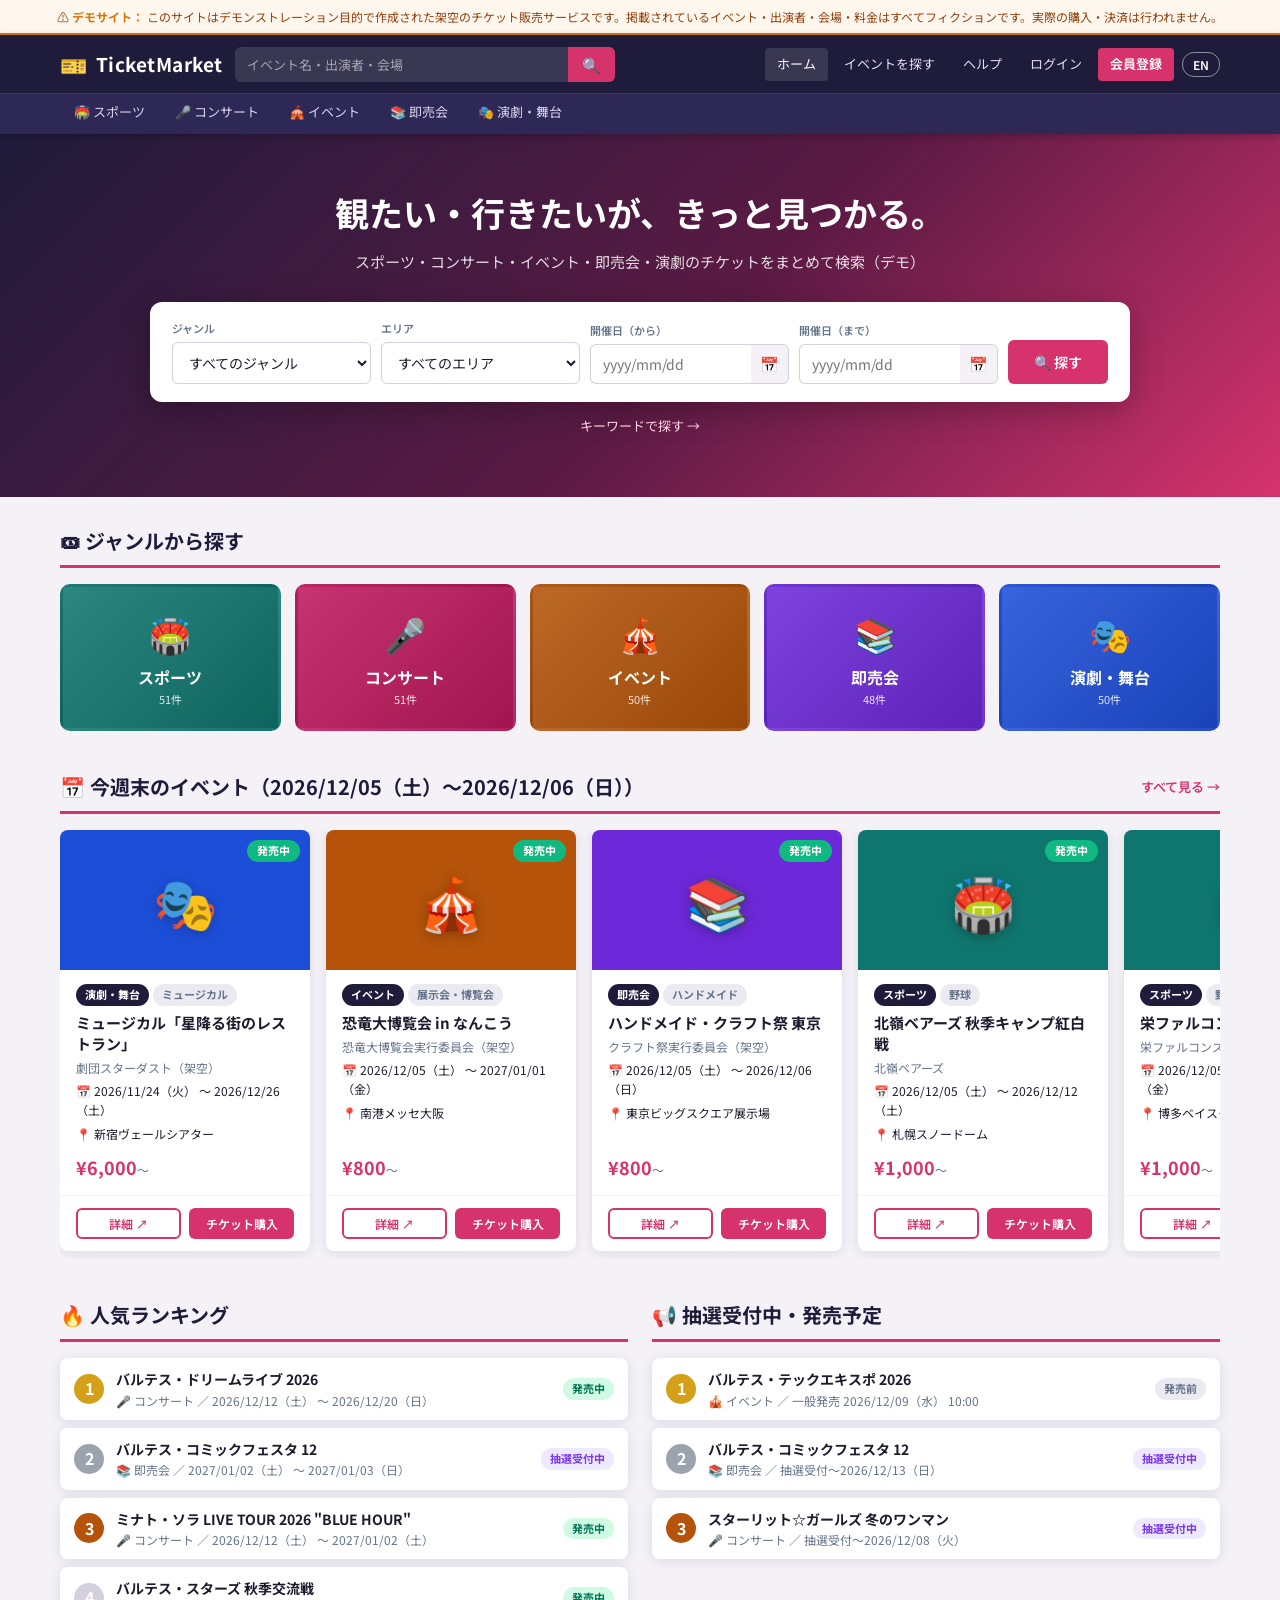
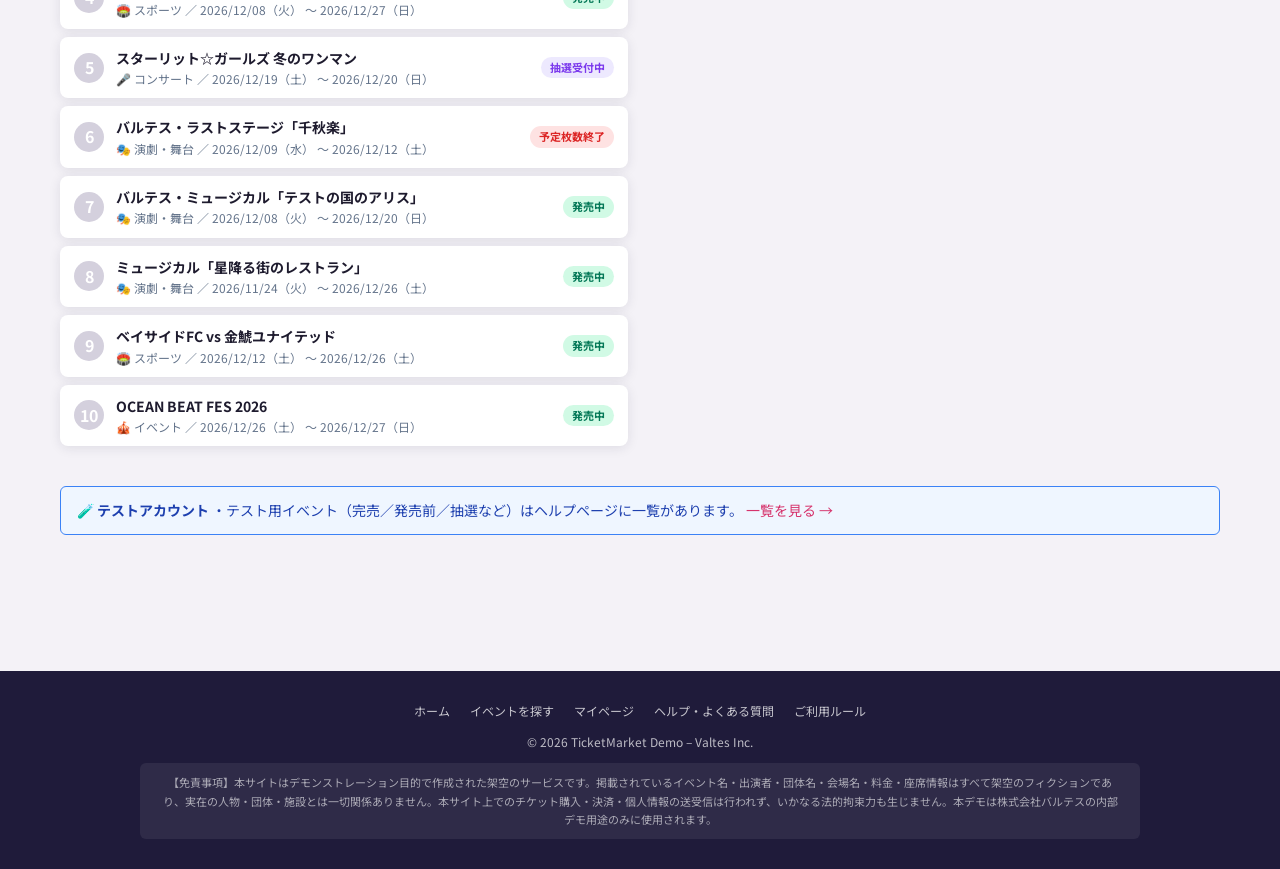
<file: index.html>
<!DOCTYPE html>
<html lang="ja">
<head>
  <meta charset="UTF-8">
  <meta name="viewport" content="width=device-width,initial-scale=1">
  <title>TicketMarket Demo</title>
  <link rel="stylesheet" href="css/style.css">
  <link href="https://fonts.googleapis.com/css2?family=Noto+Sans+JP:wght@400;600;700&display=swap" rel="stylesheet">
</head>
<body>
  <script src="data/master.js"></script>
  <script src="js/app.js"></script>
  <script src="js/i18n.js"></script>
  <script src="js/layout.js"></script>

  <!-- ヒーロー検索 -->
  <section class="hero" id="hero">
    <h1 data-i18n-en="Find tickets for your next experience">観たい・行きたいが、きっと見つかる。</h1>
    <p data-i18n-en="Sports, concerts, events, markets and theater — all in one place (demo)">スポーツ・コンサート・イベント・即売会・演劇のチケットをまとめて検索（デモ）</p>
    <div class="search-box" id="hero-search-box">
      <div class="field">
        <label for="hero-genre" data-i18n-en="Genre">ジャンル</label>
        <select id="hero-genre"><option value="all" data-i18n-en="All Genres">すべてのジャンル</option></select>
      </div>
      <div class="field">
        <label for="hero-area" data-i18n-en="Area">エリア</label>
        <select id="hero-area"><option value="all" data-i18n-en="All Areas">すべてのエリア</option></select>
      </div>
      <div class="field" style="min-width:170px">
        <label for="hero-from" data-i18n-en="Date (from)">開催日（から）</label>
        <div class="date-input-wrap">
          <input type="text" id="hero-from" placeholder="yyyy/mm/dd" maxlength="10" oninput="autoFormatDate(this)">
          <div class="dp-btn" id="hero-from-cal-btn" onclick="openDatePicker('hero-from')">📅</div>
        </div>
      </div>
      <div class="field" style="min-width:170px">
        <label for="hero-to" data-i18n-en="Date (to)">開催日（まで）</label>
        <div class="date-input-wrap">
          <input type="text" id="hero-to" placeholder="yyyy/mm/dd" maxlength="10" oninput="autoFormatDate(this)">
          <div class="dp-btn" id="hero-to-cal-btn" onclick="openDatePicker('hero-to')">📅</div>
        </div>
      </div>
      <button id="btn-hero-search" class="btn btn-primary" style="padding:10px 24px" onclick="heroSearch()" data-i18n-en="🔍 Search">🔍 探す</button>
    </div>
    <div style="margin-top:14px;font-size:13px">
      <a id="link-keyword-search" href="search.html?mode=keyword" style="color:#FFD6E5" data-i18n-en="Search by keyword →">キーワードで探す →</a>
    </div>
  </section>

  <div class="page-wrap">

    <!-- ジャンルから探す -->
    <div class="section" id="section-genres">
      <div class="section-title" data-i18n-en="🎟 Browse by Genre">🎟 ジャンルから探す</div>
      <div class="genre-tiles" id="genre-tiles"></div>
    </div>

    <!-- 今週末のイベント -->
    <div class="section" id="section-weekend">
      <div class="section-title">
        <span id="weekend-title"></span>
        <a class="more" id="link-weekend-more" href="#" data-i18n-en="See all →">すべて見る →</a>
      </div>
      <div class="h-scroll" id="weekend-list"></div>
    </div>

    <div class="two-col" style="margin-bottom:40px">
      <!-- ランキング -->
      <div id="section-ranking">
        <div class="section-title" data-i18n-en="🔥 Popular Ranking">🔥 人気ランキング</div>
        <div class="rank-list" id="rank-list"></div>
      </div>
      <!-- 抽選受付中・発売予定 -->
      <div id="section-notice">
        <div class="section-title" data-i18n-en="📢 Lottery Open / Coming Soon">📢 抽選受付中・発売予定</div>
        <div class="rank-list" id="notice-list"></div>
      </div>
    </div>

    <!-- 最近チェックしたイベント -->
    <div class="section hidden" id="section-history">
      <div class="section-title">
        <span data-i18n-en="👀 Recently Viewed">👀 最近チェックしたイベント</span>
        <a class="more" id="btn-clear-history" href="javascript:void(0)" onclick="clearHistory()" data-i18n-en="Clear history">履歴を消去</a>
      </div>
      <div class="h-scroll" id="history-list"></div>
    </div>

    <div class="alert alert-info" id="demo-info">
      🧪 <strong data-i18n-en="Test accounts">テストアカウント</strong>
      <span data-i18n-en=" and test events (sold-out / coming soon / lottery etc.) are listed on the Help page.">・テスト用イベント（完売／発売前／抽選など）はヘルプページに一覧があります。</span>
      <a id="link-help-accounts" href="help.html#accounts" data-i18n-en="View →">一覧を見る →</a>
    </div>
  </div>

  <script>
    document.addEventListener("DOMContentLoaded", () => {
      buildPage({ title: "", activePage: "home" });
      document.title = I18n.t("TicketMarket Demo｜チケット販売デモサイト", "TicketMarket Demo | Ticketing Demo Site");
      initHeroForm();
      renderGenreTiles();
      renderWeekend();
      renderRanking();
      renderNotice();
      renderHistory();
    });

    function initHeroForm() {
      GENRES.forEach(g => document.getElementById("hero-genre").insertAdjacentHTML("beforeend",
        `<option value="${g.id}">${g.emoji} ${App.genreName(g.id)}</option>`));
      AREAS.forEach(a => document.getElementById("hero-area").insertAdjacentHTML("beforeend",
        `<option value="${a.id}">${App.areaName(a.id)}</option>`));
    }

    function heroSearch() {
      const genre = document.getElementById("hero-genre").value;
      const area  = document.getElementById("hero-area").value;
      const fromRaw = document.getElementById("hero-from").value.trim();
      const toRaw   = document.getElementById("hero-to").value.trim();
      const from = App.parseDateStr(fromRaw), to = App.parseDateStr(toRaw);
      if ((fromRaw && !from) || (toRaw && !to)) { App.showToast(I18n.t("日付は yyyy/mm/dd 形式で入力してください", "Please enter dates as yyyy/mm/dd."), "error"); return; }
      if (from && to && from > to) { App.showToast(I18n.t("開催日（まで）は開催日（から）以降を指定してください", "The end date must be on or after the start date."), "error"); return; }
      const q = new URLSearchParams({ mode: "genredate", genre, area, from, to, run: "1" });
      I18n.go("search.html?" + q.toString());
    }

    function renderGenreTiles() {
      document.getElementById("genre-tiles").innerHTML = GENRES.map(g => {
        const count = EVENTS.filter(e => e.genre === g.id).length;
        return `<div class="genre-tile" id="genre-tile-${g.id}" data-genre="${g.id}" style="background-color:${g.color}"
                  onclick="I18n.go('search.html?mode=genre&genre=${g.id}')">
                  <span class="gt-emoji">${g.emoji}</span>${App.genreName(g.id)}
                  <span class="gt-count">${I18n.t(`${count}件`, `${count} events`)}</span>
                </div>`;
      }).join("");
    }

    // 今週末（直近の土日）。今日が日曜なら今日のみ
    function weekendRange() {
      const t = App.today(), dow = t.getDay();
      const sat = new Date(t); sat.setDate(t.getDate() + (dow === 0 ? -1 : 6 - dow));
      const sun = new Date(sat); sun.setDate(sat.getDate() + 1);
      return { from: App.fmtDate(sat < t ? t : sat), to: App.fmtDate(sun) };
    }

    function renderWeekend() {
      const { from, to } = weekendRange();
      document.getElementById("weekend-title").textContent =
        I18n.t(`📅 今週末のイベント（${App.fmtDateDow(from)}〜${App.fmtDateDow(to)}）`, `📅 This Weekend (${App.fmtDateSlash(from)} - ${App.fmtDateSlash(to)})`);
      document.getElementById("link-weekend-more").href = I18n.urlWith(`search.html?mode=genredate&from=${from}&to=${to}`);
      const list = App.searchEvents({ from, to }).sort((a, b) => b.popularity - a.popularity).slice(0, 10);
      document.getElementById("weekend-list").innerHTML = list.length
        ? list.map(e => eventCardHtml(e, { idPrefix: "weekend-" })).join("")
        : `<div class="alert alert-info">${I18n.t("今週末のイベントはありません。", "No events this weekend.")}</div>`;
    }

    function rankItem(e, i, prefix, meta) {
      const st = App.salesStatus(e);
      return `<div class="rank-item" id="${prefix}-${i + 1}" data-event-id="${e.id}" onclick="I18n.open('event.html?id=${e.id}','_blank')">
                <div class="rank-no">${i + 1}</div>
                <div style="flex:1;min-width:0">
                  <div class="rank-title">${e.title}</div>
                  <div class="rank-meta">${App.genreEmoji(e.genre)} ${App.genreName(e.genre)} ／ ${meta}</div>
                </div>
                <span class="badge ${st.cls}">${st.label}</span>
              </div>`;
    }

    function renderRanking() {
      const list = [...EVENTS].sort((a, b) => b.popularity - a.popularity).slice(0, 10);
      document.getElementById("rank-list").innerHTML = list.map((e, i) => rankItem(e, i, "rank", App.fmtPeriod(e))).join("");
    }

    function renderNotice() {
      const list = EVENTS.filter(e => ["lottery", "before"].includes(App.salesStatus(e).key));
      document.getElementById("notice-list").innerHTML = list.map((e, i) => {
        const st = App.salesStatus(e).key;
        const meta = st === "lottery"
          ? I18n.t(`抽選受付〜${App.fmtDateDow(App.lotteryEndDate(e))}`, `Lottery until ${App.fmtDateSlash(App.lotteryEndDate(e))}`)
          : I18n.t(`一般発売 ${App.fmtDateDow(App.salesStartDate(e))} 10:00`, `On sale ${App.fmtDateSlash(App.salesStartDate(e))} 10:00`);
        return rankItem(e, i, "notice", meta);
      }).join("");
    }

    function renderHistory() {
      const list = App.getHistory();
      if (!list.length) { document.getElementById("section-history").classList.add("hidden"); return; }
      document.getElementById("section-history").classList.remove("hidden");
      document.getElementById("history-list").innerHTML = list.map(e => eventCardHtml(e, { idPrefix: "history-" })).join("");
    }

    function clearHistory() {
      App.clearHistory();
      renderHistory();
      App.showToast(I18n.t("閲覧履歴を消去しました", "Viewing history cleared."), "info");
    }
  </script>
</body>
</html>
</file>
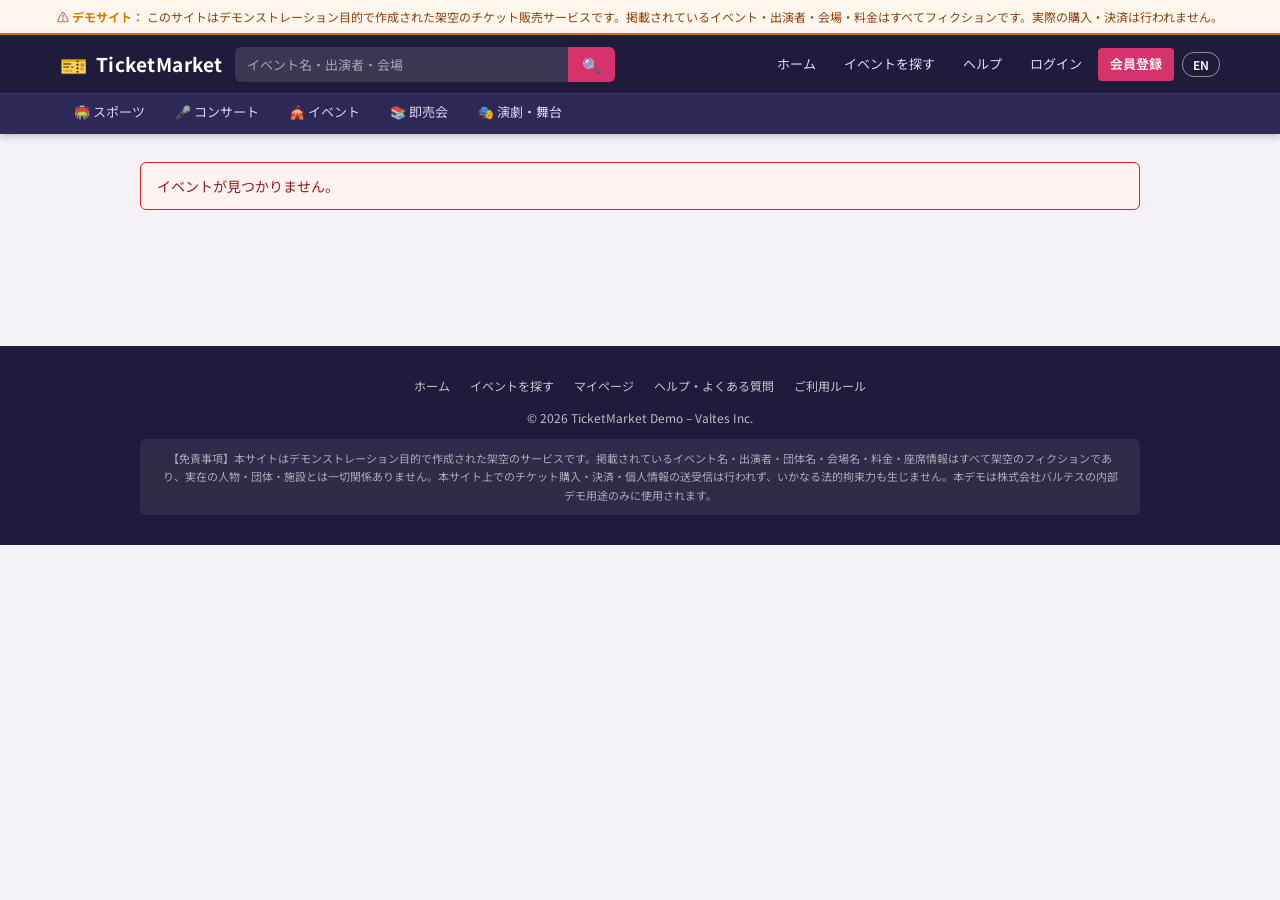
<file: event.html>
<!DOCTYPE html>
<html lang="ja">
<head>
  <meta charset="UTF-8">
  <meta name="viewport" content="width=device-width,initial-scale=1">
  <title>イベント詳細 | TicketMarket Demo</title>
  <link rel="stylesheet" href="css/style.css">
  <link href="https://fonts.googleapis.com/css2?family=Noto+Sans+JP:wght@400;600;700&display=swap" rel="stylesheet">
</head>
<body>
  <script src="data/master.js"></script>
  <script src="js/app.js"></script>
  <script src="js/i18n.js"></script>
  <script src="js/layout.js"></script>

  <div id="event-detail-wrap" class="page-wrap" style="max-width:1040px"></div>

  <script>
    let ev = null;

    document.addEventListener("DOMContentLoaded", () => {
      buildPage({ title: I18n.t("イベント詳細", "Event Details") });
      const id = new URLSearchParams(window.location.search).get("id");
      ev = id && App.getEvent(id);
      if (!ev) {
        document.getElementById("event-detail-wrap").innerHTML =
          `<div class="alert alert-danger" id="event-not-found">${I18n.t("イベントが見つかりません。", "Event not found.")}</div>`;
        return;
      }
      App.addHistory(ev.id);
      window.addEventListener("message", e => {
        if (e.data?.type === "scheduleFrameHeight") {
          const f = document.getElementById("schedule-iframe");
          if (f) f.style.height = (e.data.height + 4) + "px";
        }
      });
      render();
    });

    function render() {
      const e = ev, _t = I18n.t.bind(I18n);
      const st = App.salesStatus(e);
      const isFav = App.isFavorite(e.id);
      const types = App.getTypes(e), seats = App.getSeats(e);
      const venues = [...new Set(e.perfs.map(pf => pf.venue))];
      document.title = `${e.title} | TicketMarket Demo`;

      const buyLabel = { before: _t("発売前", "Coming Soon"), soldout: _t("予定枚数終了", "Sold Out"), closed: _t("受付終了", "Closed"),
                         lottery: _t("抽選に申し込む", "Enter Lottery") }[st.key] || _t("チケットを購入する", "Buy Tickets");
      const buyDisabled = ["before", "soldout", "closed"].includes(st.key);

      const saleInfo = [];
      if (e.saleType === "lottery") {
        saleInfo.push([ "info-lottery-period", _t("抽選受付期間", "Lottery period"), `〜 ${App.fmtDateDow(App.lotteryEndDate(e))} 23:59` ]);
        saleInfo.push([ "info-lottery-result", _t("当落発表", "Results"), `${App.fmtDateDow(App.lotteryResultDate(e))} 15:00` ]);
      }
      if (e.salesStartOffset !== null) saleInfo.push([ "info-sales-start", _t("一般発売日", "On-sale date"), `${App.fmtDateDow(App.salesStartDate(e))} 10:00` ]);

      const notes = [
        _t(`お一人様1申込あたり${e.maxPerOrder}枚まで（同一公演の累計も同様）`, `Up to ${e.maxPerOrder} tickets per order (and per performance in total)`),
        e.cancellable ? _t("キャンセルは公演日の3日前 23:59 まで可能です", "Cancellation is possible until 23:59, 3 days before the performance")
                      : _t("購入後のキャンセル・変更はできません", "No cancellations or changes after purchase"),
        _t("チケットの購入は公演日の前日までです", "Tickets are sold until the day before the performance"),
        e.requireAdult ? _t("子供券のみの購入はできません（大人券が1枚以上必要）", "Child tickets cannot be purchased alone") : null,
        ...e.notes,
      ].filter(Boolean);

      document.getElementById("event-detail-wrap").innerHTML = `
        <div class="breadcrumb" id="breadcrumb">
          <a href="${I18n.urlWith("index.html")}">${_t("ホーム", "Home")}</a><span class="sep">›</span>
          <a href="${I18n.urlWith("search.html?mode=genre&genre=" + e.genre)}" id="bc-genre">${App.genreName(e.genre)}</a><span class="sep">›</span>
          <span>${e.title}</span>
        </div>

        <div class="detail-hero" style="background-color:${App.genreColor(e.genre)}">
          <span class="event-emoji">${App.genreEmoji(e.genre)}</span>
          <span class="tag-ribbon ${st.cls}" id="detail-status-ribbon" data-sales-status="${st.key}" style="font-size:13px;top:16px;right:16px">${st.label}</span>
          <button id="${isFav ? "btn-fav-on" : "btn-fav-off"}" class="btn-fav${isFav ? " on" : ""}" onclick="toggleFav()">${isFav ? _t("♥ お気に入り登録済み", "♥ Saved") : _t("♡ お気に入り", "♡ Favorite")}</button>
        </div>

        <div class="detail-grid">
          <div>
            <div class="event-badges" style="margin-bottom:6px">
              <span class="badge badge-genre" id="detail-genre">${App.genreEmoji(e.genre)} ${App.genreName(e.genre)}</span>
              <span class="badge badge-gray" id="detail-sub">${App.subName(e.sub)}</span>
              ${e.saleType === "lottery" ? `<span class="badge badge-purple" id="detail-lottery-badge">${_t("抽選販売", "Lottery")}</span>` : ""}
              ${e.tags.includes("バルテス") ? `<span class="badge badge-primary">${_t("バルテス（テスト用）", "Valtes (test data)")}</span>` : ""}
            </div>
            <h1 id="event-title" style="font-size:26px;color:var(--accent);line-height:1.4;margin-bottom:4px">${e.title}</h1>
            <div id="event-performer" style="color:var(--gray);margin-bottom:12px">${e.performer}</div>
            <p id="event-desc" style="font-size:15px;line-height:1.8;margin-bottom:18px">${e.desc}</p>
            <dl class="info-list card" style="padding:16px 18px" id="event-info">
              <dt>${_t("開催期間", "Period")}</dt><dd id="info-period">${App.fmtPeriod(e)}（${_t(`全${e.perfs.length}公演`, `${e.perfs.length} performances`)}）</dd>
              <dt>${_t("会場", "Venue")}</dt><dd id="info-venue">${venues.map(v => `${App.venueName(v)} <span class="muted">（${App.getVenue(v).city}）</span>`).join("<br>")}</dd>
              <dt>${_t("エリア", "Area")}</dt><dd id="info-area">${App.eventAreas(e).map(App.areaName).join("・")}</dd>
              <dt>${_t("販売方式", "Sales type")}</dt><dd id="info-sale-type">${e.saleType === "lottery" ? _t("抽選販売", "Lottery") : _t("先着販売", "First come, first served")}</dd>
              ${saleInfo.map(([id, k, v]) => `<dt>${k}</dt><dd id="${id}">${v}</dd>`).join("")}
              <dt>${_t("購入枚数", "Limit")}</dt><dd id="info-max">${_t(`1申込${e.maxPerOrder}枚まで`, `Up to ${e.maxPerOrder} per order`)}</dd>
              <dt>${_t("キャンセル", "Cancellation")}</dt><dd id="info-cancel">${e.cancellable ? _t("公演3日前まで可", "Until 3 days before") : _t("不可", "Not allowed")}</dd>
            </dl>
          </div>

          <div class="buy-box" id="buy-box">
            <div class="muted">${_t("販売状況", "Status")}</div>
            <div style="margin-bottom:10px"><span class="badge ${st.cls}" id="detail-status" data-sales-status="${st.key}" style="font-size:13px">${st.label}</span></div>
            <div class="muted">${_t("料金（税込）", "Price (tax incl.)")}</div>
            <div id="detail-price" style="font-size:24px;font-weight:700;color:var(--primary);margin-bottom:14px">${App.fmtPrice(App.minPrice(e))} 〜 ${App.fmtPrice(App.maxPrice(e))}</div>
            <button id="btn-buy-main" class="btn btn-primary btn-block btn-lg" ${buyDisabled ? "disabled" : ""} onclick="handleBuy('${e.id}')">${buyLabel}</button>
            ${st.key === "before" ? `<div class="alert alert-warn" id="detail-before-msg" style="margin:10px 0 0;font-size:12px">${_t(`一般発売は ${App.fmtDateDow(App.salesStartDate(e))} 10:00 からです`, `On sale from ${App.fmtDateSlash(App.salesStartDate(e))} 10:00`)}</div>` : ""}
            <div class="muted" style="margin-top:8px;text-align:center">${_t("※ 購入にはログインが必要です", "* Login required to purchase")}</div>
          </div>
        </div>

        <!-- 公演カレンダー（iframe） -->
        <div class="card mb-24">
          <div class="card-head">${_t("📅 公演カレンダー", "📅 Performance Calendar")}</div>
          <div style="padding:14px 14px 6px">
            <iframe id="schedule-iframe" src="${I18n.urlWith("schedule-frame.html?id=" + e.id)}" style="width:100%;height:330px;border:none;display:block" scrolling="no" title="${_t("公演カレンダー", "Performance Calendar")}"></iframe>
          </div>
        </div>

        <!-- 公演一覧 -->
        <div class="card mb-24">
          <div class="card-head primary">${_t("🎫 公演一覧・空席状況", "🎫 Performances & Availability")}</div>
          <div class="table-wrap">
            <table class="data-table" id="perf-table">
              <thead><tr>
                <th>${_t("公演日", "Date")}</th><th>${_t("開場／開演", "Doors / Start")}</th><th>${_t("会場", "Venue")}</th>
                <th class="center">${_t("空席", "Avail.")}</th><th></th>
              </tr></thead>
              <tbody id="perf-list">
                ${e.perfs.map(pf => {
                  const av = App.perfAvailability(e, pf);
                  const can = !buyDisabled && av.key !== "soldout" && av.key !== "closed";
                  const txt = { ok: _t("◎ 余裕あり", "◎ Available"), few: _t("△ 残りわずか", "△ Few left"), soldout: _t("× 予定枚数終了", "× Sold out"), closed: _t("- 受付終了", "- Closed") }[av.key];
                  return `<tr data-perf-id="${pf.id}" data-date="${pf.date}" data-start="${pf.start}" data-availability="${av.key}">
                    <td class="perf-date nowrap">${App.fmtDateDow(pf.date)}</td>
                    <td class="perf-time nowrap">${pf.open} ／ <strong>${pf.start}</strong></td>
                    <td class="perf-venue">${App.venueName(pf.venue)}</td>
                    <td class="center perf-avail"><span class="mark mark-${av.key}" style="font-size:13px">${e.saleType === "lottery" && av.key !== "closed" ? _t("抽選受付", "Lottery") : txt}</span></td>
                    <td class="center">${can
                      ? `<button class="btn btn-primary btn-sm" id="btn-perf-${pf.id}" onclick="handleBuy('${e.id}','${pf.id}')">${e.saleType === "lottery" ? _t("申込", "Apply") : _t("選択", "Select")}</button>`
                      : `<span class="muted">-</span>`}</td>
                  </tr>`;
                }).join("")}
              </tbody>
            </table>
          </div>
        </div>

        <!-- 席種・料金 -->
        <div class="card mb-24">
          <div class="card-head">${_t("💴 席種・料金（税込）", "💴 Seats & Prices (tax incl.)")}</div>
          <div class="table-wrap">
            <table class="data-table" id="price-table">
              <thead><tr><th>${_t("席種", "Seat")}</th>${types.map(t => `<th class="num">${App.typeName(t)}</th>`).join("")}</tr></thead>
              <tbody>
                ${seats.map(s => `<tr data-seat="${s.name}">
                  <td class="seat-name" style="font-weight:600">${s.name}</td>
                  ${types.map(t => `<td class="num price-cell" data-seat="${s.name}" data-type="${t}">${s.prices[t] === undefined ? `<span class="muted">${_t("販売なし", "N/A")}</span>` : s.prices[t] === 0 ? _t("無料", "Free") : App.fmtPrice(s.prices[t])}</td>`).join("")}
                </tr>`).join("")}
              </tbody>
            </table>
          </div>
          <div class="muted" style="padding:8px 14px 12px">${_t(`※ 別途システム利用料 ${App.fmtPrice(SYSTEM_FEE)}／枚（有料券のみ）、受取・決済手数料がかかります`, `* A system fee of ${App.fmtPrice(SYSTEM_FEE)} per paid ticket plus pickup/payment fees apply`)}</div>
        </div>

        <!-- 注意事項 -->
        <div class="card mb-24">
          <div class="card-head" style="background:var(--warn)">${_t("⚠️ 注意事項", "⚠️ Notes")}</div>
          <div class="card-body"><ul class="notes-list" id="notes-list">${notes.map(n => `<li>${n}</li>`).join("")}</ul></div>
        </div>
      `;
    }

    function toggleFav() {
      const isFav = App.toggleFavorite(ev.id);
      if (!App.isLoggedIn()) return;
      const btn = document.getElementById(isFav ? "btn-fav-off" : "btn-fav-on");
      btn.id = isFav ? "btn-fav-on" : "btn-fav-off";
      btn.classList.toggle("on", isFav);
      btn.textContent = isFav ? I18n.t("♥ お気に入り登録済み", "♥ Saved") : I18n.t("♡ お気に入り", "♡ Favorite");
      App.showToast(isFav ? I18n.t("お気に入りに追加しました", "Added to favourites") : I18n.t("お気に入りを解除しました", "Removed from favourites"), isFav ? "success" : "info");
    }
  </script>
</body>
</html>
</file>
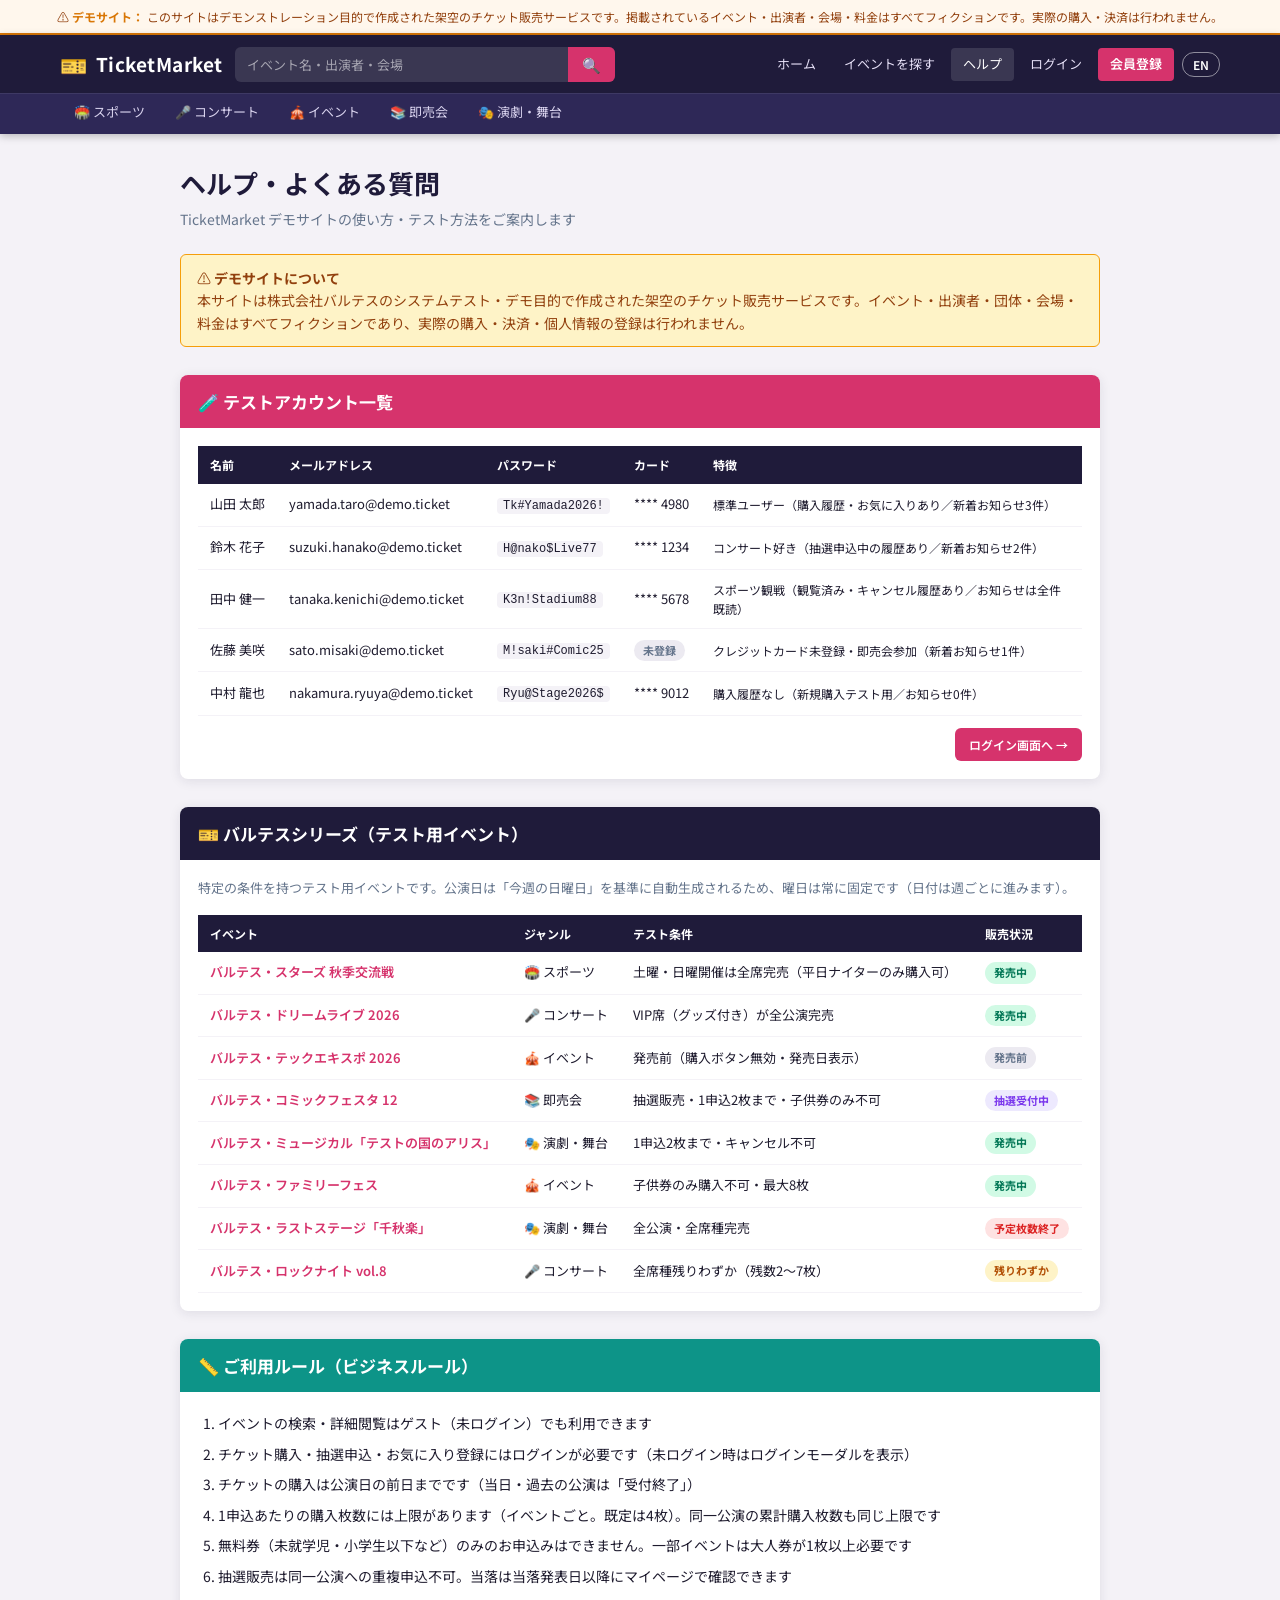
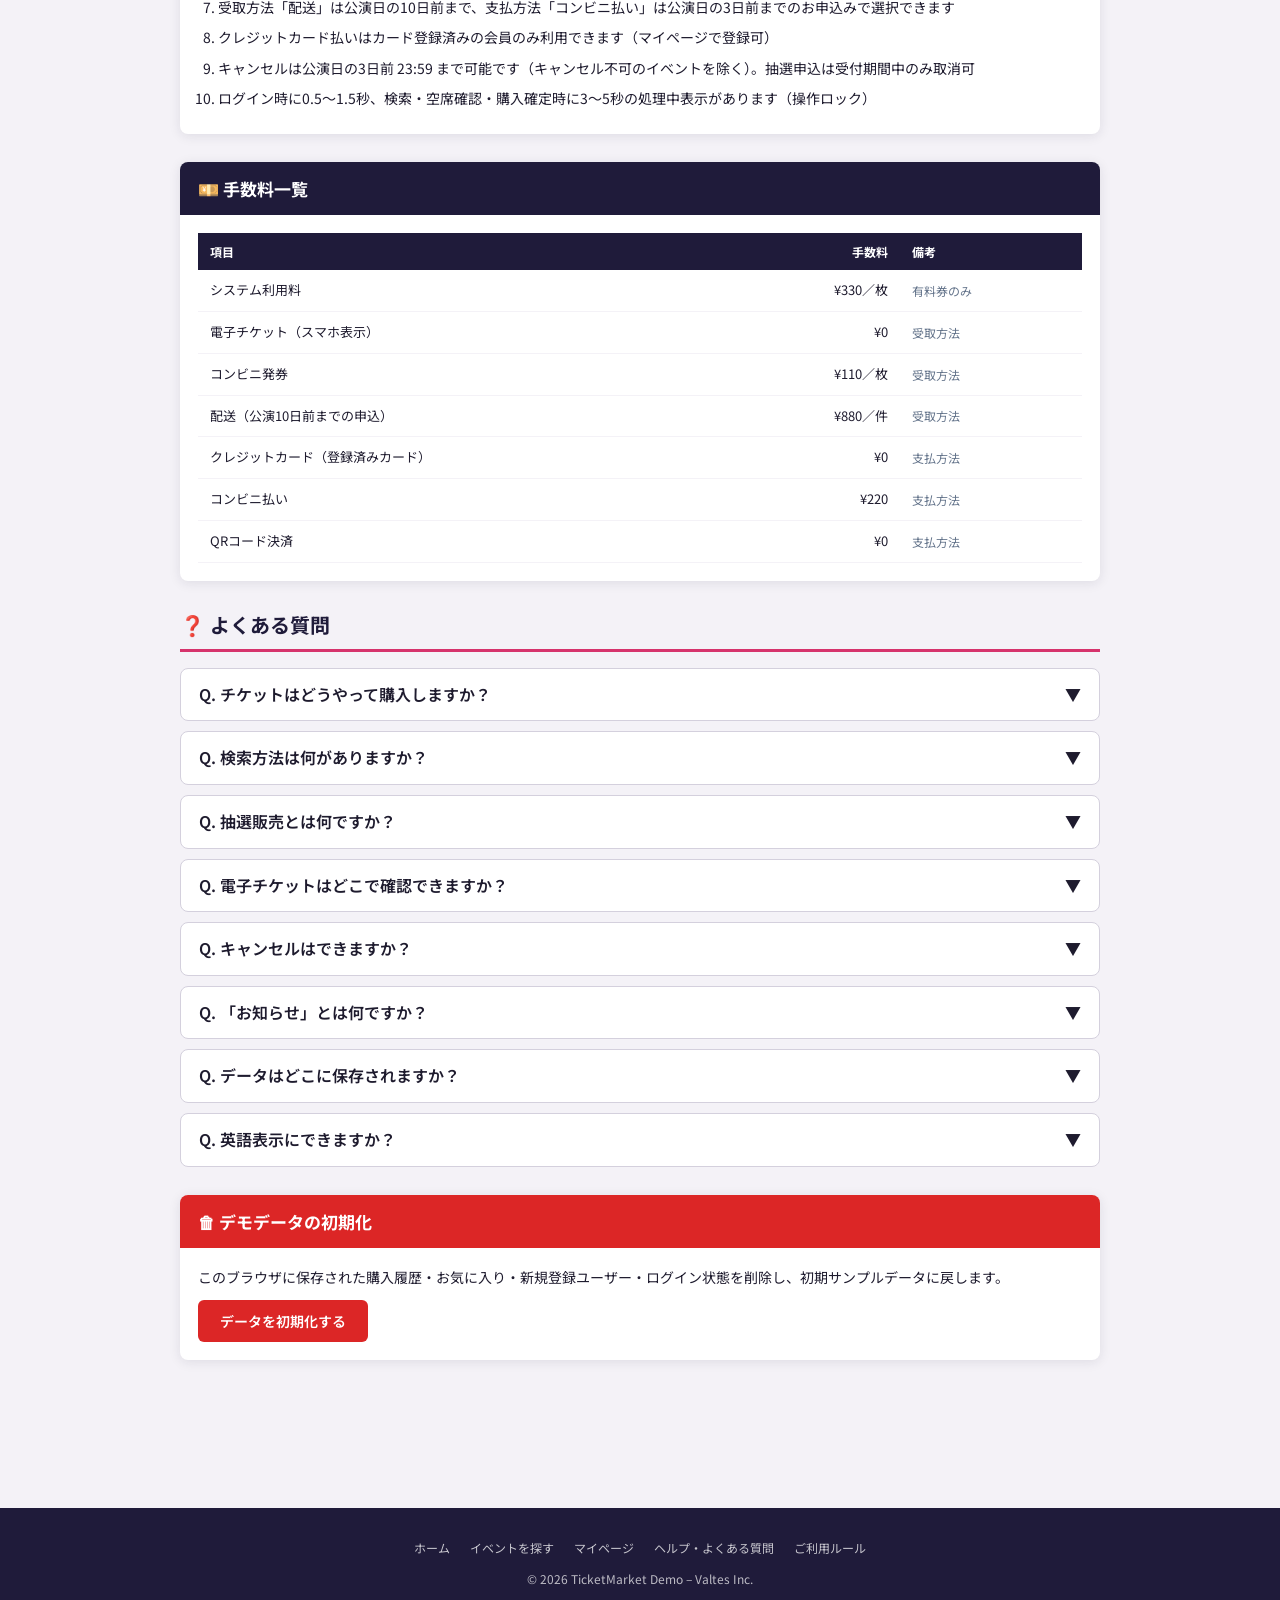
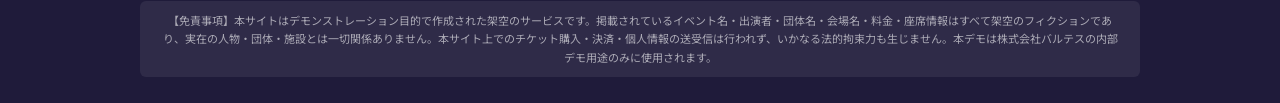
<file: help.html>
<!DOCTYPE html>
<html lang="ja">
<head>
  <meta charset="UTF-8">
  <meta name="viewport" content="width=device-width,initial-scale=1">
  <title>ヘルプ | TicketMarket Demo</title>
  <link rel="stylesheet" href="css/style.css">
  <link href="https://fonts.googleapis.com/css2?family=Noto+Sans+JP:wght@400;600;700&display=swap" rel="stylesheet">
  <style>
    .faq-item { border: 1px solid var(--gray-bd); border-radius: 8px; margin-bottom: 10px; overflow: hidden; background: white; }
    .faq-q { padding: 13px 18px; cursor: pointer; font-weight: 600; display: flex; justify-content: space-between; align-items: center; }
    .faq-q:hover { background: var(--light-bg); }
    .faq-a { padding: 13px 18px; background: var(--gray-lt); font-size: 14px; color: var(--text); line-height: 1.7; display: none; }
    .faq-item.open .faq-a { display: block; }
    .faq-item.open .faq-q { background: var(--light-bg); color: var(--primary); }
    .help-section { margin-bottom: 28px; }
    code { background: var(--gray-lt); padding: 1px 6px; border-radius: 4px; font-size: 12px; }
  </style>
</head>
<body>
  <script src="data/master.js"></script>
  <script src="js/app.js"></script>
  <script src="js/i18n.js"></script>
  <script src="js/layout.js"></script>

  <div class="page-wrap" style="max-width:960px">
    <div class="page-title" data-i18n-en="Help &amp; FAQ">ヘルプ・よくある質問</div>
    <div class="page-subtitle" data-i18n-en="How to use and test the TicketMarket demo site">TicketMarket デモサイトの使い方・テスト方法をご案内します</div>

    <div class="alert alert-warn help-section">
      ⚠️ <strong data-i18n-en="About This Demo Site">デモサイトについて</strong><br>
      <span data-i18n-en="This is a fictitious ticketing service created by Valtes Inc. for system testing and demonstrations. All events, performers, organizations, venues and prices are fictional. No actual purchases, payments or personal data registrations are made.">本サイトは株式会社バルテスのシステムテスト・デモ目的で作成された架空のチケット販売サービスです。イベント・出演者・団体・会場・料金はすべてフィクションであり、実際の購入・決済・個人情報の登録は行われません。</span>
    </div>

    <!-- テストアカウント -->
    <div class="card help-section">
      <div class="card-head primary"><h2 style="font-size:17px" id="accounts" data-i18n-en="🧪 Test Accounts">🧪 テストアカウント一覧</h2></div>
      <div class="card-body table-wrap">
        <table class="data-table" id="account-table" style="min-width:720px">
          <thead><tr>
            <th data-i18n-en="Name">名前</th><th data-i18n-en="Email">メールアドレス</th><th data-i18n-en="Password">パスワード</th>
            <th data-i18n-en="Card">カード</th><th data-i18n-en="Notes">特徴</th>
          </tr></thead>
          <tbody id="account-list"></tbody>
        </table>
        <div style="text-align:right;margin-top:12px"><a href="login.html" id="link-login" class="btn btn-primary btn-sm" data-i18n-en="Go to Log In →">ログイン画面へ →</a></div>
      </div>
    </div>

    <!-- テスト用イベント -->
    <div class="card help-section">
      <div class="card-head"><h2 style="font-size:17px" id="test-events" data-i18n-en="🎫 Valtes Series Events (Test Data)">🎫 バルテスシリーズ（テスト用イベント）</h2></div>
      <div class="card-body table-wrap">
        <p class="muted mb-16" style="font-size:13px" data-i18n-en="Events with specific conditions for testing. Performance dates are generated relative to Sunday of the current week, so weekdays stay fixed.">
          特定の条件を持つテスト用イベントです。公演日は「今週の日曜日」を基準に自動生成されるため、曜日は常に固定です（日付は週ごとに進みます）。
        </p>
        <table class="data-table" id="test-event-table" style="min-width:640px">
          <thead><tr><th data-i18n-en="Event">イベント</th><th data-i18n-en="Genre">ジャンル</th><th data-i18n-en="Test condition">テスト条件</th><th data-i18n-en="Status">販売状況</th></tr></thead>
          <tbody id="test-event-list"></tbody>
        </table>
      </div>
    </div>

    <!-- ご利用ルール -->
    <div class="card help-section">
      <div class="card-head" style="background:var(--success)"><h2 style="font-size:17px" id="rules" data-i18n-en="📏 Business Rules">📏 ご利用ルール（ビジネスルール）</h2></div>
      <div class="card-body">
        <ol class="notes-list" id="rules-list" style="font-size:14px;line-height:1.9"></ol>
      </div>
    </div>

    <!-- 手数料 -->
    <div class="card help-section">
      <div class="card-head"><h2 style="font-size:17px" id="fees" data-i18n-en="💴 Fees">💴 手数料一覧</h2></div>
      <div class="card-body table-wrap">
        <table class="data-table" id="fee-table">
          <thead><tr><th data-i18n-en="Item">項目</th><th class="num" data-i18n-en="Fee">手数料</th><th data-i18n-en="Notes">備考</th></tr></thead>
          <tbody id="fee-list"></tbody>
        </table>
      </div>
    </div>

    <!-- FAQ -->
    <div class="help-section">
      <div class="section-title" id="faq" data-i18n-en="❓ FAQ">❓ よくある質問</div>
      <div id="faq-list"></div>
    </div>

    <!-- データリセット -->
    <div class="card help-section">
      <div class="card-head" style="background:var(--danger)"><h2 style="font-size:17px" id="reset" data-i18n-en="🗑 Reset Demo Data">🗑 デモデータの初期化</h2></div>
      <div class="card-body">
        <p style="font-size:14px;margin-bottom:12px" data-i18n-en="Clears purchases, favourites, registered users and the login session stored in this browser, and restores the initial sample data.">
          このブラウザに保存された購入履歴・お気に入り・新規登録ユーザー・ログイン状態を削除し、初期サンプルデータに戻します。
        </p>
        <button id="btn-reset-data" class="btn btn-danger" onclick="resetData()" data-i18n-en="Reset Data">データを初期化する</button>
      </div>
    </div>
  </div>

  <script>
    document.addEventListener("DOMContentLoaded", () => {
      buildPage({ title: I18n.t("ヘルプ", "Help"), activePage: "help" });
      renderAccounts();
      renderTestEvents();
      renderRules();
      renderFees();
      renderFaq();
      if (location.hash) document.querySelector(location.hash)?.scrollIntoView();
    });

    function renderAccounts() {
      document.getElementById("account-list").innerHTML = USERS.map(u => `
        <tr data-user-id="${u.id}">
          <td class="account-name nowrap">${u.name}</td>
          <td class="account-email">${u.email}</td>
          <td class="account-password"><code>${u.password}</code></td>
          <td class="account-card nowrap">${u.card ? "**** " + u.card : `<span class="badge badge-gray">${I18n.t("未登録", "None")}</span>`}</td>
          <td class="account-note" style="font-size:12px">${u.note}</td>
        </tr>`).join("");
    }

    function renderTestEvents() {
      const cond = {
        e001: I18n.t("土曜・日曜開催は全席完売（平日ナイターのみ購入可）", "Weekend games sold out (weekday only)"),
        e002: I18n.t("VIP席（グッズ付き）が全公演完売", "VIP seats sold out for all shows"),
        e003: I18n.t("発売前（購入ボタン無効・発売日表示）", "Coming soon (buy disabled)"),
        e004: I18n.t("抽選販売・1申込2枚まで・子供券のみ不可", "Lottery, max 2, adult required"),
        e005: I18n.t("1申込2枚まで・キャンセル不可", "Max 2 per order, non-cancellable"),
        e006: I18n.t("子供券のみ購入不可・最大8枚", "Adult ticket required, max 8"),
        e007: I18n.t("全公演・全席種完売", "All performances sold out"),
        e008: I18n.t("全席種残りわずか（残数2〜7枚）", "Few seats left (2-7)"),
      };
      document.getElementById("test-event-list").innerHTML = EVENTS.filter(e => e.tags.includes("バルテス")).map(e => {
        const st = App.salesStatus(e);
        return `<tr data-event-id="${e.id}">
          <td><a href="${I18n.urlWith("event.html?id=" + e.id)}" target="_blank" id="help-event-${e.id}" style="font-weight:600">${e.title}</a></td>
          <td class="nowrap">${App.genreEmoji(e.genre)} ${App.genreName(e.genre)}</td>
          <td style="font-size:13px">${cond[e.id] || ""}</td>
          <td><span class="badge ${st.cls}">${st.label}</span></td></tr>`;
      }).join("");
    }

    function renderRules() {
      const rules = [
        I18n.t("イベントの検索・詳細閲覧はゲスト（未ログイン）でも利用できます", "Searching and viewing events is available to guests"),
        I18n.t("チケット購入・抽選申込・お気に入り登録にはログインが必要です（未ログイン時はログインモーダルを表示）", "Purchases, lottery entries and favourites require login"),
        I18n.t("チケットの購入は公演日の前日までです（当日・過去の公演は「受付終了」）", "Tickets are sold until the day before the performance"),
        I18n.t("1申込あたりの購入枚数には上限があります（イベントごと。既定は4枚）。同一公演の累計購入枚数も同じ上限です", "Each event has a per-order limit (default 4), which also applies cumulatively per performance"),
        I18n.t("無料券（未就学児・小学生以下など）のみのお申込みはできません。一部イベントは大人券が1枚以上必要です", "Free tickets cannot be ordered alone; some events require an adult ticket"),
        I18n.t("抽選販売は同一公演への重複申込不可。当落は当落発表日以降にマイページで確認できます", "Only one lottery entry per performance. Results appear on My Page after the results date"),
        I18n.t("受取方法「配送」は公演日の10日前まで、支払方法「コンビニ払い」は公演日の3日前までのお申込みで選択できます", "Delivery requires 10+ days, convenience store payment requires 3+ days before the performance"),
        I18n.t("クレジットカード払いはカード登録済みの会員のみ利用できます（マイページで登録可）", "Credit card payment requires a registered card (register on My Page)"),
        I18n.t("キャンセルは公演日の3日前 23:59 まで可能です（キャンセル不可のイベントを除く）。抽選申込は受付期間中のみ取消可", "Cancellation is possible until 23:59, 3 days before the performance (except non-cancellable events)"),
        I18n.t("ログイン時に0.5〜1.5秒、検索・空席確認・購入確定時に3〜5秒の処理中表示があります（操作ロック）", "Login shows a 0.5-1.5 second loading overlay; search, availability checks and purchase show 3-5 seconds"),
      ];
      document.getElementById("rules-list").innerHTML = rules.map((r, i) => `<li id="rule-${i + 1}">${r}</li>`).join("");
    }

    function renderFees() {
      const rows = [
        [I18n.t("システム利用料", "System fee"), `${App.fmtPrice(SYSTEM_FEE)}${I18n.t("／枚", "/ticket")}`, I18n.t("有料券のみ", "Paid tickets only")],
        ...RECEIVE_METHODS.map(r => [I18n.t(r.name, r.en), r.feePerTicket ? `${App.fmtPrice(r.feePerTicket)}${I18n.t("／枚", "/ticket")}` : r.feePerOrder ? `${App.fmtPrice(r.feePerOrder)}${I18n.t("／件", "/order")}` : App.fmtPrice(0), I18n.t("受取方法", "Pickup")]),
        ...PAYMENT_METHODS.map(m => [I18n.t(m.name, m.en), App.fmtPrice(m.fee), I18n.t("支払方法", "Payment")]),
      ];
      document.getElementById("fee-list").innerHTML = rows.map(r => `<tr><td>${r[0]}</td><td class="num">${r[1]}</td><td class="muted">${r[2]}</td></tr>`).join("");
    }

    function renderFaq() {
      const faqs = [
        [I18n.t("チケットはどうやって購入しますか？", "How do I buy tickets?"),
         I18n.t("イベント一覧または詳細画面の「チケット購入」→ 公演を選択して「空席状況を確認」→ 席種・券種ごとの枚数を選択 → 購入者情報・受取方法・支払方法を入力 → 内容確認 → 購入確定、の流れです。", "Buy Tickets → choose a performance → Check Availability → select seat and quantities → enter buyer info, pickup and payment → confirm.")],
        [I18n.t("検索方法は何がありますか？", "What search options are there?"),
         I18n.t("「ジャンル・日付で探す」「ジャンルで探す」「キーワードで探す」の3種類です。結果は販売状況で絞り込み、開催日・料金・人気で並び替えできます。", "Genre & Date, Genre only, and Keyword. Results can be filtered by status and sorted by date, price or popularity.")],
        [I18n.t("抽選販売とは何ですか？", "What is a lottery sale?"),
         I18n.t("受付期間内に申し込み、当落発表日に結果が決まる販売方式です。当選した場合のみ決済されます（デモでは当落は自動判定）。", "You apply during the entry period and the results are decided on the results date. Payment occurs only if you win (auto-decided in this demo).")],
        [I18n.t("電子チケットはどこで確認できますか？", "Where can I see my e-tickets?"),
         I18n.t("マイページの「購入チケット」タブで「チケット表示」を押すと、QRコード（デモ）と座席・整理番号を表示します。", 'My Page → My Tickets → "Show Ticket" displays a demo QR code and seat/entry number.')],
        [I18n.t("キャンセルはできますか？", "Can I cancel?"),
         I18n.t("公演日の3日前 23:59 までマイページからキャンセルできます。「キャンセル不可」と記載のイベントはキャンセルできません。", "Yes, until 23:59 three days before the performance, except for non-cancellable events.")],
        [I18n.t("「お知らせ」とは何ですか？", "What are Notices?"),
         I18n.t("キャンペーンや購入・抽選・キャンセルなどのお知らせが届きます。ヘッダーの「🔔 お知らせ」またはマイページの「お知らせ」タブで確認できます。未読のお知らせがあるとお知らせ画面を開いたときに新着モーダルが表示され、「見る」で開封（既読）になります。", 'Campaign, purchase, lottery and cancellation messages are delivered here. Open them from "🔔 Notices" in the header or the Notices tab on My Page. If you have unread notices, a popup appears when you open Notices; "View" opens (marks as read) the notice.')],
        [I18n.t("データはどこに保存されますか？", "Where is data stored?"),
         I18n.t("ブラウザの localStorage（tm_ で始まるキー）に保存されます。ヘルプ下部の「データを初期化する」で初期状態に戻せます。", "In the browser's localStorage (keys starting with tm_). Use \"Reset Data\" below to restore the initial state.")],
        [I18n.t("英語表示にできますか？", "Is English available?"),
         I18n.t("ヘッダーの「EN」ボタン、またはURLに ?lang=en を付けると英語表示になります。", 'Use the "EN" button in the header or add ?lang=en to the URL.')],
      ];
      document.getElementById("faq-list").innerHTML = faqs.map(([q, a], i) => `
        <div class="faq-item" id="faq-${i + 1}">
          <div class="faq-q" onclick="this.parentElement.classList.toggle('open')">Q. ${q}<span>▼</span></div>
          <div class="faq-a">A. ${a}</div>
        </div>`).join("");
    }

    function resetData() {
      if (!confirm(I18n.t("デモデータを初期化しますか？\nこのブラウザの購入履歴・お気に入り・ログイン状態がリセットされます。", "Reset demo data?\nPurchases, favourites and login state in this browser will be cleared."))) return;
      Object.keys(localStorage).filter(k => k.startsWith("tm_")).forEach(k => localStorage.removeItem(k));
      sessionStorage.removeItem("tm_redirect_after_login");
      App.showToast(I18n.t("デモデータを初期化しました", "Demo data has been reset."), "success");
      setTimeout(() => location.reload(), 600);
    }
  </script>
</body>
</html>
</file>
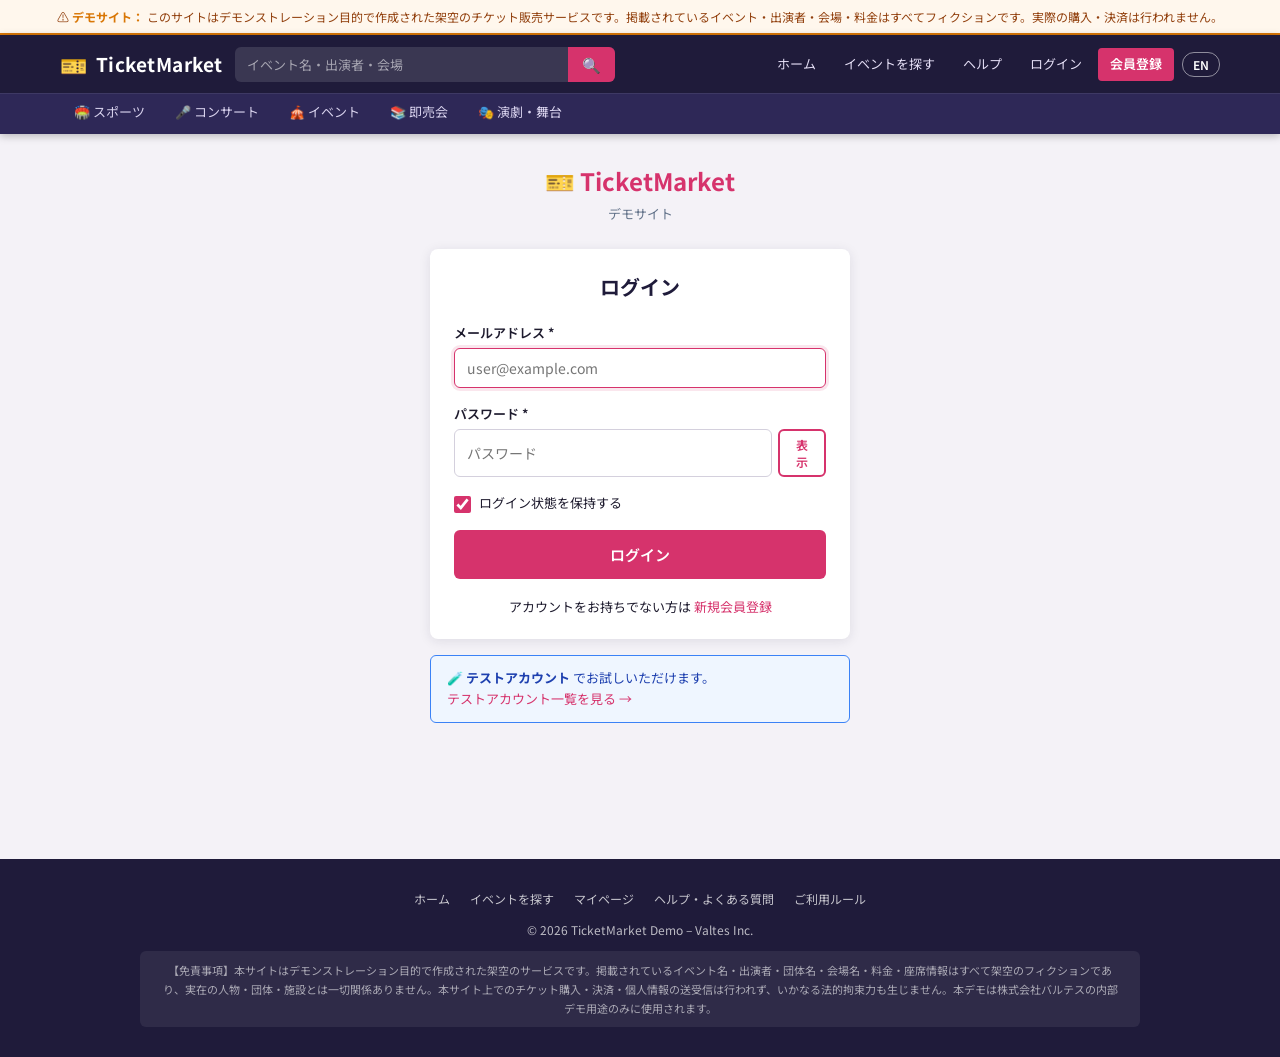
<file: login.html>
<!DOCTYPE html>
<html lang="ja">
<head>
  <meta charset="UTF-8">
  <meta name="viewport" content="width=device-width,initial-scale=1">
  <title>ログイン | TicketMarket Demo</title>
  <link rel="stylesheet" href="css/style.css">
  <link href="https://fonts.googleapis.com/css2?family=Noto+Sans+JP:wght@400;600;700&display=swap" rel="stylesheet">
</head>
<body>
  <script src="data/master.js"></script>
  <script src="js/app.js"></script>
  <script src="js/i18n.js"></script>
  <script src="js/layout.js"></script>

  <div class="page-wrap" style="max-width:460px">
    <div style="text-align:center;margin-bottom:24px">
      <a href="index.html" style="font-size:24px;font-weight:700;color:var(--primary);text-decoration:none">🎫 TicketMarket</a>
      <div class="muted" style="font-size:13px;margin-top:4px" data-i18n-en="Demo Site">デモサイト</div>
    </div>

    <div class="form-section">
      <h2 style="font-size:20px;color:var(--accent);margin-bottom:20px;text-align:center" data-i18n-en="Log In">ログイン</h2>

      <div id="login-err" class="alert alert-danger hidden"></div>

      <div class="form-group mb-16" id="g-email">
        <label for="email" data-i18n-en="Email Address *">メールアドレス *</label>
        <input type="email" id="email" placeholder="user@example.com" autocomplete="email" onkeydown="if(event.key==='Enter')doLogin()">
        <span class="error-msg" data-i18n-en="Please enter your email address">メールアドレスを入力してください</span>
      </div>
      <div class="form-group mb-16" id="g-pw">
        <label for="password" data-i18n-en="Password *">パスワード *</label>
        <div style="display:flex;gap:6px">
          <input type="password" id="password" placeholder="パスワード" data-i18n-ph-en="Password" onkeydown="if(event.key==='Enter')doLogin()">
          <button type="button" id="btn-toggle-pw" class="btn btn-secondary btn-sm" onclick="togglePw()" data-i18n-en="Show">表示</button>
        </div>
        <span class="error-msg" data-i18n-en="Please enter your password">パスワードを入力してください</span>
      </div>
      <label class="check-line mb-16" style="font-size:13px"><input type="checkbox" id="remember-me" checked>
        <span data-i18n-en="Keep me logged in">ログイン状態を保持する</span></label>

      <button id="btn-login" class="btn btn-primary btn-block btn-lg" onclick="doLogin()" data-i18n-en="Log In">ログイン</button>

      <p style="text-align:center;font-size:13px;margin-top:18px">
        <span data-i18n-en="New here?">アカウントをお持ちでない方は</span>
        <a href="register.html" id="link-register" data-i18n-en="Sign Up">新規会員登録</a>
      </p>
    </div>

    <div class="alert alert-info mt-16" style="font-size:13px">
      🧪 <strong data-i18n-en="Test Accounts">テストアカウント</strong><span data-i18n-en=" are available for testing."> でお試しいただけます。</span><br>
      <a href="help.html#accounts" id="link-test-accounts" data-i18n-en="View Test Accounts →">テストアカウント一覧を見る →</a>
    </div>
  </div>

  <script>
    document.addEventListener("DOMContentLoaded", () => {
      buildPage({ title: I18n.t("ログイン", "Log In") });
      if (App.isLoggedIn()) { I18n.go("mypage.html"); return; }
      document.getElementById("email").focus();
    });

    function togglePw() {
      const pw = document.getElementById("password");
      const show = pw.type === "password";
      pw.type = show ? "text" : "password";
      document.getElementById("btn-toggle-pw").textContent = show ? I18n.t("隠す", "Hide") : I18n.t("表示", "Show");
    }

    function doLogin() {
      const email = document.getElementById("email").value.trim();
      const pw = document.getElementById("password").value;
      const errEl = document.getElementById("login-err");
      document.getElementById("g-email").classList.toggle("has-error", !email);
      document.getElementById("g-pw").classList.toggle("has-error", !pw);
      errEl.classList.add("hidden");
      if (!email || !pw) return;

      App.showLoading(I18n.t("ログイン中...", "Logging in..."));
      setTimeout(() => {
        App.hideLoading();
        const res = App.login(email, pw);
        if (!res.ok) { errEl.textContent = res.msg; errEl.classList.remove("hidden"); return; }
        App.showToast(I18n.t(`ようこそ、${res.user.name}さん！`, `Welcome, ${res.user.name}!`), "success");
        const redir = sessionStorage.getItem("tm_redirect_after_login");
        sessionStorage.removeItem("tm_redirect_after_login");
        setTimeout(() => { if (redir) window.location.href = redir; else I18n.go("mypage.html"); }, 500);
      }, App.loadingDelay(500, 1500));  // ログインは0.5〜1.5秒
    }
  </script>
</body>
</html>
</file>
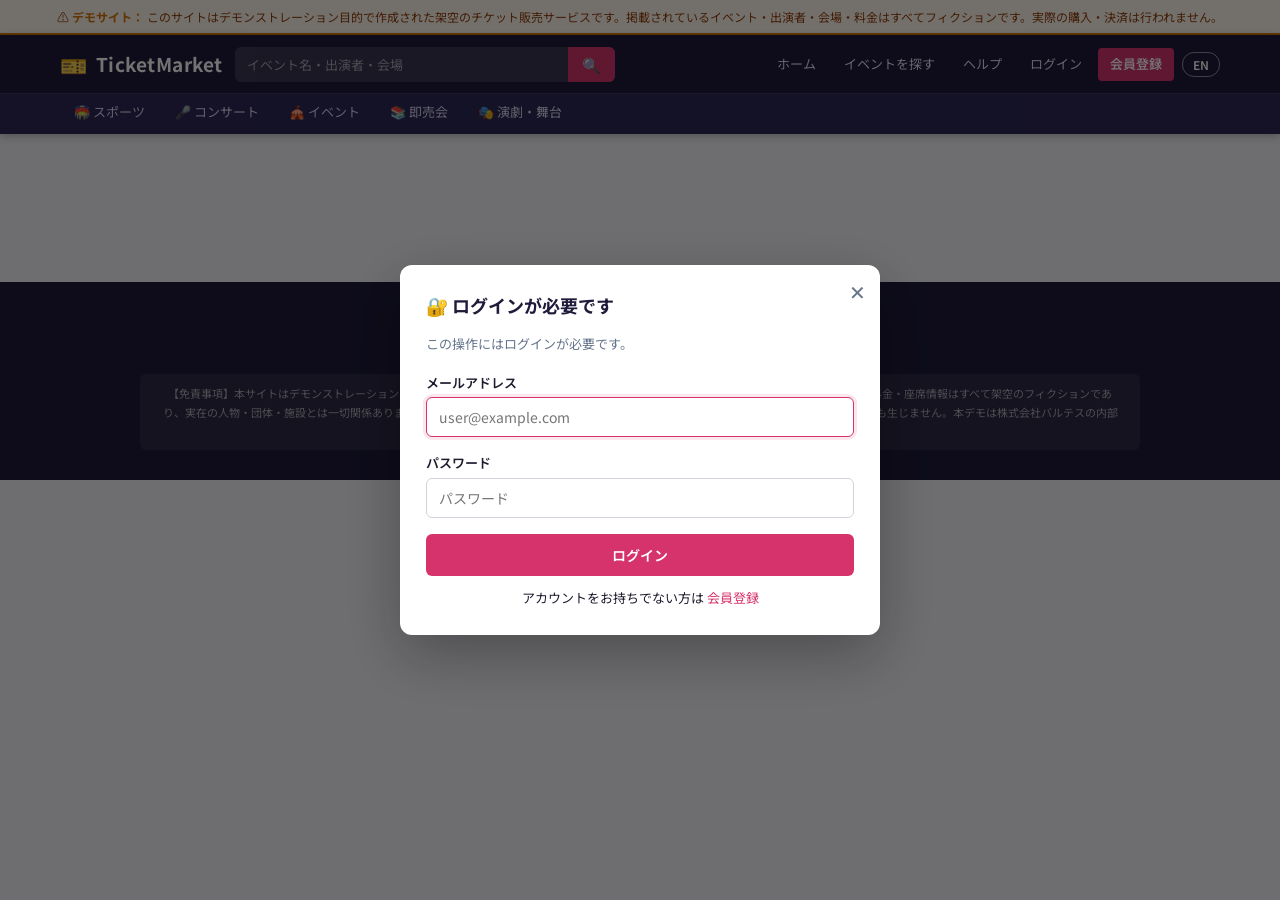
<file: mypage.html>
<!DOCTYPE html>
<html lang="ja">
<head>
  <meta charset="UTF-8">
  <meta name="viewport" content="width=device-width,initial-scale=1">
  <title>マイページ | TicketMarket Demo</title>
  <link rel="stylesheet" href="css/style.css">
  <link href="https://fonts.googleapis.com/css2?family=Noto+Sans+JP:wght@400;600;700&display=swap" rel="stylesheet">
</head>
<body>
  <script src="data/master.js"></script>
  <script src="js/app.js"></script>
  <script src="js/i18n.js"></script>
  <script src="js/layout.js"></script>

  <div class="page-wrap">
    <div id="mypage-content"></div>
  </div>

  <script>
    let currentTab = "profile", orderFilter = "all", noticeFilter = "all", editing = false;
    const TABS = ["profile", "orders", "favorites", "notices"];

    document.addEventListener("DOMContentLoaded", () => {
      buildPage({ title: I18n.t("マイページ", "My Page") });
      if (!App.requireLogin()) return;
      const t = new URLSearchParams(window.location.search).get("tab");
      if (TABS.includes(t)) currentTab = t;
      renderMyPage();
    });

    // 新着モーダル・詳細モーダルで既読になったら件数と一覧を更新
    document.addEventListener("tm:notices-changed", () => {
      if (!App.isLoggedIn() || !document.getElementById("mypage-tabs")) return;
      updateNoticeCounts();
      if (currentTab === "notices") renderNotices();
    });

    function renderMyPage() {
      const u = App.currentUser();
      const orders = App.getOrders(u.id);
      const upcoming = orders.filter(o => ["purchased", "won"].includes(App.orderStatus(o))).length;
      const lottery = orders.filter(o => App.orderStatus(o) === "lottery").length;

      document.getElementById("mypage-content").innerHTML = `
        <div id="user-summary" class="card" style="padding:22px;margin-bottom:24px;display:flex;align-items:center;gap:20px;flex-wrap:wrap">
          <div id="user-avatar" style="width:64px;height:64px;border-radius:50%;background:var(--primary);color:white;font-size:26px;font-weight:700;display:flex;align-items:center;justify-content:center">${u.name.charAt(0)}</div>
          <div>
            <div id="user-name" style="font-size:22px;font-weight:700;color:var(--accent)">${u.name} ${I18n.t("様", "")}</div>
            <div id="user-email" class="muted" style="font-size:13px">${u.email}</div>
          </div>
          <div style="display:flex;gap:20px;margin-left:auto;text-align:center;flex-wrap:wrap">
            <div><div style="font-size:22px;font-weight:700;color:var(--primary)" id="count-upcoming">${upcoming}</div><div class="muted">${I18n.t("予定のチケット", "Upcoming")}</div></div>
            <div><div style="font-size:22px;font-weight:700;color:var(--purple)" id="count-lottery">${lottery}</div><div class="muted">${I18n.t("抽選申込中", "Lottery")}</div></div>
            <div><div style="font-size:22px;font-weight:700;color:#E11D48" id="count-favorites">${App.getFavoriteEvents().length}</div><div class="muted">${I18n.t("お気に入り", "Favourites")}</div></div>
            <div><div style="font-size:22px;font-weight:700;color:var(--warn)" id="count-notices">${App.unreadNoticeCount()}</div><div class="muted">${I18n.t("未読のお知らせ", "Unread")}</div></div>
            <button id="btn-logout" class="btn btn-secondary btn-sm" style="align-self:center" onclick="App.logout()">${I18n.t("ログアウト", "Log Out")}</button>
          </div>
        </div>

        <div class="tabs" id="mypage-tabs">
          <button class="tab-btn" id="tab-profile" onclick="switchTab('profile')">${I18n.t("👤 ユーザー情報", "👤 Profile")}</button>
          <button class="tab-btn" id="tab-orders" onclick="switchTab('orders')">${I18n.t("🎫 購入チケット", "🎫 My Tickets")}</button>
          <button class="tab-btn" id="tab-favorites" onclick="switchTab('favorites')">${I18n.t("❤️ お気に入り", "❤️ Favourites")}</button>
          <button class="tab-btn" id="tab-notices" onclick="switchTab('notices')">${I18n.t("🔔 お知らせ", "🔔 Notices")}<span id="tab-notice-badge" class="notice-badge hidden"></span></button>
        </div>
        <div id="pane-profile"></div>
        <div id="pane-orders" class="hidden"></div>
        <div id="pane-favorites" class="hidden"></div>
        <div id="pane-notices" class="hidden"></div>`;
      updateNoticeCounts();
      switchTab(currentTab);
    }

    function switchTab(tab) {
      currentTab = tab;
      TABS.forEach(t => {
        document.getElementById("tab-" + t).classList.toggle("active", t === tab);
        document.getElementById("pane-" + t).classList.toggle("hidden", t !== tab);
      });
      const url = new URL(window.location.href); url.searchParams.set("tab", tab); history.replaceState(null, "", url);
      if (tab === "profile") renderProfile();
      if (tab === "orders") renderOrders();
      if (tab === "favorites") renderFavorites();
      if (tab === "notices") { renderNotices(); NoticeUI.showNew(); }
    }

    // ══════════ ユーザー情報 ══════════
    function renderProfile() {
      const u = App.currentUser();
      const pane = document.getElementById("pane-profile");
      const fields = [
        ["name",         I18n.t("氏名", "Name"),           u.name],
        ["kana",         I18n.t("氏名（フリガナ）", "Name (Katakana)"), u.kana],
        ["email",        I18n.t("メールアドレス", "Email"), u.email],
        ["phone",        I18n.t("電話番号", "Phone"),       u.phone],
        ["birthdate",    I18n.t("生年月日", "Date of birth"), App.fmtDateSlash(u.birthdate)],
        ["postal",       I18n.t("郵便番号", "Postal code"), u.postal ? "〒" + u.postal : "-"],
        ["address",      I18n.t("住所", "Address"),         u.address || "-"],
        ["card",         I18n.t("登録クレジットカード", "Registered card"), u.card ? `**** **** **** ${u.card}` : I18n.t("未登録", "Not registered")],
        ["member-since", I18n.t("会員登録日", "Member since"), App.fmtDateSlash(u.memberSince)],
      ];
      if (!editing) {
        pane.innerHTML = `
          <div class="form-section" style="max-width:760px">
            <h3>${I18n.t("👤 登録情報", "👤 Account Information")}</h3>
            <table class="confirm-table" id="profile-table">
              ${fields.map(([k, label, v]) => `<tr data-field="${k}"><td>${label}</td><td id="profile-${k}">${v}</td></tr>`).join("")}
            </table>
            <div style="margin-top:18px;text-align:right">
              <button id="btn-edit-profile" class="btn btn-primary" onclick="editing=true;renderProfile()">${I18n.t("✏️ 登録情報を変更する", "✏️ Edit Information")}</button>
            </div>
          </div>`;
        return;
      }
      pane.innerHTML = `
        <div class="form-section" style="max-width:760px">
          <h3>${I18n.t("✏️ 登録情報の変更", "✏️ Edit Account Information")}</h3>
          <div class="form-grid-2">
            ${input("name", I18n.t("氏名", "Name"), u.name, I18n.t("必須項目です", "Required"))}
            ${input("kana", I18n.t("氏名（フリガナ）", "Name (Katakana)"), u.kana, I18n.t("全角カタカナで入力してください", "Full-width katakana only"))}
            ${input("email", I18n.t("メールアドレス", "Email"), u.email, I18n.t("正しいメールアドレスを入力してください", "Invalid email"))}
            ${input("phone", I18n.t("電話番号", "Phone"), u.phone, I18n.t("090-1234-5678 の形式で入力してください", "Format: 090-1234-5678"))}
            ${input("postal", I18n.t("郵便番号", "Postal code"), u.postal, I18n.t("123-4567 の形式で入力してください", "Format: 123-4567"))}
            ${input("address", I18n.t("住所", "Address"), u.address, "")}
            ${input("card", I18n.t("クレジットカード番号（デモ・下4桁のみ保存／空欄で変更なし）", "Card number (demo; only last 4 digits stored / blank = unchanged)"), "", I18n.t("16桁の数字で入力してください", "Enter 16 digits"))}
          </div>
          <div id="profile-err" class="alert alert-danger hidden mt-16"></div>
          <div style="display:flex;gap:12px;justify-content:flex-end;margin-top:18px">
            <button id="btn-cancel-edit" class="btn btn-secondary" onclick="editing=false;renderProfile()">${I18n.t("キャンセル", "Cancel")}</button>
            <button id="btn-save-profile" class="btn btn-primary" onclick="saveProfile()">${I18n.t("保存する", "Save")}</button>
          </div>
        </div>`;
    }

    function input(key, label, val, err) {
      return `<div class="form-group" id="g-pf-${key}" ${key === "address" || key === "card" ? 'style="grid-column:1/-1"' : ""}>
        <label for="pf-${key}">${label}</label>
        <input type="text" id="pf-${key}" value="${(val || "").replace(/"/g, "&quot;")}">
        <span class="error-msg">${err}</span></div>`;
    }

    function saveProfile() {
      const v = k => document.getElementById("pf-" + k).value.trim();
      const d = { name: v("name"), kana: v("kana"), email: v("email"), phone: v("phone"), postal: v("postal"), address: v("address") };
      const card = v("card").replace(/[\s-]/g, "");
      const checks = [
        ["name", !!d.name], ["kana", /^[ァ-ヶー　 ]+$/.test(d.kana)],
        ["email", /^[^\s@]+@[^\s@]+\.[^\s@]+$/.test(d.email)], ["phone", /^0\d{1,4}-\d{1,4}-\d{3,4}$/.test(d.phone)],
        ["postal", !d.postal || /^\d{3}-\d{4}$/.test(d.postal)], ["card", !card || /^\d{16}$/.test(card)],
      ];
      let ok = true;
      checks.forEach(([k, valid]) => { document.getElementById("g-pf-" + k).classList.toggle("has-error", !valid); if (!valid) ok = false; });
      if (!ok) return;
      if (card) d.card = card.slice(-4);
      const res = App.updateProfile(d);
      if (!res.ok) { const el = document.getElementById("profile-err"); el.textContent = res.msg; el.classList.remove("hidden"); return; }
      editing = false;
      App.showToast(I18n.t("登録情報を更新しました", "Your information has been updated."), "success");
      renderMyPage();
    }

    // ══════════ 購入チケット ══════════
    const FILTERS = {
      all:       () => true,
      upcoming:  s => ["purchased", "won"].includes(s),
      lottery:   s => s === "lottery",
      attended:  s => s === "attended",
      cancelled: s => ["cancelled", "lost"].includes(s),
    };

    function renderOrders() {
      const orders = App.getOrders(App.currentUser().id);
      const count = k => orders.filter(o => FILTERS[k](App.orderStatus(o))).length;
      const labels = {
        all: I18n.t("すべて", "All"), upcoming: I18n.t("購入済み・当選", "Upcoming"), lottery: I18n.t("抽選申込中", "Lottery"),
        attended: I18n.t("観覧済み", "Attended"), cancelled: I18n.t("キャンセル・落選", "Cancelled / Lost"),
      };
      document.getElementById("pane-orders").innerHTML = `
        <div class="filter-bar">
          <div class="chips" id="order-filters">
            ${Object.keys(FILTERS).map(k => `<button class="chip${orderFilter === k ? " active" : ""}" id="order-filter-${k}" onclick="orderFilter='${k}';renderOrders()">${labels[k]} (${count(k)})</button>`).join("")}
          </div>
          <select id="order-sort" style="margin-left:auto" onchange="renderOrderList()">
            <option value="date">${I18n.t("公演日が近い順", "Performance date")}</option>
            <option value="created">${I18n.t("購入日が新しい順", "Newest purchase")}</option>
          </select>
        </div>
        <div id="order-list"></div>`;
      renderOrderList();
    }

    function renderOrderList() {
      const sort = document.getElementById("order-sort").value;
      let orders = App.getOrders(App.currentUser().id).filter(o => FILTERS[orderFilter](App.orderStatus(o)));
      orders.sort(sort === "created" ? (a, b) => b.createdAt.localeCompare(a.createdAt)
        : (a, b) => {
          // 今後の公演を近い順 → 過去の公演を新しい順
          const fa = App.daysUntil(a.date) >= 0, fb = App.daysUntil(b.date) >= 0;
          if (fa !== fb) return fa ? -1 : 1;
          return fa ? a.date.localeCompare(b.date) : b.date.localeCompare(a.date);
        });

      const list = document.getElementById("order-list");
      if (!orders.length) {
        list.innerHTML = `<div class="alert alert-info" id="no-orders">${I18n.t("該当するチケットがありません。", "No tickets found.")}
          <a href="${I18n.urlWith("search.html")}" class="btn btn-primary btn-sm" style="margin-left:10px">${I18n.t("イベントを探す", "Find Events")}</a></div>`;
        return;
      }
      const cls = { purchased: "badge-success", won: "badge-success", attended: "badge-gray", lottery: "badge-purple", lost: "badge-gray", cancelled: "badge-danger" };
      list.innerHTML = `
        <div class="table-wrap card">
          <table class="data-table" id="orders-table">
            <thead><tr>
              <th>${I18n.t("注文番号", "Order No.")}</th><th>${I18n.t("イベント", "Event")}</th><th>${I18n.t("公演日時", "Date")}</th>
              <th>${I18n.t("席種・枚数", "Seat / Qty")}</th><th class="num">${I18n.t("合計", "Total")}</th><th>${I18n.t("ステータス", "Status")}</th><th></th>
            </tr></thead>
            <tbody>
              ${orders.map(o => {
                const s = App.orderStatus(o);
                const showTicket = ["purchased", "won", "attended"].includes(s);
                const e = App.getEvent(o.eventId);
                return `<tr data-order-id="${o.id}" data-order-no="${o.orderNo}" data-order-status="${s}">
                  <td class="order-no nowrap" style="font-size:12px;color:var(--primary);font-weight:700">${o.orderNo}</td>
                  <td class="order-event"><span style="cursor:pointer;font-weight:600" onclick="I18n.open('event.html?id=${o.eventId}','_blank')">${o.eventTitle}</span>
                      <div class="muted order-venue">📍 ${o.venueName}</div></td>
                  <td class="order-date nowrap">${App.fmtDateDow(o.date)}<br><span class="muted">${o.start}${I18n.t("開演", "")}</span></td>
                  <td class="order-seat">${o.seatName}<br><span class="muted order-qty">${I18n.t(`${o.qty}枚`, `${o.qty} ticket(s)`)}</span></td>
                  <td class="order-total num" style="font-weight:700">${App.fmtPrice(o.total)}</td>
                  <td><span class="badge ${cls[s]} order-status">${App.orderStatusLabel(s)}</span></td>
                  <td class="nowrap">
                    <button class="btn btn-secondary btn-sm" id="btn-order-detail-${o.orderNo}" onclick="showOrder('${o.id}', false)">${I18n.t("詳細", "Details")}</button>
                    ${showTicket ? `<button class="btn btn-accent btn-sm" id="btn-ticket-${o.orderNo}" onclick="showOrder('${o.id}', true)">${I18n.t("チケット表示", "Show Ticket")}</button>` : ""}
                    ${App.canCancel(o) ? `<button class="btn btn-danger btn-sm" id="btn-cancel-${o.orderNo}" onclick="cancelOrder('${o.id}')">${s === "lottery" ? I18n.t("申込取消", "Withdraw") : I18n.t("キャンセル", "Cancel")}</button>`
                      : (s === "purchased" ? `<div class="muted" id="no-cancel-${o.orderNo}" style="margin-top:2px">${e && !e.cancellable ? I18n.t("キャンセル不可", "Non-cancellable") : I18n.t("キャンセル期限切れ", "Past deadline")}</div>` : "")}
                  </td>
                </tr>`;
              }).join("")}
            </tbody>
          </table>
        </div>
        <div class="muted mt-8">${I18n.t("※ キャンセルは公演日の3日前 23:59 まで（キャンセル不可のイベントを除く）。抽選申込は受付期間中のみ取消できます。", "* Cancellation is available until 23:59, 3 days before the performance (except non-cancellable events). Lottery entries can be withdrawn during the entry period.")}</div>`;
    }

    // QRコード風の模様（デモ用・決定論的）。3隅に位置検出パターン
    function qrHtml(seed) {
      let h = 2166136261, cells = "";
      for (let i = 0; i < 169; i++) {
        h ^= seed.charCodeAt(i % seed.length) + i; h = Math.imul(h, 16777619) >>> 0;
        const r = Math.floor(i / 13), c = i % 13;
        const br = r < 5 ? r : r > 7 ? r - 8 : -1, bc = c < 5 ? c : c > 7 ? c - 8 : -1;
        const finder = br >= 0 && bc >= 0 && !(r > 7 && c > 7);
        const on = finder ? (br === 0 || br === 4 || bc === 0 || bc === 4 || (br === 2 && bc === 2)) : (h >>> 7) & 1;
        cells += `<i class="${on ? "on" : ""}"></i>`;
      }
      return `<div class="qr">${cells}</div>`;
    }

    function showOrder(orderId, ticketFirst) {
      const o = App.getOrder(orderId);
      const s = App.orderStatus(o);
      const rc = RECEIVE_METHODS.find(r => r.key === o.receive), pm = PAYMENT_METHODS.find(m => m.key === o.payment);
      const rows = [
        ["order-no", I18n.t("注文番号", "Order No."), o.orderNo],
        ["status",   I18n.t("ステータス", "Status"), App.orderStatusLabel(s)],
        ["event",    I18n.t("イベント", "Event"), o.eventTitle],
        ["date",     I18n.t("公演日時", "Date & time"), `${App.fmtDateJP(o.date)} ${I18n.t("開場", "Doors")} ${o.open} ／ ${I18n.t("開演", "Start")} ${o.start}`],
        ["venue",    I18n.t("会場", "Venue"), o.venueName],
        ["seat",     I18n.t("席種", "Seat"), o.seatName],
        ["tickets",  I18n.t("券種・枚数", "Tickets"), o.items.map(i => `${App.typeName(i.typeKey)} ${App.fmtPrice(i.price)} × ${i.qty}`).join("<br>")],
        ["receive",  I18n.t("受取方法", "Pickup"), I18n.t(rc.name, rc.en)],
        ["payment",  I18n.t("支払方法", "Payment"), I18n.t(pm.name, pm.en)],
        ["purchased-at", I18n.t("申込日時", "Ordered at"), new Date(o.createdAt).toLocaleString(I18n.isEN() ? "en-US" : "ja-JP")],
        ...(o.lotteryResultDate && o.saleType === "lottery" ? [["lottery-result", I18n.t("当落発表", "Results"), App.fmtDateJP(o.lotteryResultDate)]] : []),
        ["total",    I18n.t("合計金額", "Total"), App.fmtPrice(o.total)],
      ];

      let ticketHtml = "";
      if (["purchased", "won", "attended"].includes(s)) {
        if (o.receive === "eticket") {
          ticketHtml = App.ticketSeats(o).map(t => `
            <div class="eticket" id="eticket-${t.no}" data-ticket-no="${t.no}">
              <div class="eticket-head"><span>🎫 ${I18n.t("電子チケット", "E-Ticket")} ${t.no}/${o.qty}</span><span>${s === "attended" ? I18n.t("使用済み", "Used") : I18n.t("入場時に提示", "Show at entry")}</span></div>
              <div class="eticket-body" style="${s === "attended" ? "opacity:.5" : ""}">
                ${qrHtml(o.orderNo + "-" + t.no)}
                <div style="font-size:13px">
                  <div style="font-weight:700;font-size:14px">${o.eventTitle}</div>
                  <div>${App.fmtDateDow(o.date)} ${o.start}${I18n.t("開演", "")}／${o.venueName}</div>
                  <div>${o.seatName}／${App.typeName(t.typeKey)}</div>
                  <div class="eticket-seat" id="eticket-seat-${t.no}" style="font-size:16px;font-weight:700;color:var(--primary)">${t.label}</div>
                </div>
              </div>
            </div>`).join("");
        } else if (o.receive === "konbini") {
          ticketHtml = `<div class="alert alert-info" id="konbini-info">🏪 ${I18n.t("コンビニ発券", "Convenience store pickup")}<br>
            ${I18n.t("引換票番号", "Pickup No.")}：<strong id="konbini-no">${String(Math.floor(parseInt(o.id.replace(/\D/g, "").slice(-12) || "1") % 9e12 + 1e12))}</strong><br>
            ${I18n.t(`発券開始：${App.fmtDateJP(App.fmtDate(new Date(new Date(o.date + "T00:00:00").getTime() - 7 * 86400000)))} 10:00〜`, `Pickup from ${App.fmtDateSlash(App.fmtDate(new Date(new Date(o.date + "T00:00:00").getTime() - 7 * 86400000)))} 10:00`)}</div>`;
        } else {
          ticketHtml = `<div class="alert alert-info" id="delivery-info">📦 ${I18n.t("配送", "Delivery")}：〒${o.buyer.postal} ${o.buyer.address}<br>
            ${I18n.t(`発送予定：公演日の約7日前（${App.fmtDateJP(App.fmtDate(new Date(new Date(o.date + "T00:00:00").getTime() - 7 * 86400000)))}頃）`, `Ships about 7 days before the performance`)}</div>`;
        }
      }

      const overlay = document.createElement("div");
      overlay.className = "modal-overlay";
      overlay.id = "order-modal";
      overlay.innerHTML = `
        <div class="modal-box wide">
          <button class="modal-close" id="order-modal-close" onclick="document.getElementById('order-modal').remove()">✕</button>
          <div class="modal-title">${ticketFirst ? I18n.t("🎫 チケット表示", "🎫 Your Tickets") : I18n.t("📄 購入内容の詳細", "📄 Order Details")}</div>
          ${ticketFirst ? ticketHtml : ""}
          <table class="confirm-table" id="order-detail-table">
            ${rows.map(([k, label, v]) => `<tr data-field="${k}" class="${k === "total" ? "total-row" : ""}"><td>${label}</td><td id="order-detail-${k}">${v}</td></tr>`).join("")}
          </table>
          ${ticketFirst ? "" : ticketHtml ? `<div class="mt-16">${ticketHtml}</div>` : ""}
          <div style="text-align:right;margin-top:16px"><button class="btn btn-secondary" id="btn-close-order-modal" onclick="document.getElementById('order-modal').remove()">${I18n.t("閉じる", "Close")}</button></div>
        </div>`;
      overlay.addEventListener("click", e => { if (e.target === overlay) overlay.remove(); });
      document.body.appendChild(overlay);
    }

    function cancelOrder(orderId) {
      const o = App.getOrder(orderId);
      const lottery = App.orderStatus(o) === "lottery";
      const msg = lottery
        ? I18n.t(`申込番号 ${o.orderNo} の抽選申込を取り消しますか？`, `Withdraw lottery entry ${o.orderNo}?`)
        : I18n.t(`注文番号 ${o.orderNo} をキャンセルしますか？\nこの操作は取り消せません。`, `Cancel order ${o.orderNo}?\nThis action cannot be undone.`);
      if (!confirm(msg)) return;
      const res = App.cancelOrder(orderId);
      if (res.ok) { App.showToast(lottery ? I18n.t("抽選申込を取り消しました", "Lottery entry withdrawn.") : I18n.t("キャンセルしました", "Order cancelled."), "success"); renderMyPage(); switchTab("orders"); }
      else App.showToast(res.msg, "error");
    }

    // ══════════ お気に入り ══════════
    function renderFavorites() {
      const list = App.getFavoriteEvents();
      const pane = document.getElementById("pane-favorites");
      if (!list.length) {
        pane.innerHTML = `<div class="alert alert-info" id="no-favorites">
          ${I18n.t("まだお気に入りがありません。イベント詳細画面の「♡ お気に入り」ボタンで追加できます。", 'No favourites yet. Use the "♡ Favorite" button on an event page.')}
          <a href="${I18n.urlWith("search.html")}" class="btn btn-primary btn-sm" style="margin-left:10px">${I18n.t("イベントを探す", "Find Events")}</a></div>`;
        return;
      }
      pane.innerHTML = `<div class="event-grid" id="fav-grid">${list.map(e => eventCardHtml(e, { idPrefix: "fav-", favRemove: true })).join("")}</div>`;
    }

    function removeFav(eventId) {
      App.toggleFavorite(eventId);
      App.showToast(I18n.t("お気に入りを解除しました", "Removed from favourites."), "info");
      document.getElementById("count-favorites").textContent = App.getFavoriteEvents().length;
      renderFavorites();
    }

    // ══════════ お知らせ ══════════
    const NOTICE_FILTERS = {
      all:    () => true,
      unread: n => !n.read,
      ...Object.fromEntries(NOTICE_CATEGORIES.map(c => [c.key, n => n.category === c.key])),
    };

    function updateNoticeCounts() {
      const unread = App.unreadNoticeCount();
      document.getElementById("count-notices").textContent = unread;
      const badge = document.getElementById("tab-notice-badge");
      badge.textContent = unread;
      badge.classList.toggle("hidden", !unread);
    }

    function renderNotices() {
      const all = App.getNotices();
      const unread = all.filter(n => !n.read).length;
      const count = k => all.filter(NOTICE_FILTERS[k]).length;
      const labels = {
        all: I18n.t("すべて", "All"), unread: I18n.t("未読", "Unread"),
        ...Object.fromEntries(NOTICE_CATEGORIES.map(c => [c.key, `${c.emoji} ${I18n.t(c.name, c.en)}`])),
      };
      const list = all.filter(NOTICE_FILTERS[noticeFilter]);
      document.getElementById("pane-notices").innerHTML = `
        <div class="filter-bar">
          <div class="chips" id="notice-filters">
            ${Object.keys(NOTICE_FILTERS).map(k => `<button class="chip${noticeFilter === k ? " active" : ""}" id="notice-filter-${k}" onclick="noticeFilter='${k}';renderNotices()">${labels[k]} (${count(k)})</button>`).join("")}
          </div>
          <button id="btn-notice-read-all" class="btn btn-secondary btn-sm" style="margin-left:auto" ${unread ? "" : "disabled"} onclick="readAllNotices()">${I18n.t("すべて既読にする", "Mark all as read")}</button>
        </div>
        ${!list.length
          ? `<div class="alert alert-info" id="no-notices">${all.length ? I18n.t("該当するお知らせはありません。", "No matching notices.") : I18n.t("お知らせはまだありません。", "You have no notices yet.")}</div>`
          : `<div class="card notice-list" id="notice-list">
              ${list.map(n => `
                <div class="notice-item${n.read ? "" : " unread"}" id="notice-${n.id}" data-notice-id="${n.id}" data-category="${n.category}" data-read="${n.read}" onclick="NoticeUI.open('${n.id}')">
                  <span class="notice-dot" title="${n.read ? I18n.t("既読", "Read") : I18n.t("未読", "Unread")}"></span>
                  <div class="notice-item-main">
                    <div class="notice-item-meta">${NoticeUI.categoryBadge(n)}${n.read ? "" : `<span class="badge badge-danger notice-new">NEW</span>`}<span class="muted notice-date">${NoticeUI.fmtDateTime(n.createdAt)}</span></div>
                    <div class="notice-title">${NoticeUI.esc(App.noticeTitle(n))}</div>
                    <div class="notice-snippet muted">${NoticeUI.esc(App.noticeBody(n).replace(/\s+/g, " "))}</div>
                  </div>
                  <span class="notice-arrow">›</span>
                </div>`).join("")}
            </div>`}`;
    }

    function readAllNotices() {
      App.markAllNoticesRead();
      App.showToast(I18n.t("すべてのお知らせを既読にしました", "All notices marked as read."), "success");
      updateNoticeCounts();
      renderNotices();
    }
  </script>
</body>
</html>
</file>
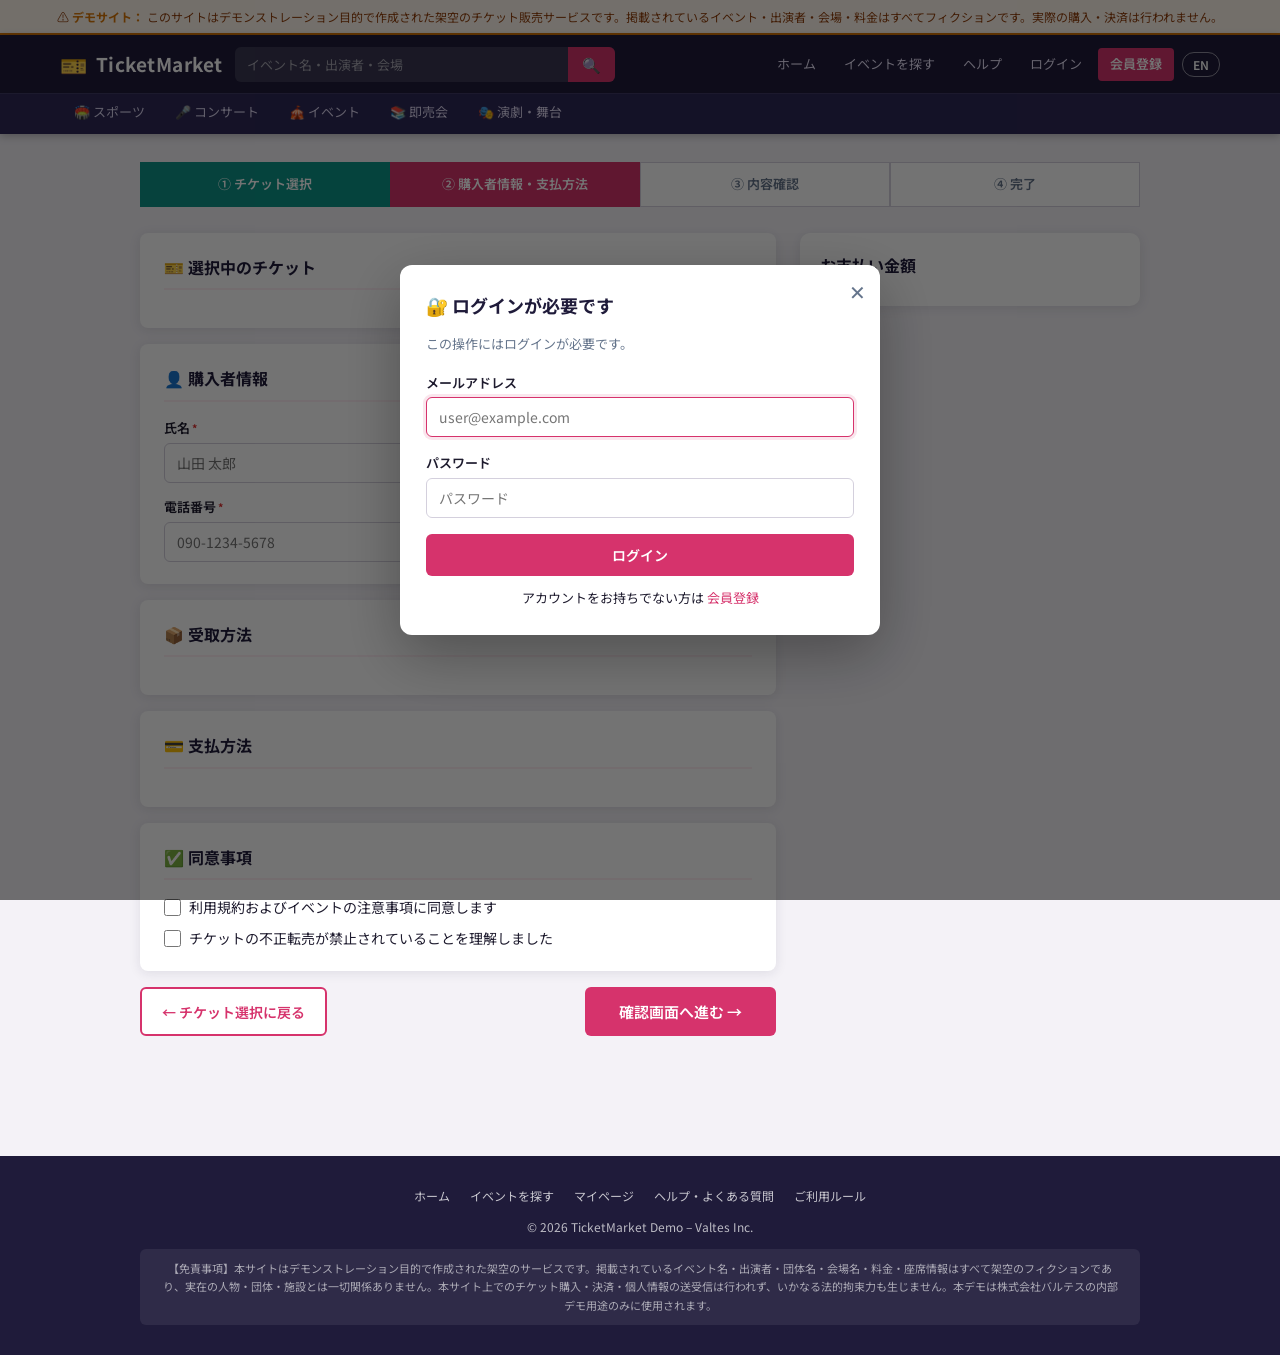
<file: purchase.html>
<!DOCTYPE html>
<html lang="ja">
<head>
  <meta charset="UTF-8">
  <meta name="viewport" content="width=device-width,initial-scale=1">
  <title>購入手続き | TicketMarket Demo</title>
  <link rel="stylesheet" href="css/style.css">
  <link href="https://fonts.googleapis.com/css2?family=Noto+Sans+JP:wght@400;600;700&display=swap" rel="stylesheet">
</head>
<body>
  <script src="data/master.js"></script>
  <script src="js/app.js"></script>
  <script src="js/i18n.js"></script>
  <script src="js/layout.js"></script>

  <div class="page-wrap" style="max-width:1040px">
    <div class="step-bar">
      <div class="step-item done" id="step0-tab" data-i18n-en="① Select Tickets">① チケット選択</div>
      <div class="step-item active" id="step1-tab" data-i18n-en="② Buyer & Payment">② 購入者情報・支払方法</div>
      <div class="step-item" id="step2-tab" data-i18n-en="③ Confirm">③ 内容確認</div>
      <div class="step-item" id="step3-tab" data-i18n-en="④ Complete">④ 完了</div>
    </div>

    <!-- STEP 1 : 購入者情報・受取・支払 -->
    <div id="step1">
      <div class="two-col-main">
        <div>
          <div class="form-section mb-16">
            <h3 data-i18n-en="🎫 Selected Tickets">🎫 選択中のチケット</h3>
            <div id="cart-summary"></div>
          </div>

          <div class="form-section mb-16">
            <h3 data-i18n-en="👤 Buyer Information">👤 購入者情報</h3>
            <div class="form-grid-2">
              <div class="form-group" id="g-name">
                <label for="p-name"><span data-i18n-en="Full Name">氏名</span><span class="req">*</span></label>
                <input type="text" id="p-name" placeholder="山田 太郎" data-i18n-ph-en="Full name">
                <span class="error-msg" data-i18n-en="Required">必須項目です</span>
              </div>
              <div class="form-group" id="g-kana">
                <label for="p-kana"><span data-i18n-en="Name (Katakana)">氏名（フリガナ）</span><span class="req">*</span></label>
                <input type="text" id="p-kana" placeholder="ヤマダ タロウ">
                <span class="error-msg" data-i18n-en="Please enter in full-width katakana">全角カタカナで入力してください</span>
              </div>
              <div class="form-group" id="g-phone">
                <label for="p-phone"><span data-i18n-en="Phone">電話番号</span><span class="req">*</span></label>
                <input type="tel" id="p-phone" placeholder="090-1234-5678">
                <span class="error-msg" data-i18n-en="Format: 090-1234-5678">090-1234-5678 の形式で入力してください</span>
              </div>
              <div class="form-group" id="g-email">
                <label for="p-email"><span data-i18n-en="Email">メールアドレス</span><span class="req">*</span></label>
                <input type="email" id="p-email" placeholder="user@example.com">
                <span class="error-msg" data-i18n-en="Please enter a valid email address">正しいメールアドレスを入力してください</span>
              </div>
            </div>
          </div>

          <div class="form-section mb-16">
            <h3 data-i18n-en="📦 Ticket Pickup Method">📦 受取方法</h3>
            <div class="radio-cards" id="receive-list"></div>
            <div id="delivery-fields" class="form-grid-2 mt-16 hidden">
              <div class="form-group" id="g-postal">
                <label for="p-postal"><span data-i18n-en="Postal Code">郵便番号</span><span class="req">*</span></label>
                <input type="text" id="p-postal" placeholder="123-4567" maxlength="8">
                <span class="error-msg" data-i18n-en="Format: 123-4567">123-4567 の形式で入力してください</span>
              </div>
              <div class="form-group" id="g-address" style="grid-column:1/-1">
                <label for="p-address"><span data-i18n-en="Address">住所</span><span class="req">*</span></label>
                <input type="text" id="p-address" placeholder="東京都千代田区…">
                <span class="error-msg" data-i18n-en="Required">必須項目です</span>
              </div>
            </div>
          </div>

          <div class="form-section mb-16">
            <h3 data-i18n-en="💳 Payment Method">💳 支払方法</h3>
            <div id="lottery-pay-note" class="alert alert-info hidden" data-i18n-en="For lottery entries, payment is made only if you win.">抽選申込の場合、当選時のみ決済されます。</div>
            <div class="radio-cards" id="payment-list"></div>
          </div>

          <div class="form-section mb-16" id="agree-section">
            <h3 data-i18n-en="✅ Agreement">✅ 同意事項</h3>
            <label class="check-line mb-8" id="g-agree-terms"><input type="checkbox" id="agree-terms" onchange="updateFees()">
              <span data-i18n-en="I agree to the Terms of Use and the event notes.">利用規約およびイベントの注意事項に同意します</span></label>
            <label class="check-line" id="g-agree-resale"><input type="checkbox" id="agree-resale" onchange="updateFees()">
              <span data-i18n-en="I understand that unauthorized resale of tickets is prohibited.">チケットの不正転売が禁止されていることを理解しました</span></label>
          </div>

          <div id="err-step1" class="alert alert-danger hidden"></div>
          <div style="display:flex;gap:12px;justify-content:space-between;flex-wrap:wrap">
            <button id="btn-back-select" class="btn btn-secondary" onclick="backToSelect()" data-i18n-en="← Back to Ticket Selection">← チケット選択に戻る</button>
            <button id="btn-confirm" class="btn btn-primary btn-lg" onclick="goToStep2()" data-i18n-en="Review Order →">確認画面へ進む →</button>
          </div>
        </div>

        <!-- 料金サマリー -->
        <div class="buy-box" id="fee-box">
          <div style="font-weight:700;color:var(--accent);margin-bottom:8px" data-i18n-en="Price Summary">お支払い金額</div>
          <div class="price-summary" id="fee-summary"></div>
        </div>
      </div>
    </div>

    <!-- STEP 2 : 内容確認 -->
    <div id="step2" class="hidden">
      <div class="form-section mb-16">
        <h3 id="confirm-heading" data-i18n-en="✅ Please Confirm Your Order">✅ ご購入内容の確認</h3>
        <table class="confirm-table" id="confirm-table"></table>
      </div>
      <div id="err-step2" class="alert alert-danger hidden"></div>
      <div style="display:flex;gap:12px;justify-content:space-between;flex-wrap:wrap">
        <button id="btn-back" class="btn btn-secondary" onclick="backToStep1()" data-i18n-en="← Edit">← 入力内容を修正する</button>
        <button id="btn-complete" class="btn btn-success btn-lg" onclick="completeOrder()"></button>
      </div>
    </div>

    <!-- STEP 3 : 完了 -->
    <div id="step3" class="hidden">
      <div class="form-section" style="text-align:center;padding:36px 28px">
        <div style="font-size:60px;margin-bottom:10px" id="complete-icon">🎉</div>
        <h2 style="font-size:24px;color:var(--success);margin-bottom:8px" id="complete-title"></h2>
        <p class="muted" style="font-size:14px" id="complete-message"></p>
        <div class="order-no-box">
          <div class="label" id="complete-no-label"></div>
          <div class="number" id="complete-no"></div>
        </div>
        <div id="complete-summary" style="text-align:left;margin:18px 0"></div>
        <div style="display:flex;gap:12px;justify-content:center;flex-wrap:wrap">
          <a href="mypage.html?tab=orders" id="link-mypage-orders" class="btn btn-primary" data-i18n-en="View Purchased Tickets">購入チケットを確認する</a>
          <a href="index.html" id="link-home" class="btn btn-secondary" data-i18n-en="Back to Home">トップに戻る</a>
        </div>
      </div>
    </div>
  </div>

  <script>
    let cart = null, ev = null, perf = null, seat = null, form = {};

    document.addEventListener("DOMContentLoaded", () => {
      buildPage({ title: I18n.t("購入手続き", "Checkout") });
      if (!App.requireLogin()) return;

      cart = App.loadCart();
      ev = cart && App.getEvent(cart.eventId);
      perf = ev && App.getPerf(ev, cart.perfId);
      seat = ev && App.getSeat(ev, cart.seatKey);
      if (!ev || !perf || !seat) { I18n.go("search.html"); return; }

      const lottery = ev.saleType === "lottery";
      if (lottery) {
        document.getElementById("lottery-pay-note").classList.remove("hidden");
        document.title = I18n.t("抽選申込 | TicketMarket Demo", "Lottery Entry | TicketMarket Demo");
      }
      document.getElementById("btn-complete").textContent = lottery ? I18n.t("抽選に申し込む ✔", "Submit Lottery Entry ✔") : I18n.t("購入を確定する ✔", "Confirm Purchase ✔");

      renderCartSummary();
      renderRadios();
      prefill();
      updateFees();
    });

    function renderCartSummary() {
      document.getElementById("cart-summary").innerHTML = `
        <div style="display:flex;gap:14px;align-items:flex-start;flex-wrap:wrap">
          <div style="font-size:38px;background:${App.genreColor(ev.genre)};border-radius:10px;width:64px;height:64px;display:flex;align-items:center;justify-content:center">${App.genreEmoji(ev.genre)}</div>
          <div style="flex:1;min-width:200px">
            <div style="font-size:16px;font-weight:700" id="cart-event">${ev.title}</div>
            <div class="muted" id="cart-date">📅 ${App.fmtDateJP(perf.date)} ${I18n.t("開場", "Doors")} ${perf.open} ／ ${I18n.t("開演", "Start")} ${perf.start}</div>
            <div class="muted" id="cart-venue">📍 ${App.venueName(perf.venue)}</div>
            <div style="margin-top:6px"><span class="badge badge-primary" id="cart-seat">${seat.name}</span></div>
            <table class="data-table mt-8" id="cart-items">
              ${cart.items.map(i => `<tr data-type="${i.typeKey}"><td>${App.typeName(i.typeKey)}</td><td class="num">${i.price === 0 ? I18n.t("無料", "Free") : App.fmtPrice(i.price)}</td><td class="num">× ${i.qty}</td><td class="num"><strong>${App.fmtPrice(i.price * i.qty)}</strong></td></tr>`).join("")}
            </table>
          </div>
        </div>`;
    }

    function renderRadios() {
      const u = App.currentUser();
      const days = App.daysUntil(perf.date);
      document.getElementById("receive-list").innerHTML = RECEIVE_METHODS.map((r, i) => {
        const disabled = r.minDays && days < r.minDays;
        const fee = r.feePerTicket ? I18n.t(`手数料 ${App.fmtPrice(r.feePerTicket)}/枚`, `${App.fmtPrice(r.feePerTicket)}/ticket`)
                  : r.feePerOrder ? I18n.t(`送料 ${App.fmtPrice(r.feePerOrder)}`, `Shipping ${App.fmtPrice(r.feePerOrder)}`) : I18n.t("手数料無料", "No fee");
        return `<label class="radio-card${disabled ? " disabled" : ""}${i === 0 ? " selected" : ""}" id="rc-receive-${r.key}">
          <input type="radio" name="receive" id="receive-${r.key}" value="${r.key}" ${disabled ? "disabled" : ""} ${i === 0 ? "checked" : ""} onchange="onRadio()">
          <span>${I18n.t(r.name, r.en)}${disabled ? `<span class="rc-note">${I18n.t(`公演日まで${r.minDays}日未満のため選択できません`, `Unavailable within ${r.minDays} days of the performance`)}</span>` : ""}</span>
          <span class="rc-fee">${fee}</span></label>`;
      }).join("");

      document.getElementById("payment-list").innerHTML = PAYMENT_METHODS.map(m => {
        let note = "", disabled = false;
        if (m.key === "credit" && !u.card) { disabled = true; note = I18n.t("登録済みのカードがありません", "No registered card"); }
        if (m.key === "konbini" && days < 3) { disabled = true; note = I18n.t("公演3日前を過ぎているため選択できません", "Unavailable within 3 days of the performance"); }
        const detail = m.key === "credit" && u.card ? `<span class="muted" id="registered-card"> （**** **** **** ${u.card}）</span>` : "";
        return `<label class="radio-card${disabled ? " disabled" : ""}" id="rc-payment-${m.key}">
          <input type="radio" name="payment" id="payment-${m.key}" value="${m.key}" ${disabled ? "disabled" : ""} onchange="onRadio()">
          <span>${I18n.t(m.name, m.en)}${detail}${note ? `<span class="rc-note">${note}</span>` : ""}</span>
          <span class="rc-fee">${m.fee ? I18n.t(`手数料 ${App.fmtPrice(m.fee)}`, `Fee ${App.fmtPrice(m.fee)}`) : I18n.t("手数料無料", "No fee")}</span></label>`;
      }).join("");
      // 選択可能な最初の支払方法を初期選択
      const firstPay = document.querySelector('input[name="payment"]:not(:disabled)');
      if (firstPay) firstPay.checked = true;
      onRadio();
    }

    function onRadio() {
      document.querySelectorAll(".radio-card").forEach(c => c.classList.toggle("selected", !!c.querySelector("input:checked")));
      const receive = document.querySelector('input[name="receive"]:checked')?.value;
      document.getElementById("delivery-fields").classList.toggle("hidden", receive !== "delivery");
      updateFees();
    }

    function prefill() {
      const u = App.currentUser();
      document.getElementById("p-name").value = u.name || "";
      document.getElementById("p-kana").value = u.kana || "";
      document.getElementById("p-phone").value = u.phone || "";
      document.getElementById("p-email").value = u.email || "";
      document.getElementById("p-postal").value = u.postal || "";
      document.getElementById("p-address").value = u.address || "";
    }

    function selected() {
      return {
        receive: document.querySelector('input[name="receive"]:checked')?.value || "",
        payment: document.querySelector('input[name="payment"]:checked')?.value || "",
      };
    }

    function feeRows(f) {
      return [
        ["subtotal", I18n.t("チケット代金", "Tickets"), f.subtotal],
        ["system",   I18n.t(`システム利用料（${f.paidQty}枚）`, `System fee (${f.paidQty})`), f.system],
        ["issue",    I18n.t("発券手数料", "Issuing fee"), f.issue],
        ["delivery", I18n.t("配送料", "Shipping"), f.delivery],
        ["payment",  I18n.t("決済手数料", "Payment fee"), f.payment],
      ];
    }

    function updateFees() {
      const { receive, payment } = selected();
      const f = App.calcFees(cart.items, receive, payment);
      document.getElementById("fee-summary").innerHTML =
        feeRows(f).map(([k, label, v]) => `<div class="ps-row" id="fee-row-${k}"><span>${label}</span><span id="fee-${k}">${App.fmtPrice(v)}</span></div>`).join("") +
        `<div class="ps-total"><span>${I18n.t("合計", "Total")}</span><span id="fee-total">${App.fmtPrice(f.total)}</span></div>`;
      return f;
    }

    function goToStep2() {
      const v = id => document.getElementById(id).value.trim();
      const { receive, payment } = selected();
      form = { name: v("p-name"), kana: v("p-kana"), phone: v("p-phone"), email: v("p-email"), postal: v("p-postal"), address: v("p-address"), receive, payment };

      const checks = [
        ["g-name",  !!form.name],
        ["g-kana",  /^[ァ-ヶー　 ]+$/.test(form.kana)],
        ["g-phone", /^0\d{1,4}-\d{1,4}-\d{3,4}$/.test(form.phone)],
        ["g-email", /^[^\s@]+@[^\s@]+\.[^\s@]+$/.test(form.email)],
      ];
      if (receive === "delivery") checks.push(["g-postal", /^\d{3}-\d{4}$/.test(form.postal)], ["g-address", !!form.address]);
      let ok = true;
      ["g-name", "g-kana", "g-phone", "g-email", "g-postal", "g-address"].forEach(id => document.getElementById(id).classList.remove("has-error"));
      checks.forEach(([id, valid]) => { if (!valid) { document.getElementById(id).classList.add("has-error"); ok = false; } });

      const errs = [];
      if (!ok) errs.push(I18n.t("入力内容に誤りがあります。赤枠の項目をご確認ください。", "Please correct the highlighted fields."));
      if (!receive) errs.push(I18n.t("受取方法を選択してください。", "Please select a pickup method."));
      if (!payment) errs.push(I18n.t("支払方法を選択してください。", "Please select a payment method."));
      if (!document.getElementById("agree-terms").checked) errs.push(I18n.t("利用規約・注意事項への同意が必要です。", "You must agree to the Terms of Use."));
      if (!document.getElementById("agree-resale").checked) errs.push(I18n.t("不正転売禁止への同意が必要です。", "You must acknowledge the resale prohibition."));
      const errEl = document.getElementById("err-step1");
      if (errs.length) { errEl.innerHTML = errs.join("<br>"); errEl.classList.remove("hidden"); window.scrollTo(0, document.body.scrollHeight); return; }
      errEl.classList.add("hidden");

      renderConfirm();
      showStep(2);
    }

    function renderConfirm() {
      const f = App.calcFees(cart.items, form.receive, form.payment);
      const rc = RECEIVE_METHODS.find(r => r.key === form.receive), pm = PAYMENT_METHODS.find(m => m.key === form.payment);
      const lottery = ev.saleType === "lottery";
      const rows = [
        ["event",    I18n.t("イベント", "Event"), ev.title],
        ["date",     I18n.t("公演日時", "Date & time"), `${App.fmtDateJP(perf.date)} ${I18n.t("開場", "Doors")} ${perf.open} ／ ${I18n.t("開演", "Start")} ${perf.start}`],
        ["venue",    I18n.t("会場", "Venue"), App.venueName(perf.venue)],
        ["seat",     I18n.t("席種", "Seat"), seat.name],
        ["tickets",  I18n.t("券種・枚数", "Tickets"), cart.items.map(i => `${App.typeName(i.typeKey)} ${App.fmtPrice(i.price)} × ${i.qty}`).join("<br>")],
        ["qty",      I18n.t("合計枚数", "Quantity"), I18n.t(`${f.qty}枚`, `${f.qty}`)],
        ["buyer-name", I18n.t("購入者氏名", "Buyer"), `${form.name}（${form.kana}）`],
        ["phone",    I18n.t("電話番号", "Phone"), form.phone],
        ["email",    I18n.t("メールアドレス", "Email"), form.email],
        ["receive",  I18n.t("受取方法", "Pickup"), I18n.t(rc.name, rc.en)],
        ...(form.receive === "delivery" ? [["address", I18n.t("配送先", "Delivery address"), `〒${form.postal} ${form.address}`]] : []),
        ["payment",  I18n.t("支払方法", "Payment"), I18n.t(pm.name, pm.en)],
        ...(lottery ? [["lottery-result", I18n.t("当落発表", "Lottery results"), App.fmtDateJP(App.lotteryResultDate(ev))]] : []),
        ...feeRows(f).map(([k, label, v]) => [k + "-fee", label, App.fmtPrice(v)]),
      ];
      document.getElementById("confirm-table").innerHTML =
        rows.map(([key, k, val]) => `<tr data-field="${key}"><td>${k}</td><td id="confirm-${key}" class="confirm-value">${val}</td></tr>`).join("") +
        `<tr class="total-row" data-field="total"><td>${lottery ? I18n.t("合計金額（当選時）", "Total (if won)") : I18n.t("合計金額", "Total")}</td><td id="confirm-total" class="confirm-value">${App.fmtPrice(f.total)}</td></tr>`;
    }

    function completeOrder() {
      const btn = document.getElementById("btn-complete");
      btn.disabled = true;
      App.showLoading(ev.saleType === "lottery" ? I18n.t("抽選申込を処理中...", "Submitting your entry...") : I18n.t("購入処理中...", "Processing your purchase..."));
      setTimeout(() => {
        App.hideLoading();
        const res = App.createOrder({
          eventId: ev.id, perfId: perf.id, seatKey: seat.key, items: cart.items, receive: form.receive, payment: form.payment,
          buyer: { name: form.name, kana: form.kana, phone: form.phone, email: form.email, postal: form.postal, address: form.address },
        });
        if (!res.ok) {
          const el = document.getElementById("err-step2"); el.textContent = res.msg; el.classList.remove("hidden");
          btn.disabled = false;
          return;
        }
        App.clearCart();
        renderComplete(res.order);
        showStep(3);
      }, App.loadingDelay());
    }

    function renderComplete(o) {
      const lottery = o.status === ORDER_STATUS.LOTTERY;
      const rc = RECEIVE_METHODS.find(r => r.key === o.receive), pm = PAYMENT_METHODS.find(m => m.key === o.payment);
      document.getElementById("complete-icon").textContent = lottery ? "🎲" : "🎉";
      document.getElementById("complete-title").textContent = lottery ? I18n.t("抽選申込が完了しました！", "Your lottery entry is complete!") : I18n.t("ご購入ありがとうございます！", "Thank you for your purchase!");
      document.getElementById("complete-message").textContent = I18n.t("確認メールをお送りしました（デモのため実際には送信されません）", "A confirmation email has been sent (no actual email in this demo).");
      document.getElementById("complete-no-label").textContent = lottery ? I18n.t("申込番号", "Entry No.") : I18n.t("注文番号", "Order No.");
      document.getElementById("complete-no").textContent = o.orderNo;

      const payDeadline = new Date(); payDeadline.setDate(payDeadline.getDate() + 2);
      const rows = [
        ["event",   I18n.t("イベント", "Event"), o.eventTitle],
        ["date",    I18n.t("公演日時", "Date & time"), `${App.fmtDateJP(o.date)} ${o.start}`],
        ["venue",   I18n.t("会場", "Venue"), o.venueName],
        ["seat",    I18n.t("席種", "Seat"), o.seatName],
        ["qty",     I18n.t("枚数", "Quantity"), I18n.t(`${o.qty}枚`, `${o.qty}`)],
        ["receive", I18n.t("受取方法", "Pickup"), I18n.t(rc.name, rc.en)],
        ["payment", I18n.t("支払方法", "Payment"), I18n.t(pm.name, pm.en)],
        ["status",  I18n.t("ステータス", "Status"), App.orderStatusLabel(App.orderStatus(o))],
        ...(lottery ? [["lottery-result", I18n.t("当落発表", "Results"), App.fmtDateJP(o.lotteryResultDate)]] : []),
        ...(!lottery && o.payment === "konbini" ? [
          ["pay-no", I18n.t("払込票番号", "Payment No."), String(Math.floor(1e12 + Math.random() * 9e12))],
          ["pay-deadline", I18n.t("お支払期限", "Payment deadline"), `${App.fmtDateJP(App.fmtDate(payDeadline))} 23:59`],
        ] : []),
        ["total",   lottery ? I18n.t("合計金額（当選時）", "Total (if won)") : I18n.t("合計金額", "Total"), App.fmtPrice(o.total)],
      ];
      document.getElementById("complete-summary").innerHTML = `<table class="confirm-table">` +
        rows.map(([k, label, v]) => `<tr data-field="${k}" class="${k === "total" ? "total-row" : ""}"><td>${label}</td><td id="complete-${k}">${v}</td></tr>`).join("") + `</table>`;
    }

    function showStep(n) {
      [1, 2, 3].forEach(i => {
        document.getElementById("step" + i).classList.toggle("hidden", i !== n);
        document.getElementById(`step${i}-tab`).className = "step-item" + (i < n ? " done" : i === n ? " active" : "");
      });
      window.scrollTo(0, 0);
    }

    function backToStep1() { document.getElementById("err-step2").classList.add("hidden"); showStep(1); }
    function backToSelect() { I18n.go(`ticket-select.html?eventId=${ev.id}&perfId=${perf.id}`); }
  </script>
</body>
</html>
</file>
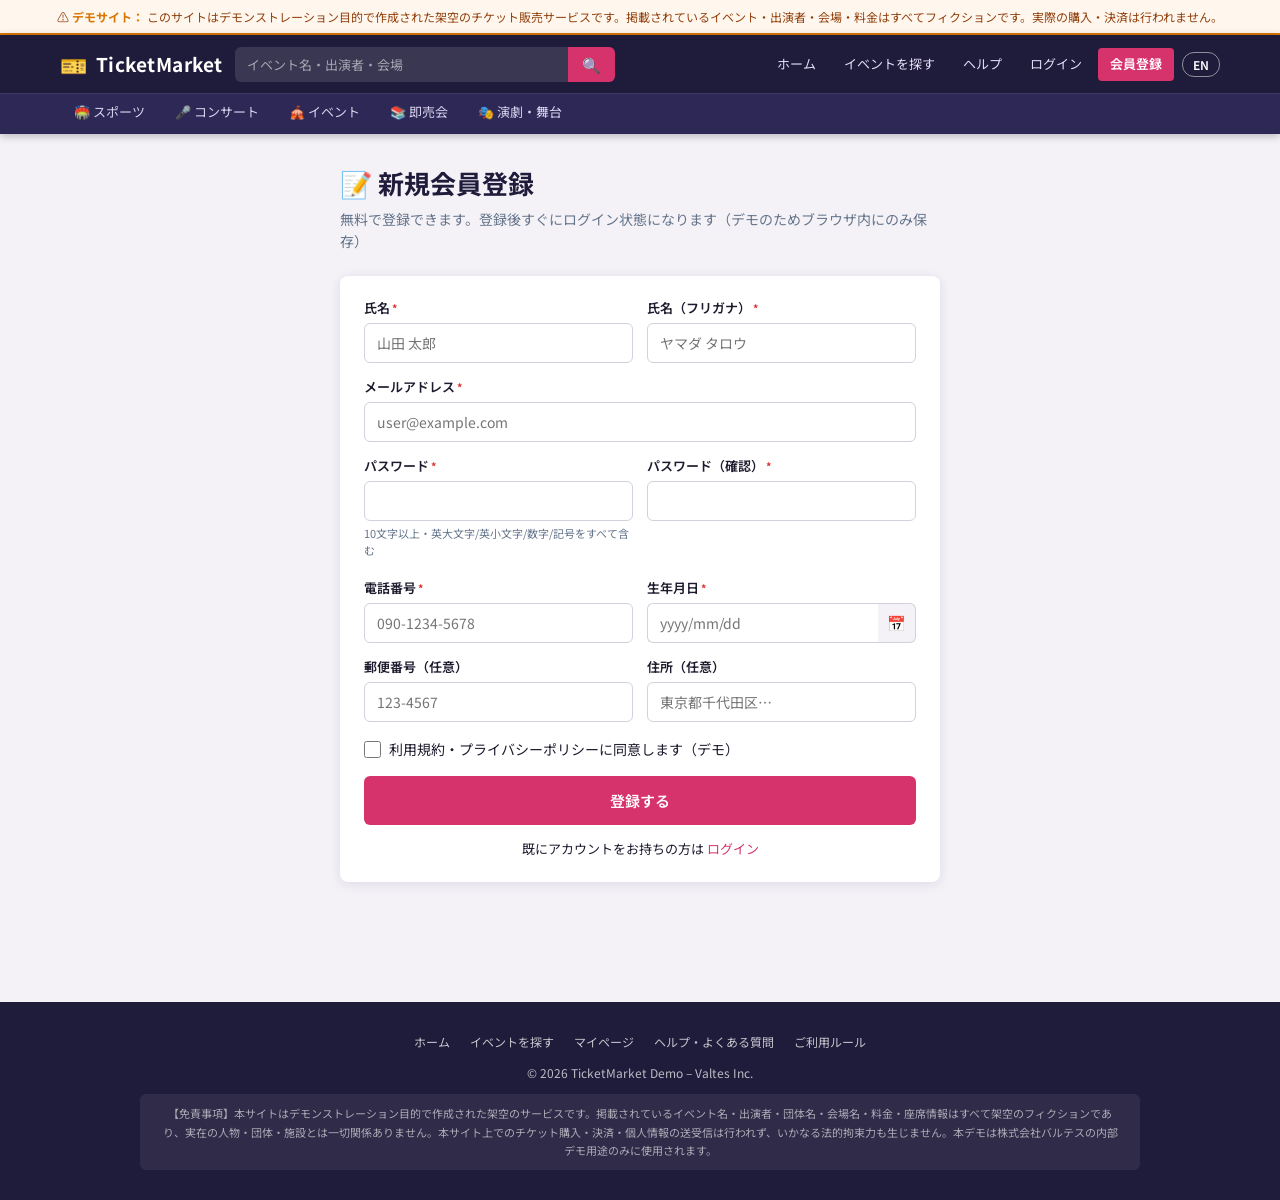
<file: register.html>
<!DOCTYPE html>
<html lang="ja">
<head>
  <meta charset="UTF-8">
  <meta name="viewport" content="width=device-width,initial-scale=1">
  <title>会員登録 | TicketMarket Demo</title>
  <link rel="stylesheet" href="css/style.css">
  <link href="https://fonts.googleapis.com/css2?family=Noto+Sans+JP:wght@400;600;700&display=swap" rel="stylesheet">
</head>
<body>
  <script src="data/master.js"></script>
  <script src="js/app.js"></script>
  <script src="js/i18n.js"></script>
  <script src="js/layout.js"></script>

  <div class="page-wrap" style="max-width:640px">
    <div class="page-title" data-i18n-en="📝 Sign Up">📝 新規会員登録</div>
    <div class="page-subtitle" data-i18n-en="Free registration. You will be logged in immediately (demo — data is stored only in this browser).">無料で登録できます。登録後すぐにログイン状態になります（デモのためブラウザ内にのみ保存）</div>

    <div class="form-section">
      <div class="form-grid-2">
        <div class="form-group" id="g-name">
          <label for="r-name"><span data-i18n-en="Full Name">氏名</span><span class="req">*</span></label>
          <input type="text" id="r-name" placeholder="山田 太郎" data-i18n-ph-en="Full name">
          <span class="error-msg" data-i18n-en="Required">必須項目です</span>
        </div>
        <div class="form-group" id="g-kana">
          <label for="r-kana"><span data-i18n-en="Name (Katakana)">氏名（フリガナ）</span><span class="req">*</span></label>
          <input type="text" id="r-kana" placeholder="ヤマダ タロウ">
          <span class="error-msg" data-i18n-en="Please enter in full-width katakana">全角カタカナで入力してください</span>
        </div>
        <div class="form-group" id="g-email" style="grid-column:1/-1">
          <label for="r-email"><span data-i18n-en="Email Address">メールアドレス</span><span class="req">*</span></label>
          <input type="email" id="r-email" placeholder="user@example.com">
          <span class="error-msg" id="r-email-error" data-i18n-en="Please enter a valid email address">正しいメールアドレスを入力してください</span>
        </div>
        <div class="form-group" id="g-pw">
          <label for="r-pw"><span data-i18n-en="Password">パスワード</span><span class="req">*</span></label>
          <input type="password" id="r-pw" oninput="pwStrength()">
          <span class="hint" data-i18n-en="10+ chars incl. uppercase, lowercase, number and symbol">10文字以上・英大文字/英小文字/数字/記号をすべて含む</span>
          <span class="hint" id="pw-strength"></span>
          <span class="error-msg" data-i18n-en="Does not meet the password policy">パスワードの条件を満たしていません</span>
        </div>
        <div class="form-group" id="g-pw2">
          <label for="r-pw2"><span data-i18n-en="Confirm Password">パスワード（確認）</span><span class="req">*</span></label>
          <input type="password" id="r-pw2">
          <span class="error-msg" data-i18n-en="Passwords do not match">パスワードが一致しません</span>
        </div>
        <div class="form-group" id="g-phone">
          <label for="r-phone"><span data-i18n-en="Phone">電話番号</span><span class="req">*</span></label>
          <input type="tel" id="r-phone" placeholder="090-1234-5678">
          <span class="error-msg" data-i18n-en="Format: 090-1234-5678">090-1234-5678 の形式で入力してください</span>
        </div>
        <div class="form-group" id="g-birth">
          <label for="r-birth"><span data-i18n-en="Date of Birth">生年月日</span><span class="req">*</span></label>
          <div class="date-input-wrap">
            <input type="text" id="r-birth" placeholder="yyyy/mm/dd" maxlength="10" oninput="autoFormatDate(this)">
            <div class="dp-btn" id="r-birth-cal-btn" onclick="openDatePicker('r-birth')">📅</div>
          </div>
          <span class="error-msg" data-i18n-en="Please enter a valid date (age 13+)">正しい日付を入力してください（13歳以上）</span>
        </div>
        <div class="form-group" id="g-postal">
          <label for="r-postal" data-i18n-en="Postal Code (optional)">郵便番号（任意）</label>
          <input type="text" id="r-postal" placeholder="123-4567" maxlength="8">
          <span class="error-msg" data-i18n-en="Format: 123-4567">123-4567 の形式で入力してください</span>
        </div>
        <div class="form-group" id="g-address">
          <label for="r-address" data-i18n-en="Address (optional)">住所（任意）</label>
          <input type="text" id="r-address" placeholder="東京都千代田区…">
        </div>
      </div>

      <label class="check-line mt-16" id="g-agree"><input type="checkbox" id="r-agree">
        <span data-i18n-en="I agree to the Terms of Use and Privacy Policy (demo).">利用規約・プライバシーポリシーに同意します（デモ）</span></label>

      <div id="reg-err" class="alert alert-danger hidden mt-16"></div>
      <button id="btn-register" class="btn btn-primary btn-block btn-lg mt-16" onclick="doRegister()" data-i18n-en="Create Account">登録する</button>
      <p style="text-align:center;font-size:13px;margin-top:14px">
        <span data-i18n-en="Already have an account?">既にアカウントをお持ちの方は</span> <a href="login.html" id="link-login" data-i18n-en="Log In">ログイン</a>
      </p>
    </div>
  </div>

  <script>
    document.addEventListener("DOMContentLoaded", () => {
      buildPage({ title: I18n.t("会員登録", "Sign Up") });
      if (App.isLoggedIn()) I18n.go("mypage.html");
    });

    function pwRules(pw) {
      return [pw.length >= 10, /[A-Z]/.test(pw), /[a-z]/.test(pw), /\d/.test(pw), /[^A-Za-z0-9]/.test(pw)];
    }
    function pwStrength() {
      const n = pwRules(document.getElementById("r-pw").value).filter(Boolean).length;
      const el = document.getElementById("pw-strength");
      el.textContent = I18n.t(`強度：${["", "とても弱い", "弱い", "普通", "やや強い", "強い"][n]}`, `Strength: ${["", "Very weak", "Weak", "Fair", "Good", "Strong"][n]}`);
      el.style.color = n >= 5 ? "var(--success)" : n >= 3 ? "var(--warn)" : "var(--danger)";
      if (!n) el.textContent = "";
    }

    function doRegister() {
      const v = id => document.getElementById(id).value.trim();
      const d = { name: v("r-name"), kana: v("r-kana"), email: v("r-email"), password: document.getElementById("r-pw").value,
                  pw2: document.getElementById("r-pw2").value, phone: v("r-phone"), birthdate: App.parseDateStr(v("r-birth")),
                  postal: v("r-postal"), address: v("r-address") };
      const age = d.birthdate ? (App.today() - new Date(d.birthdate + "T00:00:00")) / (365.25 * 86400000) : 0;
      const checks = [
        ["g-name", !!d.name],
        ["g-kana", /^[ァ-ヶー　 ]+$/.test(d.kana)],
        ["g-email", /^[^\s@]+@[^\s@]+\.[^\s@]+$/.test(d.email)],
        ["g-pw", pwRules(d.password).every(Boolean)],
        ["g-pw2", !!d.pw2 && d.password === d.pw2],
        ["g-phone", /^0\d{1,4}-\d{1,4}-\d{3,4}$/.test(d.phone)],
        ["g-birth", !!d.birthdate && age >= 13 && age < 120],
        ["g-postal", !d.postal || /^\d{3}-\d{4}$/.test(d.postal)],
      ];
      let ok = true;
      checks.forEach(([id, valid]) => { document.getElementById(id).classList.toggle("has-error", !valid); if (!valid) ok = false; });
      const errEl = document.getElementById("reg-err");
      if (!ok) { errEl.textContent = I18n.t("入力内容に誤りがあります。", "Please correct the highlighted fields."); errEl.classList.remove("hidden"); return; }
      if (!document.getElementById("r-agree").checked) { errEl.textContent = I18n.t("利用規約への同意が必要です。", "You must agree to the Terms of Use."); errEl.classList.remove("hidden"); return; }

      App.showLoading(I18n.t("登録中...", "Creating account..."));
      setTimeout(() => {
        App.hideLoading();
        const res = App.register(d);
        if (!res.ok) { errEl.textContent = res.msg; errEl.classList.remove("hidden"); return; }
        App.showToast(I18n.t("会員登録が完了しました！", "Your account has been created!"), "success");
        setTimeout(() => I18n.go("mypage.html"), 600);
      }, App.loadingDelay());
    }
  </script>
</body>
</html>
</file>
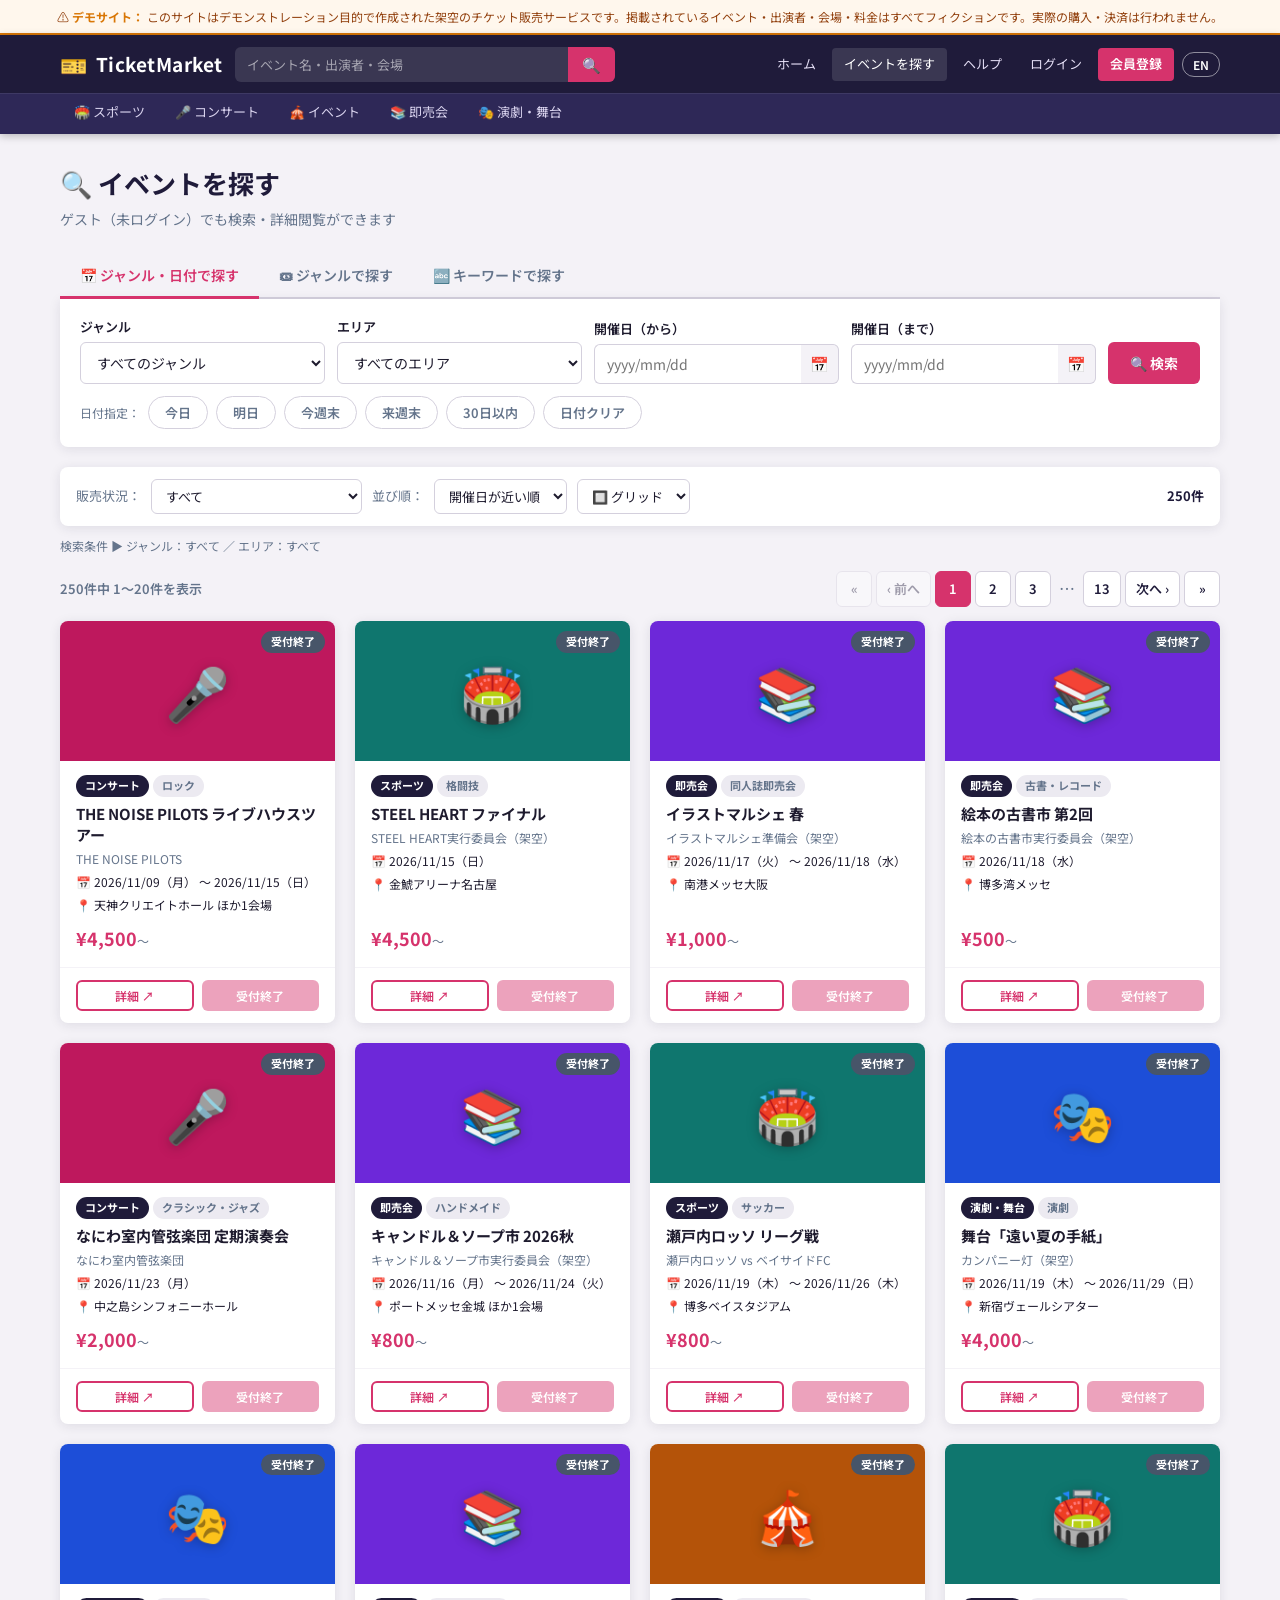
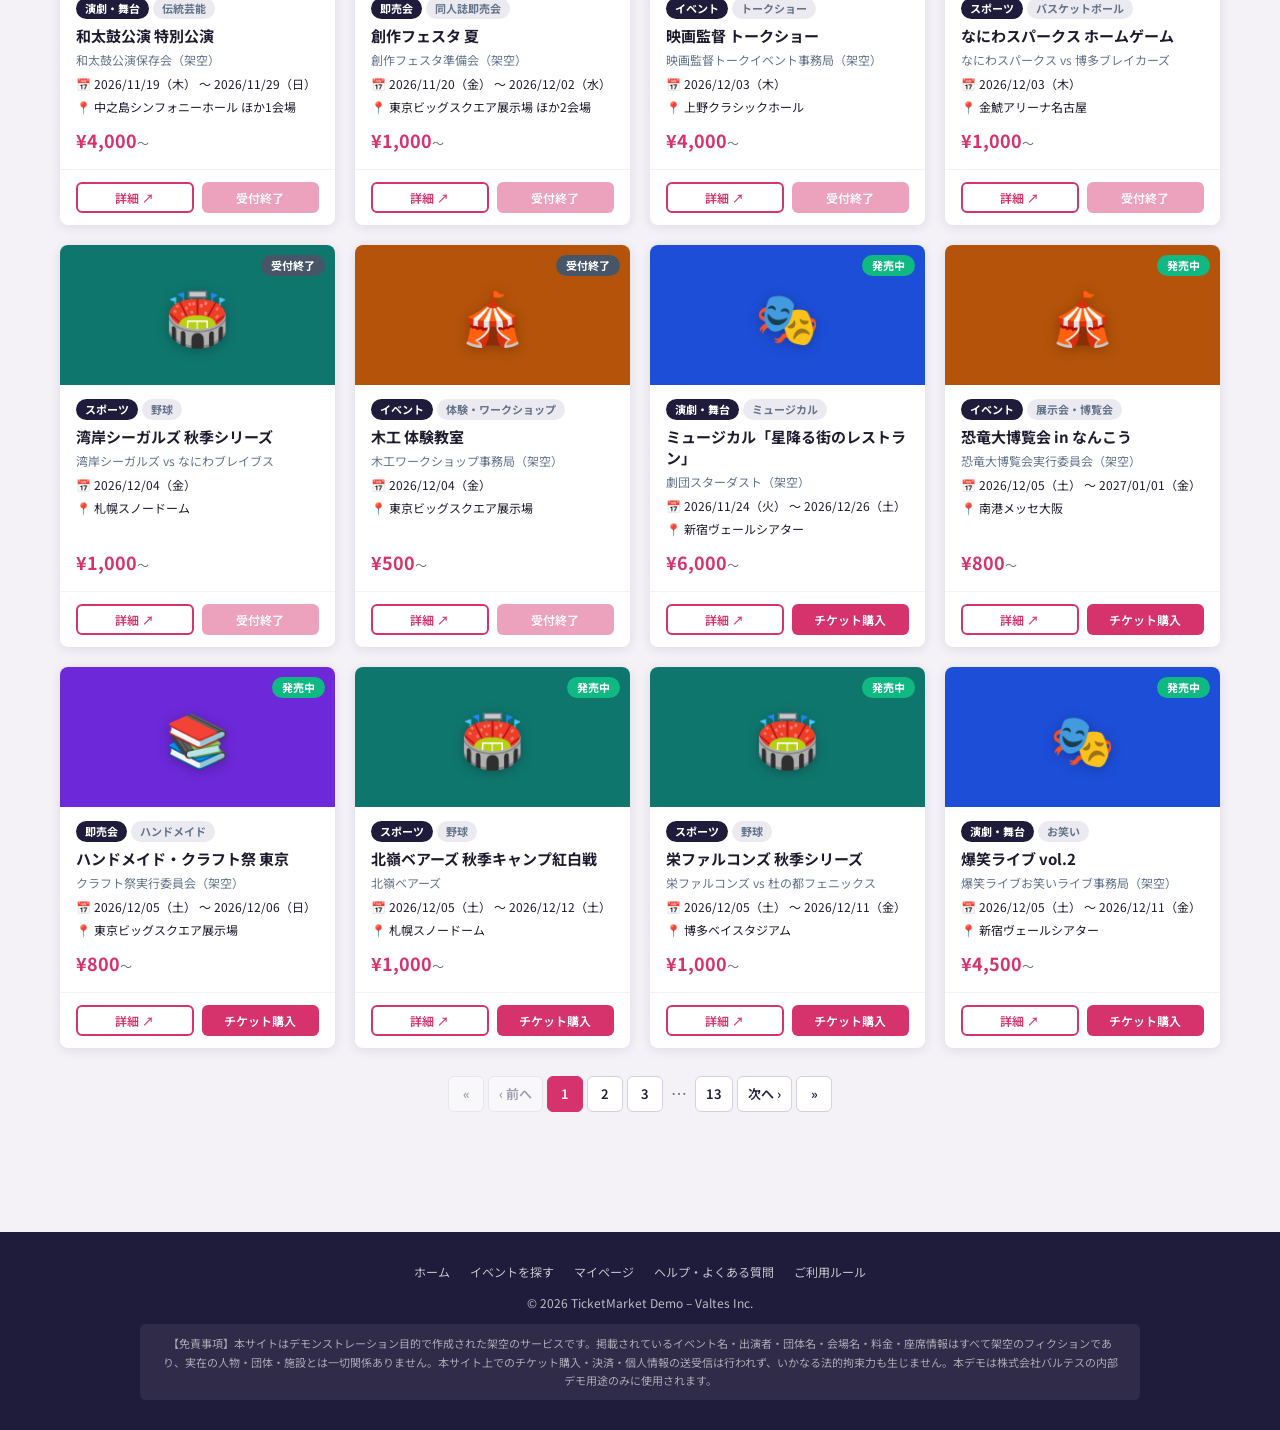
<file: search.html>
<!DOCTYPE html>
<html lang="ja">
<head>
  <meta charset="UTF-8">
  <meta name="viewport" content="width=device-width,initial-scale=1">
  <title>イベントを探す | TicketMarket Demo</title>
  <link rel="stylesheet" href="css/style.css">
  <link href="https://fonts.googleapis.com/css2?family=Noto+Sans+JP:wght@400;600;700&display=swap" rel="stylesheet">
</head>
<body>
  <script src="data/master.js"></script>
  <script src="js/app.js"></script>
  <script src="js/i18n.js"></script>
  <script src="js/layout.js"></script>

  <div class="page-wrap">
    <div class="page-title" data-i18n-en="🔍 Find Events">🔍 イベントを探す</div>
    <div class="page-subtitle" data-i18n-en="Search and browse events without logging in">ゲスト（未ログイン）でも検索・詳細閲覧ができます</div>

    <!-- 検索モード切替タブ -->
    <div class="mode-tabs" id="mode-tabs">
      <button class="mode-tab" id="tab-mode-genredate" data-mode="genredate" onclick="switchMode('genredate')" data-i18n-en="📅 Genre & Date">📅 ジャンル・日付で探す</button>
      <button class="mode-tab" id="tab-mode-genre" data-mode="genre" onclick="switchMode('genre')" data-i18n-en="🎟 Genre">🎟 ジャンルで探す</button>
      <button class="mode-tab" id="tab-mode-keyword" data-mode="keyword" onclick="switchMode('keyword')" data-i18n-en="🔤 Keyword">🔤 キーワードで探す</button>
    </div>

    <!-- ① ジャンル・日付 -->
    <div class="mode-panel hidden" id="panel-genredate">
      <div class="form-row">
        <div class="form-group" style="min-width:170px;flex:1">
          <label for="sd-genre" data-i18n-en="Genre">ジャンル</label>
          <select id="sd-genre"><option value="all" data-i18n-en="All Genres">すべてのジャンル</option></select>
        </div>
        <div class="form-group" style="min-width:150px;flex:1">
          <label for="sd-area" data-i18n-en="Area">エリア</label>
          <select id="sd-area"><option value="all" data-i18n-en="All Areas">すべてのエリア</option></select>
        </div>
        <div class="form-group" id="g-sd-from" style="min-width:170px;flex:1">
          <label for="sd-from" data-i18n-en="Date (from)">開催日（から）</label>
          <div class="date-input-wrap">
            <input type="text" id="sd-from" placeholder="yyyy/mm/dd" maxlength="10" oninput="autoFormatDate(this)">
            <div class="dp-btn" id="sd-from-cal-btn" onclick="openDatePicker('sd-from')">📅</div>
          </div>
          <span class="error-msg" data-i18n-en="Invalid date">日付の形式が正しくありません</span>
        </div>
        <div class="form-group" id="g-sd-to" style="min-width:170px;flex:1">
          <label for="sd-to" data-i18n-en="Date (to)">開催日（まで）</label>
          <div class="date-input-wrap">
            <input type="text" id="sd-to" placeholder="yyyy/mm/dd" maxlength="10" oninput="autoFormatDate(this)">
            <div class="dp-btn" id="sd-to-cal-btn" onclick="openDatePicker('sd-to')">📅</div>
          </div>
          <span class="error-msg" id="sd-to-error" data-i18n-en="Must be on or after the start date">開催日（から）以降を指定してください</span>
        </div>
        <button id="btn-search-genredate" class="btn btn-primary" onclick="runSearch(true)" data-i18n-en="🔍 Search">🔍 検索</button>
      </div>
      <div class="chips" style="margin-top:12px" id="quick-dates">
        <span class="muted" style="align-self:center" data-i18n-en="Quick:">日付指定：</span>
        <button class="chip" id="quick-today" onclick="quickDate('today')" data-i18n-en="Today">今日</button>
        <button class="chip" id="quick-tomorrow" onclick="quickDate('tomorrow')" data-i18n-en="Tomorrow">明日</button>
        <button class="chip" id="quick-weekend" onclick="quickDate('weekend')" data-i18n-en="This weekend">今週末</button>
        <button class="chip" id="quick-nextweekend" onclick="quickDate('nextweekend')" data-i18n-en="Next weekend">来週末</button>
        <button class="chip" id="quick-30days" onclick="quickDate('30days')" data-i18n-en="Within 30 days">30日以内</button>
        <button class="chip" id="quick-clear" onclick="quickDate('clear')" data-i18n-en="Clear dates">日付クリア</button>
      </div>
    </div>

    <!-- ② ジャンルのみ -->
    <div class="mode-panel hidden" id="panel-genre">
      <div class="genre-tiles" id="sg-genre-tiles"></div>
      <div class="chips" id="sg-sub-chips" style="margin-top:14px"></div>
    </div>

    <!-- ③ キーワード -->
    <div class="mode-panel hidden" id="panel-keyword">
      <div class="form-row">
        <div class="form-group flex-1" id="g-sk-keyword" style="min-width:240px">
          <label for="sk-keyword" data-i18n-en="Keyword (event name, performer, venue — separate multiple words with spaces)">キーワード（イベント名・出演者・会場など。スペース区切りでAND検索）</label>
          <input type="text" id="sk-keyword" placeholder="例：バルテス 東京" data-i18n-ph-en="e.g. Valtes Tokyo" onkeydown="if(event.key==='Enter')runSearch(true)">
          <span class="error-msg" data-i18n-en="Please enter a keyword">キーワードを入力してください</span>
        </div>
        <button id="btn-search-keyword" class="btn btn-primary" onclick="runSearch(true)" data-i18n-en="🔍 Search">🔍 検索</button>
      </div>
      <div class="chips" style="margin-top:12px" id="keyword-suggest">
        <span class="muted" style="align-self:center" data-i18n-en="Popular:">よく検索されるキーワード：</span>
      </div>
    </div>

    <!-- フィルター・ソートバー -->
    <div class="filter-bar" id="filter-bar">
      <label for="filt-status" data-i18n-en="Status:">販売状況：</label>
      <select id="filt-status" onchange="applyFilters()">
        <option value="all" data-i18n-en="All">すべて</option>
        <option value="available" data-i18n-en="Available now (on sale / lottery)">受付中のみ（発売中・抽選）</option>
        <option value="onsale" data-i18n-en="On sale">発売中</option>
        <option value="lottery" data-i18n-en="Lottery open">抽選受付中</option>
        <option value="before" data-i18n-en="Coming soon">発売前</option>
        <option value="soldout" data-i18n-en="Sold out">予定枚数終了</option>
      </select>
      <label for="filt-sort" data-i18n-en="Sort:">並び順：</label>
      <select id="filt-sort" onchange="applyFilters()">
        <option value="date_asc" data-i18n-en="Date: soonest">開催日が近い順</option>
        <option value="date_desc" data-i18n-en="Date: latest">開催日が遠い順</option>
        <option value="price_asc" data-i18n-en="Price: low to high">料金が安い順</option>
        <option value="price_desc" data-i18n-en="Price: high to low">料金が高い順</option>
        <option value="popular" data-i18n-en="Popularity">人気順</option>
      </select>
      <select id="view-mode" onchange="switchView(this.value)">
        <option value="grid" data-i18n-en="🔲 Grid">🔲 グリッド</option>
        <option value="list" data-i18n-en="📋 List">📋 リスト</option>
      </select>
      <span class="result-count" id="result-count"></span>
    </div>
    <div class="active-conditions" id="active-conditions"></div>

    <!-- 検索結果（20件ずつページ切替） -->
    <div class="pager-bar" id="pager-bar-top">
      <span class="result-range" id="result-range"></span>
      <nav class="pager" id="pager-top" aria-label="pagination"></nav>
    </div>
    <div id="event-results"></div>
    <div id="no-result" class="alert alert-info hidden" data-i18n-en="No events matched your criteria. Please change the conditions.">条件に一致するイベントが見つかりませんでした。条件を変更してください。</div>
    <nav class="pager pager-bottom" id="pager" aria-label="pagination"></nav>
  </div>

  <script>
    const PAGE_SIZE = 20;
    let mode = "genredate";
    let genreSel = "all", subSel = "";
    let allResults = [], filteredResults = [], currentPage = 1, currentView = "grid";
    // URLの ?page= は初回表示のみ反映（以降は検索・絞り込みのたびに1ページ目へ）
    let initialPage = parseInt(new URLSearchParams(window.location.search).get("page"), 10) || 1;

    document.addEventListener("DOMContentLoaded", () => {
      buildPage({ title: I18n.t("イベントを探す", "Find Events"), activePage: "search" });
      initForms();
      restoreParams();
      switchMode(mode, true);
    });

    function initForms() {
      GENRES.forEach(g => document.getElementById("sd-genre").insertAdjacentHTML("beforeend", `<option value="${g.id}">${g.emoji} ${App.genreName(g.id)}</option>`));
      AREAS.forEach(a => document.getElementById("sd-area").insertAdjacentHTML("beforeend", `<option value="${a.id}">${App.areaName(a.id)}</option>`));
      ["バルテス", "ミュージカル", "東京", "大阪", "即売会", "野球", "抽選"].forEach(w => {
        document.getElementById("keyword-suggest").insertAdjacentHTML("beforeend",
          `<button class="chip" id="suggest-${w}" onclick="suggest('${w}')">${w}</button>`);
      });
    }

    // URLパラメータ優先 → 保存済み検索条件
    function restoreParams() {
      const q = new URLSearchParams(window.location.search);
      const sp = q.has("mode") ? Object.fromEntries(q.entries()) : App.loadSearchParams();
      mode = ["genredate", "genre", "keyword"].includes(sp.mode) ? sp.mode : "genredate";
      document.getElementById("sd-genre").value = sp.genre && mode === "genredate" ? sp.genre : "all";
      document.getElementById("sd-area").value  = sp.area || "all";
      document.getElementById("sd-from").value  = App.fmtDateSlash(sp.from || "");
      document.getElementById("sd-to").value    = App.fmtDateSlash(sp.to || "");
      document.getElementById("sk-keyword").value = sp.keyword || "";
      if (mode === "genre") { genreSel = sp.genre || "all"; subSel = sp.sub || ""; }
    }

    function switchMode(m, initial = false) {
      mode = m;
      document.querySelectorAll(".mode-tab").forEach(t => t.classList.toggle("active", t.dataset.mode === m));
      ["genredate", "genre", "keyword"].forEach(k => document.getElementById("panel-" + k).classList.toggle("hidden", k !== m));
      if (m === "genre") renderGenreTiles();
      if (m === "keyword" && !initial) document.getElementById("sk-keyword").focus();
      // キーワードモードで未入力の場合は結果をクリアしたまま表示
      if (m === "keyword" && !document.getElementById("sk-keyword").value.trim()) { allResults = []; applyFilters(true); return; }
      runSearch(false, true);
    }

    // ── ジャンルのみモード ──
    function renderGenreTiles() {
      const tiles = [{ id: "all", emoji: "🎫", color: "#475569" }, ...GENRES];
      document.getElementById("sg-genre-tiles").style.gridTemplateColumns = "repeat(auto-fill,minmax(150px,1fr))";
      document.getElementById("sg-genre-tiles").innerHTML = tiles.map(g => {
        const count = g.id === "all" ? EVENTS.length : EVENTS.filter(e => e.genre === g.id).length;
        return `<div class="genre-tile${genreSel === g.id ? " active" : ""}" id="sg-genre-${g.id}" data-genre="${g.id}" style="background-color:${g.color}" onclick="selectGenre('${g.id}')">
                  <span class="gt-emoji">${g.emoji}</span>${g.id === "all" ? I18n.t("すべて", "All") : App.genreName(g.id)}
                  <span class="gt-count">${I18n.t(`${count}件`, `${count} events`)}</span></div>`;
      }).join("");
      const g = App.getGenre(genreSel);
      document.getElementById("sg-sub-chips").innerHTML = g
        ? `<button class="chip${subSel === "" ? " active" : ""}" id="sg-sub-all" onclick="selectSub('')">${I18n.t("すべて", "All")}</button>` +
          g.subs.map(s => `<button class="chip${subSel === s ? " active" : ""}" id="sg-sub-${App.idSafe(s)}" data-sub="${s}" onclick="selectSub('${s}')">${App.subName(s)}</button>`).join("")
        : "";
    }
    function selectGenre(id) { genreSel = id; subSel = ""; renderGenreTiles(); runSearch(false); }
    function selectSub(s) { subSel = s; renderGenreTiles(); runSearch(false); }

    // ── 日付クイック指定 ──
    function quickDate(kind) {
      const t = App.today(), d = n => { const x = new Date(t); x.setDate(t.getDate() + n); return App.fmtDate(x); };
      const dow = t.getDay();
      let from = "", to = "";
      if (kind === "today") { from = to = d(0); }
      if (kind === "tomorrow") { from = to = d(1); }
      if (kind === "weekend") { from = dow === 0 ? d(0) : d(6 - dow); to = dow === 0 ? d(0) : d(7 - dow); }
      if (kind === "nextweekend") { const s = (dow === 0 ? 6 : 6 - dow + 7); from = d(s); to = d(s + 1); }
      if (kind === "30days") { from = d(0); to = d(30); }
      document.getElementById("sd-from").value = App.fmtDateSlash(from);
      document.getElementById("sd-to").value = App.fmtDateSlash(to);
      runSearch(false);
    }

    function suggest(w) { document.getElementById("sk-keyword").value = w; runSearch(true); }

    // ── 検索実行 ──
    function collectParams() {
      if (mode === "genredate") {
        return { mode, genre: document.getElementById("sd-genre").value, area: document.getElementById("sd-area").value,
                 fromRaw: document.getElementById("sd-from").value.trim(), toRaw: document.getElementById("sd-to").value.trim() };
      }
      if (mode === "genre") return { mode, genre: genreSel, sub: subSel };
      return { mode, keyword: document.getElementById("sk-keyword").value.trim() };
    }

    function validate(p) {
      document.querySelectorAll(".has-error").forEach(el => el.classList.remove("has-error"));
      if (p.mode === "genredate") {
        p.from = App.parseDateStr(p.fromRaw); p.to = App.parseDateStr(p.toRaw);
        if (p.fromRaw && !p.from) { document.getElementById("g-sd-from").classList.add("has-error"); return false; }
        if (p.toRaw && !p.to) { document.getElementById("sd-to-error").textContent = I18n.t("日付の形式が正しくありません", "Invalid date"); document.getElementById("g-sd-to").classList.add("has-error"); return false; }
        if (p.from && p.to && p.from > p.to) { document.getElementById("sd-to-error").textContent = I18n.t("開催日（から）以降を指定してください", "Must be on or after the start date"); document.getElementById("g-sd-to").classList.add("has-error"); return false; }
      }
      if (p.mode === "keyword" && !p.keyword) { document.getElementById("g-sk-keyword").classList.add("has-error"); return false; }
      return true;
    }

    function runSearch(withLoading, silent = false) {
      const p = collectParams();
      if (!validate(p)) { if (silent) { allResults = []; applyFilters(true); } return; }
      const exec = () => {
        const saved = { mode: p.mode, genre: p.genre, sub: p.sub, area: p.area, from: p.from, to: p.to, keyword: p.keyword };
        App.saveSearchParams(saved);
        allResults = App.searchEvents(saved);
        renderConditions(saved);
        applyFilters();
      };
      if (withLoading) {
        App.showLoading(I18n.t("イベントを検索中...", "Searching events..."));
        setTimeout(() => { App.hideLoading(); exec(); }, App.loadingDelay());
      } else exec();
    }

    function renderConditions(p) {
      const parts = [];
      if (p.mode === "genredate" || p.mode === "genre") parts.push(I18n.t("ジャンル：", "Genre: ") + (p.genre && p.genre !== "all" ? App.genreName(p.genre) : I18n.t("すべて", "All")));
      if (p.sub) parts.push(I18n.t("サブジャンル：", "Sub-genre: ") + App.subName(p.sub));
      if (p.mode === "genredate") {
        parts.push(I18n.t("エリア：", "Area: ") + (p.area && p.area !== "all" ? App.areaName(p.area) : I18n.t("すべて", "All")));
        if (p.from || p.to) parts.push(I18n.t("開催日：", "Date: ") + `${p.from ? App.fmtDateSlash(p.from) : ""} 〜 ${p.to ? App.fmtDateSlash(p.to) : ""}`);
      }
      if (p.mode === "keyword") parts.push(I18n.t("キーワード：", "Keyword: ") + `「${p.keyword}」`);
      document.getElementById("active-conditions").textContent = I18n.t("検索条件 ▶ ", "Conditions ▶ ") + parts.join(" ／ ");
    }

    function applyFilters(cleared = false) {
      const status = document.getElementById("filt-status").value;
      const sort = document.getElementById("filt-sort").value;
      if (cleared) document.getElementById("active-conditions").textContent = "";
      filteredResults = allResults.filter(e => {
        const st = App.salesStatus(e).key;
        if (status === "all") return true;
        if (status === "available") return ["onsale", "few", "lottery"].includes(st);
        if (status === "onsale") return ["onsale", "few"].includes(st);
        return st === status;
      });
      const by = {
        date_asc:   (a, b) => App.nextDate(a).localeCompare(App.nextDate(b)) || b.popularity - a.popularity,
        date_desc:  (a, b) => App.nextDate(b).localeCompare(App.nextDate(a)) || b.popularity - a.popularity,
        price_asc:  (a, b) => App.minPrice(a) - App.minPrice(b),
        price_desc: (a, b) => App.minPrice(b) - App.minPrice(a),
        popular:    (a, b) => b.popularity - a.popularity,
      };
      filteredResults.sort(by[sort]);

      document.getElementById("result-count").textContent = I18n.t(`${filteredResults.length}件`, `${filteredResults.length} events`);
      document.getElementById("no-result").classList.toggle("hidden", filteredResults.length > 0 || (cleared && mode === "keyword"));
      const page = initialPage; initialPage = 1;
      goPage(page, false);
    }

    function switchView(v) { currentView = v; goPage(currentPage, false); }

    function totalPages() { return Math.max(1, Math.ceil(filteredResults.length / PAGE_SIZE)); }

    // ── ページ表示 ──
    function goPage(n, scroll = true) {
      currentPage = Math.min(Math.max(1, n), totalPages());
      const startIdx = (currentPage - 1) * PAGE_SIZE;
      const items = filteredResults.slice(startIdx, startIdx + PAGE_SIZE);
      const box = document.getElementById("event-results");
      box.className = currentView === "grid" ? "event-grid" : "event-list";
      box.dataset.page = currentPage;
      box.innerHTML = items.map(e => eventCardHtml(e, { mode: currentView })).join("");

      const total = filteredResults.length;
      const range = document.getElementById("result-range");
      range.textContent = total ? I18n.t(`${total}件中 ${startIdx + 1}〜${startIdx + items.length}件を表示`, `Showing ${startIdx + 1}-${startIdx + items.length} of ${total}`) : "";
      document.getElementById("pager-bar-top").classList.toggle("hidden", !total);
      renderPager("pager-top", "pager-top-");
      renderPager("pager", "pager-");

      const url = new URL(window.location.href);
      if (currentPage > 1) url.searchParams.set("page", currentPage); else url.searchParams.delete("page");
      history.replaceState(null, "", url);
      if (scroll) document.getElementById("filter-bar").scrollIntoView({ behavior: "smooth", block: "start" });
    }

    // ページ番号: 1 … (現在±2) … 最終
    function renderPager(elId, pre) {
      const el = document.getElementById(elId);
      const last = totalPages();
      el.dataset.current = currentPage;
      el.dataset.total = last;
      if (!filteredResults.length || last <= 1) { el.innerHTML = ""; el.classList.add("hidden"); return; }
      el.classList.remove("hidden");
      const pages = [], near = window.innerWidth <= 640 ? 1 : 2;  // スマホ幅は前後1ページ
      for (let p = 1; p <= last; p++) {
        if (p === 1 || p === last || Math.abs(p - currentPage) <= near) pages.push(p);
        else if (pages[pages.length - 1] !== "…") pages.push("…");
      }
      const btn = (id, label, page, disabled, cls = "") =>
        `<button class="pager-btn ${cls}" id="${pre}${id}" ${disabled ? "disabled" : ""} onclick="goPage(${page})">${label}</button>`;
      el.innerHTML =
        btn("first", "«", 1, currentPage === 1, "pager-first") +
        btn("prev", I18n.t("‹ 前へ", "‹ Prev"), currentPage - 1, currentPage === 1, "pager-prev") +
        pages.map(p => p === "…" ? `<span class="pager-ellipsis">…</span>`
          : `<button class="pager-btn pager-page${p === currentPage ? " active" : ""}" id="${pre}page-${p}" data-page="${p}" ${p === currentPage ? 'aria-current="page"' : ""} onclick="goPage(${p})">${p}</button>`).join("") +
        btn("next", I18n.t("次へ ›", "Next ›"), currentPage + 1, currentPage === last, "pager-next") +
        btn("last", "»", last, currentPage === last, "pager-last");
    }
  </script>
</body>
</html>
</file>
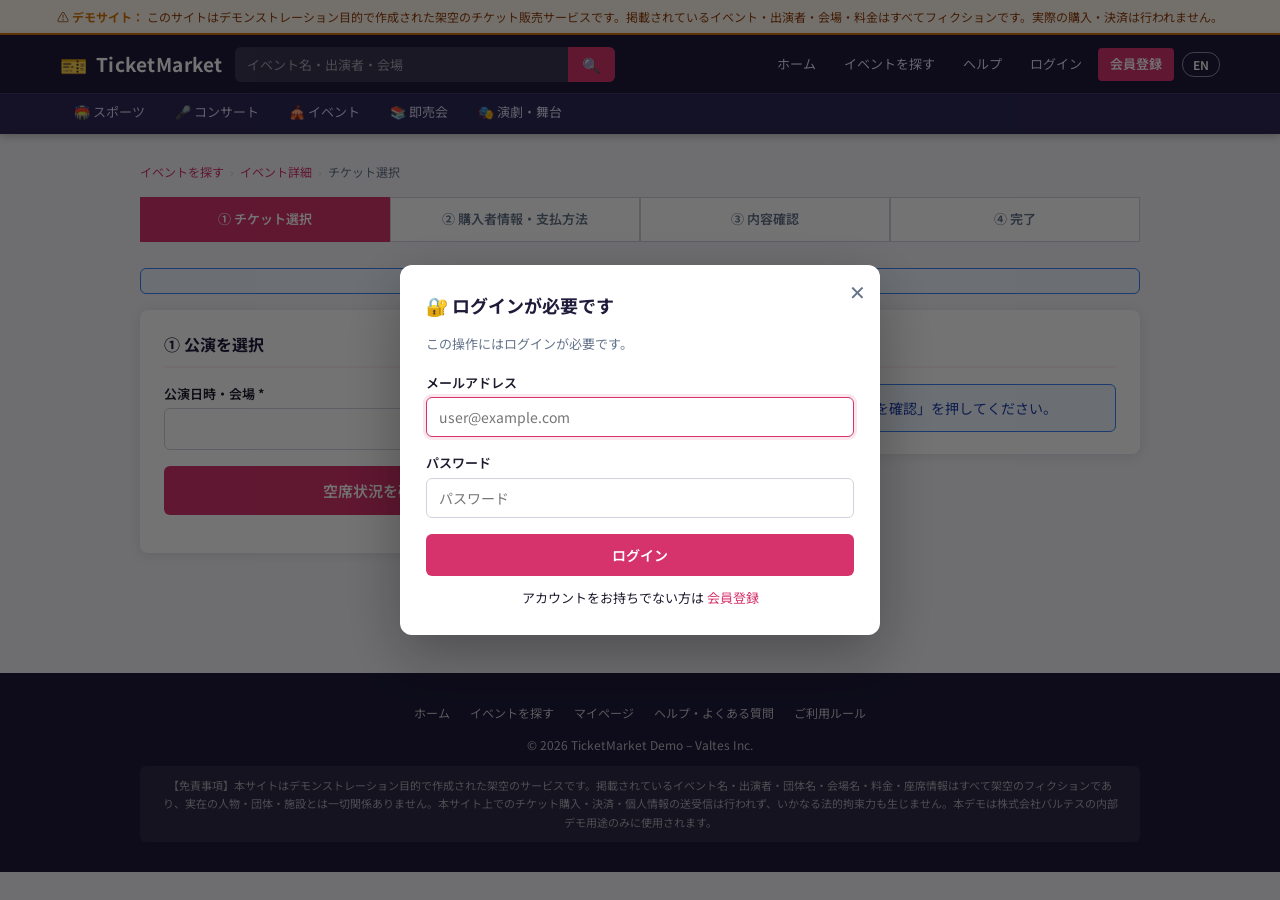
<file: ticket-select.html>
<!DOCTYPE html>
<html lang="ja">
<head>
  <meta charset="UTF-8">
  <meta name="viewport" content="width=device-width,initial-scale=1">
  <title>チケット選択 | TicketMarket Demo</title>
  <link rel="stylesheet" href="css/style.css">
  <link href="https://fonts.googleapis.com/css2?family=Noto+Sans+JP:wght@400;600;700&display=swap" rel="stylesheet">
</head>
<body>
  <script src="data/master.js"></script>
  <script src="js/app.js"></script>
  <script src="js/i18n.js"></script>
  <script src="js/layout.js"></script>

  <div class="page-wrap" style="max-width:1040px">
    <div class="breadcrumb">
      <a href="search.html" data-i18n-en="Find Events">イベントを探す</a><span class="sep">›</span>
      <a id="event-detail-link" href="#" data-i18n-en="Event Details">イベント詳細</a><span class="sep">›</span>
      <span data-i18n-en="Select Tickets">チケット選択</span>
    </div>

    <div class="step-bar">
      <div class="step-item active" id="step0-tab" data-i18n-en="① Select Tickets">① チケット選択</div>
      <div class="step-item" data-i18n-en="② Buyer & Payment">② 購入者情報・支払方法</div>
      <div class="step-item" data-i18n-en="③ Confirm">③ 内容確認</div>
      <div class="step-item" data-i18n-en="④ Complete">④ 完了</div>
    </div>

    <div id="event-banner" class="alert alert-info"></div>
    <div id="status-alert" class="alert alert-warn hidden"></div>

    <div class="two-col">
      <!-- ① 公演選択 -->
      <div class="form-section">
        <h3 data-i18n-en="① Select a Performance">① 公演を選択</h3>
        <div class="form-group mb-16" id="g-perf">
          <label for="ts-perf" data-i18n-en="Date / Time / Venue *">公演日時・会場 *</label>
          <select id="ts-perf" onchange="onPerfChange()"></select>
          <span class="error-msg" data-i18n-en="Please select a performance">公演を選択してください</span>
        </div>
        <div id="perf-info" class="muted mb-16"></div>
        <button id="btn-check-seats" class="btn btn-primary btn-block btn-lg" onclick="checkSeats(true)" data-i18n-en="Check Availability →">空席状況を確認 →</button>
        <ul class="notes-list mt-16" id="ts-notes" style="color:var(--gray)"></ul>
      </div>

      <!-- ② 席種・枚数 -->
      <div class="form-section">
        <h3 data-i18n-en="② Select Seats & Quantity">② 席種・枚数を選択</h3>
        <div id="seat-placeholder" class="alert alert-info" style="margin-bottom:0" data-i18n-en='Select a performance on the left and click "Check Availability".'>
          左で公演を選択し「空席状況を確認」を押してください。
        </div>

        <div id="seat-area" class="hidden">
          <div id="seat-perf-label" class="alert alert-success" style="font-size:13px"></div>
          <div class="table-wrap">
            <table class="data-table" id="seat-table">
              <thead><tr><th></th><th data-i18n-en="Seat">席種</th><th class="num" data-i18n-en="Price">料金</th><th class="center" data-i18n-en="Avail.">残席</th></tr></thead>
              <tbody id="seat-list"></tbody>
            </table>
          </div>

          <div id="qty-area" class="hidden mt-16">
            <div style="font-weight:700;color:var(--accent);margin-bottom:4px" id="qty-title"></div>
            <div id="qty-list"></div>
            <div class="price-summary mt-16" id="ts-summary">
              <div class="ps-row"><span data-i18n-en="Tickets">枚数</span><span id="ts-qty">0枚</span></div>
              <div class="ps-total"><span data-i18n-en="Ticket subtotal">チケット代金 小計</span><span id="ts-subtotal">¥0</span></div>
              <div class="muted" style="margin-top:4px" id="ts-fee-note"></div>
            </div>
          </div>

          <div id="ts-error" class="alert alert-danger hidden mt-16"></div>
          <button id="btn-proceed" class="btn btn-primary btn-block btn-lg mt-16" disabled onclick="proceed()"></button>
        </div>
      </div>
    </div>
  </div>

  <script>
    let ev = null, perf = null, seat = null, status = null;

    document.addEventListener("DOMContentLoaded", () => {
      buildPage({ title: I18n.t("チケット選択", "Select Tickets") });
      if (!App.requireLogin()) return;

      const q = new URLSearchParams(window.location.search);
      ev = App.getEvent(q.get("eventId"));
      if (!ev) { I18n.go("search.html"); return; }
      status = App.salesStatus(ev);

      document.getElementById("event-detail-link").href = I18n.urlWith(`event.html?id=${ev.id}`);
      document.getElementById("event-banner").innerHTML =
        `${App.genreEmoji(ev.genre)} <strong id="ts-event-title">${ev.title}</strong>&nbsp; <span class="muted">${ev.performer}</span>
         &nbsp;<span class="badge ${status.cls}" id="ts-status" data-sales-status="${status.key}">${status.label}</span>`;
      document.getElementById("btn-proceed").textContent = ev.saleType === "lottery"
        ? I18n.t("抽選申込手続きへ進む →", "Proceed to Lottery Entry →") : I18n.t("購入手続きへ進む →", "Proceed to Checkout →");

      const notes = [
        I18n.t(`1申込あたり${ev.maxPerOrder}枚まで`, `Up to ${ev.maxPerOrder} tickets per order`),
        I18n.t("購入は公演日の前日まで", "Sales close the day before the performance"),
        ev.requireAdult ? I18n.t("子供券のみの購入不可", "Child tickets cannot be purchased alone") : null,
        ev.cancellable ? null : I18n.t("購入後のキャンセル不可", "No cancellations after purchase"),
      ].filter(Boolean);
      document.getElementById("ts-notes").innerHTML = notes.map(n => `<li>${n}</li>`).join("");

      // 販売状況による制限
      if (["before", "soldout", "closed"].includes(status.key)) {
        const msg = {
          before:  I18n.t(`このイベントは発売前です。一般発売：${App.fmtDateDow(App.salesStartDate(ev))} 10:00〜`, `Not on sale yet. On sale from ${App.fmtDateSlash(App.salesStartDate(ev))} 10:00.`),
          soldout: I18n.t("このイベントは全公演予定枚数終了です。", "All performances are sold out."),
          closed:  I18n.t("このイベントの受付は終了しました。", "Sales for this event have closed."),
        }[status.key];
        const a = document.getElementById("status-alert"); a.textContent = "⚠️ " + msg; a.classList.remove("hidden");
        document.getElementById("btn-check-seats").disabled = true;
      } else if (ev.saleType === "lottery") {
        const a = document.getElementById("status-alert");
        a.innerHTML = "🎲 " + I18n.t(`抽選販売です。受付期間：〜${App.fmtDateDow(App.lotteryEndDate(ev))} 23:59／当落発表：${App.fmtDateDow(App.lotteryResultDate(ev))}`,
                                    `Lottery sale. Entries until ${App.fmtDateSlash(App.lotteryEndDate(ev))} 23:59 / results on ${App.fmtDateSlash(App.lotteryResultDate(ev))}.`);
        a.classList.remove("hidden");
      }

      buildPerfOptions();
      const preset = q.get("perfId") || (q.get("date") && (ev.perfs.find(pf => pf.date === q.get("date") && App.isPerfOnSale(pf)) || {}).id);
      if (preset && ev.perfs.some(pf => pf.id === preset)) {
        document.getElementById("ts-perf").value = preset;
        onPerfChange();
        if (!document.getElementById("btn-check-seats").disabled) checkSeats(false);
      }
    });

    function buildPerfOptions() {
      const sel = document.getElementById("ts-perf");
      sel.innerHTML = `<option value="">${I18n.t("-- 公演を選択してください --", "-- Select a performance --")}</option>` +
        ev.perfs.map(pf => {
          const av = App.perfAvailability(ev, pf);
          const suffix = av.key === "closed" ? I18n.t("（受付終了）", " (Closed)") : av.key === "soldout" ? I18n.t("（予定枚数終了）", " (Sold out)") : av.key === "few" ? I18n.t("（残りわずか）", " (Few left)") : "";
          return `<option value="${pf.id}" data-date="${pf.date}" data-start="${pf.start}" data-availability="${av.key}" ${av.key === "closed" ? "disabled" : ""}>
                    ${App.fmtDateDow(pf.date)} ${pf.start}${I18n.t("開演", "")} ／ ${App.venueName(pf.venue)}${suffix}</option>`;
        }).join("");
    }

    function onPerfChange() {
      const id = document.getElementById("ts-perf").value;
      perf = id ? App.getPerf(ev, id) : null;
      document.getElementById("g-perf").classList.remove("has-error");
      document.getElementById("perf-info").innerHTML = perf
        ? `📍 ${App.venueName(perf.venue)}（${App.getVenue(perf.venue).city}）<br>🚪 ${I18n.t("開場", "Doors")} ${perf.open} ／ ▶ ${I18n.t("開演", "Start")} ${perf.start}`
        : "";
      // 公演を変えたら席種選択をリセット
      document.getElementById("seat-area").classList.add("hidden");
      document.getElementById("seat-placeholder").classList.remove("hidden");
      seat = null;
    }

    function checkSeats(withLoading) {
      if (!perf) { document.getElementById("g-perf").classList.add("has-error"); return; }
      const exec = () => renderSeats();
      if (withLoading) {
        App.showLoading(I18n.t("空席状況を確認中...", "Checking availability..."));
        setTimeout(() => { App.hideLoading(); exec(); }, App.loadingDelay());
      } else exec();
    }

    function renderSeats() {
      seat = null;
      document.getElementById("seat-placeholder").classList.add("hidden");
      document.getElementById("seat-area").classList.remove("hidden");
      document.getElementById("qty-area").classList.add("hidden");
      document.getElementById("ts-error").classList.add("hidden");
      document.getElementById("btn-proceed").disabled = true;
      document.getElementById("seat-perf-label").innerHTML =
        `✅ <span id="seat-perf-date">${App.fmtDateJP(perf.date)}</span> ${perf.start}${I18n.t("開演", "")}<br>📍 <span id="seat-perf-venue">${App.venueName(perf.venue)}</span>`;

      const lottery = ev.saleType === "lottery";
      document.getElementById("seat-list").innerHTML = App.getSeats(ev).map(s => {
        const av = App.seatAvailability(ev, perf, s);
        const prices = Object.values(s.prices);
        const priceText = Math.min(...prices) === Math.max(...prices) ? App.fmtPrice(prices[0]) : `${App.fmtPrice(Math.min(...prices))}〜${App.fmtPrice(Math.max(...prices))}`;
        const availText = lottery ? I18n.t("抽選", "Lottery")
          : av.key === "soldout" ? I18n.t("× 予定枚数終了", "× Sold out")
          : av.key === "few" ? I18n.t(`△ 残り${av.remaining}枚`, `△ ${av.remaining} left`) : I18n.t("◎ 余裕あり", "◎ Available");
        const disabled = !lottery && av.key === "soldout";
        return `<tr data-seat-key="${s.key}" data-seat-name="${s.name}" data-availability="${av.key}" data-remaining="${av.remaining}" style="${disabled ? "opacity:.5" : "cursor:pointer"}" ${disabled ? "" : `onclick="selectSeat('${s.key}')"`}>
          <td class="center"><input type="radio" name="seat" id="seat-${App.idSafe(s.name)}" value="${s.key}" ${disabled ? "disabled" : ""} style="accent-color:var(--primary);width:16px;height:16px"></td>
          <td class="seat-name" style="font-weight:600">${s.name}</td>
          <td class="num seat-price">${priceText}</td>
          <td class="center seat-avail"><span class="mark mark-${av.key}" style="font-size:13px">${availText}</span></td>
        </tr>`;
      }).join("");
    }

    function selectSeat(key) {
      seat = App.getSeat(ev, key);
      document.getElementById("seat-" + App.idSafe(seat.name)).checked = true;
      document.getElementById("qty-area").classList.remove("hidden");
      document.getElementById("qty-title").textContent = I18n.t(`「${seat.name}」の券種・枚数`, `Ticket types for "${seat.name}"`);
      const max = ev.maxPerOrder;
      document.getElementById("qty-list").innerHTML = App.getTypes(ev).filter(t => seat.prices[t] !== undefined).map(t => `
        <div class="qty-row" id="qty-row-${t}" data-type="${t}" data-type-name="${TICKET_TYPES[t].name}">
          <span class="qty-name">${App.typeName(t)}</span>
          <span class="qty-price">${seat.prices[t] === 0 ? I18n.t("無料", "Free") : App.fmtPrice(seat.prices[t])}</span>
          <select id="qty-${t}" data-type="${t}" onchange="updateSummary()">
            ${Array.from({ length: max + 1 }, (_, i) => `<option value="${i}">${I18n.t(`${i}枚`, `${i}`)}</option>`).join("")}
          </select>
        </div>`).join("");
      updateSummary();
    }

    function currentItems() {
      if (!seat) return [];
      return App.getTypes(ev).filter(t => seat.prices[t] !== undefined).map(t => ({
        typeKey: t, price: seat.prices[t], qty: +document.getElementById("qty-" + t).value,
      }));
    }

    function updateSummary() {
      const items = currentItems();
      const fees = App.calcFees(items, null, null);
      document.getElementById("ts-qty").textContent = I18n.t(`${fees.qty}枚`, `${fees.qty}`);
      document.getElementById("ts-subtotal").textContent = App.fmtPrice(fees.subtotal);
      document.getElementById("ts-fee-note").textContent = I18n.t(
        `※ 別途システム利用料 ${App.fmtPrice(SYSTEM_FEE)}×${fees.paidQty}枚 と受取・決済手数料がかかります`,
        `* Plus system fee ${App.fmtPrice(SYSTEM_FEE)} x ${fees.paidQty} and pickup/payment fees`);
      const err = fees.qty === 0 ? "" : App.validateSelection(ev, perf, seat, items, App.currentUser().id);
      const errEl = document.getElementById("ts-error");
      errEl.textContent = err; errEl.classList.toggle("hidden", !err);
      document.getElementById("btn-proceed").disabled = fees.qty === 0 || !!err;
    }

    function proceed() {
      const items = currentItems().filter(i => i.qty > 0);
      const err = App.validateSelection(ev, perf, seat, items, App.currentUser().id);
      if (err) { const el = document.getElementById("ts-error"); el.textContent = err; el.classList.remove("hidden"); return; }
      App.saveCart({ eventId: ev.id, perfId: perf.id, seatKey: seat.key, items });
      I18n.go("purchase.html");
    }
  </script>
</body>
</html>
</file>
<file: css/style.css>
/* ============================================================
   TicketMarket Demo – Global Styles
   配色：primary #D6336C / accent #1F1B3A / success #0D9488
   ============================================================ */

*, *::before, *::after { box-sizing: border-box; margin: 0; padding: 0; }

:root {
  --primary:    #D6336C;
  --primary-dk: #A61E4D;
  --accent:     #1F1B3A;
  --accent-lt:  #2E2857;
  --success:    #0D9488;
  --warn:       #D97706;
  --danger:     #DC2626;
  --purple:     #7C3AED;
  --white:      #FFFFFF;
  --gray:       #64748B;
  --gray-lt:    #F4F2F7;
  --gray-bd:    #D4D0DD;
  --text:       #1E1B2E;
  --light-bg:   #FFF0F5;
  --shadow:     0 2px 12px rgba(31,27,58,.10);
  --radius:     8px;
  --trans:      .2s ease;
}

html { scroll-behavior: smooth; }
body {
  font-family: "Noto Sans JP", "Hiragino Kaku Gothic ProN", "Meiryo", sans-serif;
  background: var(--gray-lt);
  color: var(--text);
  min-height: 100vh;
  line-height: 1.6;
}
a { color: var(--primary); text-decoration: none; }
a:hover { text-decoration: underline; }
button, input, select, textarea { font-family: inherit; }

/* ── 免責バナー ── */
.disclaimer-banner {
  background: #FFF7ED; border-bottom: 2px solid var(--warn);
  padding: 7px 20px; text-align: center; font-size: 12px; color: #92400E;
}
.disclaimer-banner strong { color: var(--warn); }

/* ── グローバルヘッダー ── */
.site-header { background: var(--accent); position: sticky; top: 0; z-index: 900; box-shadow: 0 2px 8px rgba(0,0,0,.25); }
.header-inner { max-width: 1200px; margin: 0 auto; display: flex; align-items: center; height: 58px; padding: 0 20px; gap: 12px; }
.logo { display: flex; align-items: center; gap: 8px; color: var(--white); font-size: 19px; font-weight: 700; flex-shrink: 0; letter-spacing: .5px; }
.logo:hover { text-decoration: none; color: #FFC9DB; }
.logo-icon { font-size: 22px; }

.header-search { flex: 1; max-width: 380px; display: flex; background: rgba(255,255,255,.12); border-radius: 6px; overflow: hidden; }
.header-search input { flex: 1; background: transparent; border: none; outline: none; padding: 8px 12px; color: var(--white); font-size: 13px; min-width: 0; }
.header-search input::placeholder { color: rgba(255,255,255,.55); }
.header-search button { background: var(--primary); border: none; cursor: pointer; padding: 0 14px; color: var(--white); font-size: 15px; transition: var(--trans); }
.header-search button:hover { background: var(--primary-dk); }

.header-nav { margin-left: auto; display: flex; align-items: center; gap: 4px; }
.header-nav-dynamic { display: flex; align-items: center; gap: 4px; }
.header-nav a, .header-nav button:not(.btn-lang) {
  background: none; border: none; cursor: pointer; color: #E4DEF5; font-size: 13px;
  padding: 6px 12px; border-radius: 4px; white-space: nowrap; transition: var(--trans);
}
.header-nav a:hover, .header-nav button:not(.btn-lang):hover { background: rgba(255,255,255,.1); color: var(--white); text-decoration: none; }
.header-nav a.active { color: var(--white); background: rgba(255,255,255,.12); }
.btn-register { background: var(--primary) !important; color: var(--white) !important; font-weight: 600; }
.btn-register:hover { background: var(--primary-dk) !important; }
.btn-mypage { color: #FFC9DB !important; font-weight: 600; }
.btn-notices { position: relative; display: inline-flex; align-items: center; gap: 4px; }
.notice-badge {
  display: inline-flex; align-items: center; justify-content: center; min-width: 18px; height: 18px; padding: 0 5px;
  border-radius: 9px; background: var(--danger); color: var(--white); font-size: 11px; font-weight: 700; line-height: 1; margin-left: 4px;
}
.notice-badge.hidden { display: none; }
.btn-lang {
  background: transparent; border: 1px solid rgba(255,255,255,.5); color: white; border-radius: 12px;
  padding: 3px 10px; font-size: 12px; cursor: pointer; font-weight: 600; margin-left: 4px;
}
.avatar-circle {
  width: 32px; height: 32px; border-radius: 50%; background: var(--primary); color: var(--white);
  font-size: 13px; font-weight: 700; display: flex; align-items: center; justify-content: center; flex-shrink: 0;
}

/* ジャンルナビ */
.genre-nav { background: var(--accent-lt); border-top: 1px solid rgba(255,255,255,.08); }
.genre-nav-inner { max-width: 1200px; margin: 0 auto; padding: 0 20px; display: flex; gap: 2px; overflow-x: auto; }
.genre-nav-item { color: #D9D3EE; font-size: 13px; padding: 8px 14px; white-space: nowrap; border-bottom: 3px solid transparent; }
.genre-nav-item:hover { color: white; text-decoration: none; border-bottom-color: var(--primary); }

/* ── メインレイアウト ── */
.page-wrap { max-width: 1200px; margin: 0 auto; padding: 28px 20px 60px; }
.page-title { font-size: 26px; font-weight: 700; color: var(--accent); margin-bottom: 4px; }
.page-subtitle { font-size: 14px; color: var(--gray); margin-bottom: 24px; }
.section-title { font-size: 20px; font-weight: 700; color: var(--accent); margin-bottom: 16px; padding-bottom: 8px; border-bottom: 3px solid var(--primary); display: flex; align-items: center; gap: 8px; }
.section-title .more { margin-left: auto; font-size: 13px; font-weight: 600; }
.section { margin-bottom: 40px; }

/* ── ヒーロー ── */
.hero { background: linear-gradient(135deg, var(--accent) 0%, #5B1A44 55%, var(--primary) 100%); color: var(--white); padding: 52px 20px 60px; text-align: center; }
.hero h1 { font-size: 34px; font-weight: 700; margin-bottom: 10px; }
.hero p { font-size: 15px; opacity: .85; margin-bottom: 28px; }
.search-box {
  background: var(--white); border-radius: 12px; padding: 18px 22px; max-width: 980px; margin: 0 auto;
  box-shadow: 0 8px 32px rgba(0,0,0,.25); display: flex; gap: 10px; flex-wrap: wrap; align-items: flex-end; text-align: left;
}
.search-box .field { flex: 1; min-width: 140px; }
.search-box label { font-size: 11px; font-weight: 600; color: var(--gray); display: block; margin-bottom: 4px; }
.search-box input, .search-box select {
  width: 100%; padding: 9px 12px; border: 1.5px solid var(--gray-bd); border-radius: 6px; font-size: 14px; color: var(--text); background: var(--white);
}
.search-box input:focus, .search-box select:focus { border-color: var(--primary); outline: none; box-shadow: 0 0 0 3px rgba(214,51,108,.15); }

/* ── ボタン ── */
.btn { display: inline-flex; align-items: center; justify-content: center; gap: 6px; padding: 9px 20px; border-radius: 6px; font-size: 14px; font-weight: 600; cursor: pointer; border: 2px solid transparent; transition: var(--trans); text-decoration: none; }
.btn:hover { text-decoration: none; }
.btn-primary { background: var(--primary); color: var(--white); }
.btn-primary:hover { background: var(--primary-dk); color: var(--white); }
.btn-secondary { background: var(--white); color: var(--primary); border-color: var(--primary); }
.btn-secondary:hover { background: var(--light-bg); }
.btn-accent { background: var(--accent); color: var(--white); }
.btn-accent:hover { background: var(--accent-lt); color: var(--white); }
.btn-success { background: var(--success); color: var(--white); }
.btn-success:hover { background: #0a8070; color: var(--white); }
.btn-danger { background: var(--danger); color: var(--white); }
.btn-danger:hover { background: #b91c1c; color: var(--white); }
.btn-sm { padding: 5px 12px; font-size: 12px; }
.btn-lg { padding: 12px 32px; font-size: 15px; }
.btn:disabled { opacity: .45; cursor: not-allowed; }
.btn-block { width: 100%; }

/* ── カード ── */
.card { background: var(--white); border-radius: var(--radius); box-shadow: var(--shadow); overflow: hidden; }
.card-head { background: var(--accent); color: white; padding: 13px 18px; font-size: 15px; font-weight: 700; }
.card-head.primary { background: var(--primary); }
.card-body { padding: 18px; }

/* ── イベントカード ── */
.event-grid { display: grid; grid-template-columns: repeat(auto-fill, minmax(260px, 1fr)); gap: 20px; }
.event-list { display: flex; flex-direction: column; gap: 14px; }
.event-card { background: var(--white); border-radius: var(--radius); box-shadow: var(--shadow); overflow: hidden; display: flex; flex-direction: column; transition: transform var(--trans), box-shadow var(--trans); }
.event-card:hover { transform: translateY(-3px); box-shadow: 0 6px 24px rgba(31,27,58,.16); }
.event-card-img, .eli-img { height: 140px; display: flex; align-items: center; justify-content: center; position: relative; color: white; background-image: linear-gradient(135deg, rgba(255,255,255,.12) 0%, rgba(0,0,0,.18) 100%); }
.event-emoji { font-size: 52px; filter: drop-shadow(0 2px 6px rgba(0,0,0,.25)); }
.tag-ribbon { position: absolute; top: 10px; right: 10px; font-size: 11px; font-weight: 700; padding: 2px 10px; border-radius: 20px; }
.tag-valtes { position: absolute; top: 10px; left: 10px; background: rgba(255,255,255,.2); color: white; font-size: 11px; font-weight: 700; padding: 2px 10px; border-radius: 20px; border: 1px solid rgba(255,255,255,.5); }
.event-card-body { padding: 14px 16px; flex: 1; display: flex; flex-direction: column; gap: 4px; }
.event-badges { display: flex; gap: 4px; flex-wrap: wrap; margin-bottom: 2px; }
.event-card-title { font-size: 15px; font-weight: 700; line-height: 1.4; }
.event-card-performer { font-size: 12px; color: var(--gray); }
.event-card-meta { font-size: 12px; color: var(--text); }
.event-card-price { font-size: 18px; font-weight: 700; color: var(--primary); margin-top: auto; padding-top: 6px; }
.event-card-price span { font-size: 12px; font-weight: 400; color: var(--gray); }
.event-card-actions { padding: 12px 16px; border-top: 1px solid var(--gray-lt); display: flex; gap: 8px; }
.event-card-actions .btn { flex: 1; }
.event-list-item { background: var(--white); border-radius: var(--radius); box-shadow: var(--shadow); display: flex; overflow: hidden; }
.eli-img { width: 180px; min-width: 180px; height: auto; min-height: 150px; }
.eli-body { flex: 1; padding: 14px 16px; display: flex; flex-direction: column; gap: 3px; }
.eli-body .event-card-price { margin-top: 4px; }
.event-desc { font-size: 12px; color: var(--gray); margin-top: 4px; }
.eli-actions { padding: 14px 16px; display: flex; flex-direction: column; gap: 8px; justify-content: center; border-left: 1px solid var(--gray-lt); min-width: 160px; }

/* ── ジャンルタイル ── */
.genre-tiles { display: grid; grid-template-columns: repeat(5, 1fr); gap: 14px; }
.genre-tile { border-radius: 10px; padding: 20px 12px; color: white; text-align: center; cursor: pointer; border: 3px solid transparent; transition: var(--trans); font-weight: 700; background-image: linear-gradient(135deg, rgba(255,255,255,.12), rgba(0,0,0,.15)); }
.genre-tile:hover { transform: translateY(-2px); box-shadow: 0 6px 18px rgba(0,0,0,.2); }
.genre-tile.active { border-color: var(--accent); box-shadow: 0 0 0 3px rgba(214,51,108,.5); }
.genre-tile .gt-emoji { font-size: 34px; display: block; margin-bottom: 4px; }
.genre-tile .gt-count { font-size: 11px; font-weight: 400; opacity: .85; display: block; }

/* ── 検索モードタブ ── */
.mode-tabs { display: flex; gap: 0; border-bottom: 2px solid var(--gray-bd); margin-bottom: 0; flex-wrap: wrap; }
.mode-tab { background: none; border: none; border-bottom: 3px solid transparent; margin-bottom: -2px; padding: 11px 20px; font-size: 14px; font-weight: 600; cursor: pointer; color: var(--gray); transition: var(--trans); }
.mode-tab:hover { color: var(--primary); }
.mode-tab.active { color: var(--primary); border-bottom-color: var(--primary); }
.mode-panel { background: var(--white); border-radius: 0 0 var(--radius) var(--radius); padding: 18px 20px; box-shadow: var(--shadow); margin-bottom: 20px; }
.form-row { display: flex; gap: 12px; flex-wrap: wrap; align-items: flex-end; }

/* チップ */
.chips { display: flex; gap: 8px; flex-wrap: wrap; }
.chip { padding: 6px 16px; border-radius: 20px; border: 1.5px solid var(--gray-bd); background: var(--white); color: var(--gray); font-size: 13px; font-weight: 600; cursor: pointer; transition: var(--trans); }
.chip:hover { border-color: var(--primary); color: var(--primary); }
.chip.active { background: var(--primary); border-color: var(--primary); color: var(--white); }

/* ── フィルターバー ── */
.filter-bar { background: var(--white); border-radius: var(--radius); padding: 12px 16px; box-shadow: var(--shadow); display: flex; gap: 10px; flex-wrap: wrap; align-items: center; margin-bottom: 20px; }
.filter-bar select { padding: 6px 10px; border: 1px solid var(--gray-bd); border-radius: 6px; font-size: 13px; color: var(--text); background: white; }
.filter-bar label { font-size: 13px; color: var(--gray); white-space: nowrap; }
.filter-bar .result-count { margin-left: auto; font-size: 13px; color: var(--accent); font-weight: 700; }
.active-conditions { font-size: 12px; color: var(--gray); margin: -10px 0 16px; }

/* ── ローディング ── */
.loading-spinner { display: flex; align-items: center; justify-content: center; gap: 10px; padding: 28px; color: var(--primary); font-size: 14px; }
.spinner { width: 28px; height: 28px; border: 3px solid var(--gray-bd); border-top-color: var(--primary); border-radius: 50%; animation: spin .8s linear infinite; }
@keyframes spin { to { transform: rotate(360deg); } }
.pager-bar { display: flex; align-items: center; justify-content: space-between; gap: 12px; flex-wrap: wrap; margin-bottom: 14px; }
.result-range { font-size: 13px; color: var(--gray); font-weight: 600; }
.pager { display: flex; align-items: center; gap: 4px; flex-wrap: wrap; }
.pager-bottom { justify-content: center; margin-top: 28px; }
.pager-btn {
  min-width: 36px; height: 36px; padding: 0 10px; border-radius: 6px; border: 1.5px solid var(--gray-bd);
  background: var(--white); color: var(--accent); font-size: 13px; font-weight: 600; cursor: pointer; transition: var(--trans);
}
.pager-btn:hover:not(:disabled) { border-color: var(--primary); color: var(--primary); }
.pager-btn.active { background: var(--primary); border-color: var(--primary); color: var(--white); cursor: default; }
.pager-btn:disabled:not(.active) { opacity: .4; cursor: not-allowed; }
.pager-ellipsis { padding: 0 4px; color: var(--gray); }
#loading-overlay { position: fixed; inset: 0; background: rgba(255,255,255,.8); z-index: 9990; display: flex; align-items: center; justify-content: center; flex-direction: column; gap: 18px; backdrop-filter: blur(2px); }

/* ── フォーム ── */
.form-group { display: flex; flex-direction: column; gap: 4px; }
.form-group label { font-size: 13px; font-weight: 600; color: var(--text); }
.form-group input, .form-group select, .form-group textarea {
  padding: 9px 12px; border: 1.5px solid var(--gray-bd); border-radius: 6px; font-size: 14px; color: var(--text); background: var(--white); transition: var(--trans); width: 100%;
}
.form-group input:focus, .form-group select:focus, .form-group textarea:focus { border-color: var(--primary); outline: none; box-shadow: 0 0 0 3px rgba(214,51,108,.12); }
.form-group input[readonly] { background: var(--gray-lt); color: var(--gray); }
.form-group .hint { font-size: 11px; color: var(--gray); }
.form-group .error-msg { font-size: 11px; color: var(--danger); display: none; }
.form-group.has-error input, .form-group.has-error select, .form-group.has-error textarea { border-color: var(--danger); }
.form-group.has-error .error-msg { display: block; }
.form-grid-2 { display: grid; grid-template-columns: 1fr 1fr; gap: 14px; }
.form-section { background: var(--white); border-radius: var(--radius); padding: 22px 24px; box-shadow: var(--shadow); }
.form-section h3 { font-size: 16px; color: var(--accent); margin-bottom: 16px; padding-bottom: 8px; border-bottom: 2px solid var(--light-bg); }
.req { color: var(--danger); font-size: 11px; margin-left: 2px; }

/* ラジオカード */
.radio-cards { display: flex; flex-direction: column; gap: 8px; }
.radio-card { display: flex; align-items: center; gap: 10px; padding: 11px 14px; border: 1.5px solid var(--gray-bd); border-radius: 8px; cursor: pointer; font-size: 14px; transition: var(--trans); background: white; }
.radio-card:hover { border-color: var(--primary); }
.radio-card.selected { border-color: var(--primary); background: var(--light-bg); }
.radio-card.disabled { opacity: .5; cursor: not-allowed; background: var(--gray-lt); }
.radio-card input { accent-color: var(--primary); width: 16px; height: 16px; }
.radio-card .rc-fee { margin-left: auto; font-size: 12px; color: var(--gray); white-space: nowrap; }
.radio-card .rc-note { display: block; font-size: 11px; color: var(--danger); }
.check-line { display: flex; align-items: flex-start; gap: 8px; font-size: 14px; cursor: pointer; }
.check-line input { accent-color: var(--primary); width: 17px; height: 17px; margin-top: 3px; }

/* ── アラート ── */
.alert { padding: 12px 16px; border-radius: 6px; font-size: 14px; margin-bottom: 16px; }
.alert-warn { background: #FEF3C7; border: 1px solid #F59E0B; color: #92400E; }
.alert-info { background: #EFF6FF; border: 1px solid #3B82F6; color: #1E40AF; }
.alert-success { background: #ECFDF5; border: 1px solid var(--success); color: #065F46; }
.alert-danger { background: #FEF2F2; border: 1px solid var(--danger); color: #991B1B; }

/* ── バッジ ── */
.badge { display: inline-block; padding: 2px 9px; border-radius: 20px; font-size: 11px; font-weight: 700; white-space: nowrap; }
.badge-primary { background: var(--light-bg); color: var(--primary); }
.badge-success { background: #D1FAE5; color: #047857; }
.badge-warn { background: #FEF3C7; color: #B45309; }
.badge-danger { background: #FEE2E2; color: var(--danger); }
.badge-gray { background: #ECEAF1; color: var(--gray); }
.badge-purple { background: #EDE9FE; color: var(--purple); }
.badge-genre { background: var(--accent); color: white; }
.tag-ribbon.badge-success { background: #10B981; color: white; }
.tag-ribbon.badge-warn { background: #F59E0B; color: white; }
.tag-ribbon.badge-danger { background: var(--danger); color: white; }
.tag-ribbon.badge-gray { background: #475569; color: white; }
.tag-ribbon.badge-purple { background: var(--purple); color: white; }

/* ── テーブル ── */
.data-table { width: 100%; border-collapse: collapse; font-size: 13px; }
.data-table th { background: var(--accent); color: var(--white); padding: 9px 12px; text-align: left; font-size: 12px; white-space: nowrap; }
.data-table td { padding: 10px 12px; border-bottom: 1px solid var(--gray-lt); vertical-align: middle; }
.data-table tbody tr:hover td { background: #FBFAFD; }
.data-table .num { text-align: right; white-space: nowrap; }
.data-table .center { text-align: center; }
.table-wrap { overflow-x: auto; }

.confirm-table { width: 100%; border-collapse: collapse; font-size: 14px; }
.confirm-table td { padding: 10px 12px; border-bottom: 1px solid var(--gray-lt); vertical-align: top; }
.confirm-table td:first-child { width: 34%; color: var(--gray); font-size: 13px; }
.confirm-table tr.total-row td { font-weight: 700; color: var(--primary); font-size: 17px; border-bottom: none; }

/* 残席マーク */
.mark { font-weight: 700; font-size: 16px; }
.mark-ok { color: var(--success); }
.mark-few { color: var(--warn); }
.mark-soldout { color: var(--danger); }
.mark-closed { color: var(--gray); }

/* ── 詳細ページ ── */
.detail-hero { position: relative; border-radius: 12px; overflow: hidden; margin-bottom: 24px; height: 240px; display: flex; align-items: center; justify-content: center; background-image: linear-gradient(135deg, rgba(255,255,255,.12), rgba(0,0,0,.25)); }
.detail-hero .event-emoji { font-size: 80px; }
.btn-fav { position: absolute; top: 16px; left: 16px; color: white; border: 2px solid rgba(255,255,255,.6); border-radius: 20px; padding: 6px 16px; font-size: 14px; font-weight: 700; cursor: pointer; transition: .2s; background: rgba(255,255,255,.18); }
.btn-fav.on { background: #E11D48; }
.detail-grid { display: grid; grid-template-columns: 1fr 300px; gap: 24px; align-items: start; margin-bottom: 24px; }
.buy-box { background: var(--white); border-radius: 10px; padding: 20px; box-shadow: var(--shadow); position: sticky; top: 110px; }
.info-list { display: grid; grid-template-columns: 110px 1fr; gap: 8px 12px; font-size: 14px; }
.info-list dt { color: var(--gray); font-size: 13px; }
.notes-list { padding-left: 20px; font-size: 13px; color: var(--text); }
.notes-list li { margin-bottom: 4px; }

/* ── ステップバー ── */
.step-bar { display: flex; margin-bottom: 26px; }
.step-item { flex: 1; padding: 11px 10px; text-align: center; font-size: 13px; font-weight: 600; background: var(--white); color: var(--gray); border: 1px solid var(--gray-bd); }
.step-item.active { background: var(--primary); color: var(--white); border-color: var(--primary); }
.step-item.done { background: var(--success); color: var(--white); border-color: var(--success); }

/* ── 2カラム ── */
.two-col { display: grid; grid-template-columns: 1fr 1fr; gap: 24px; align-items: start; }
.two-col-main { display: grid; grid-template-columns: 1fr 340px; gap: 24px; align-items: start; }

/* ── 注文番号ボックス ── */
.order-no-box { background: var(--light-bg); border: 2px solid var(--primary); border-radius: var(--radius); padding: 18px; text-align: center; margin: 22px 0; }
.order-no-box .label { font-size: 12px; color: var(--gray); margin-bottom: 4px; }
.order-no-box .number { font-size: 26px; font-weight: 700; color: var(--primary); letter-spacing: 2px; }

/* ── 金額サマリー ── */
.price-summary { font-size: 14px; }
.price-summary .ps-row { display: flex; justify-content: space-between; padding: 6px 0; border-bottom: 1px dashed var(--gray-bd); }
.price-summary .ps-total { display: flex; justify-content: space-between; padding: 10px 0 0; font-size: 18px; font-weight: 700; color: var(--primary); }

/* ── 数量セレクタ ── */
.qty-row { display: flex; align-items: center; gap: 12px; padding: 10px 0; border-bottom: 1px solid var(--gray-lt); }
.qty-row .qty-name { flex: 1; font-size: 14px; font-weight: 600; }
.qty-row .qty-price { font-size: 14px; color: var(--primary); font-weight: 700; min-width: 80px; text-align: right; }
.qty-row select { padding: 6px 10px; border: 1.5px solid var(--gray-bd); border-radius: 6px; font-size: 14px; width: 80px; }

/* ── 電子チケット ── */
.eticket { border: 2px solid var(--accent); border-radius: 12px; overflow: hidden; margin-bottom: 12px; }
.eticket-head { background: var(--accent); color: white; padding: 10px 14px; font-size: 13px; display: flex; justify-content: space-between; }
.eticket-body { display: flex; gap: 14px; padding: 14px; align-items: center; }
.qr { display: grid; grid-template-columns: repeat(13, 6px); grid-auto-rows: 6px; gap: 0; border: 4px solid white; outline: 1px solid var(--gray-bd); flex-shrink: 0; }
.qr i { display: block; width: 6px; height: 6px; }
.qr i.on { background: #111; }

/* ── モーダル ── */
.modal-overlay { position: fixed; inset: 0; background: rgba(0,0,0,.55); z-index: 9000; display: flex; align-items: center; justify-content: center; padding: 20px; }
.modal-box { background: var(--white); border-radius: 12px; padding: 26px; max-width: 480px; width: 100%; box-shadow: 0 20px 60px rgba(0,0,0,.3); position: relative; animation: modalIn .25s ease; max-height: 90vh; overflow-y: auto; }
.modal-box.wide { max-width: 640px; }
@keyframes modalIn { from { transform: translateY(20px); opacity: 0; } to { transform: translateY(0); opacity: 1; } }
.modal-close { position: absolute; top: 12px; right: 14px; background: none; border: none; font-size: 20px; cursor: pointer; color: var(--gray); }
.modal-title { font-size: 18px; font-weight: 700; color: var(--accent); margin-bottom: 14px; padding-right: 24px; }

/* ── タブ ── */
.tabs { display: flex; border-bottom: 2px solid var(--gray-bd); margin-bottom: 22px; flex-wrap: wrap; }
.tab-btn { background: none; border: none; border-bottom: 3px solid transparent; margin-bottom: -2px; padding: 10px 20px; font-size: 14px; font-weight: 600; cursor: pointer; color: var(--gray); transition: var(--trans); }
.tab-btn:hover { color: var(--primary); }
.tab-btn.active { color: var(--primary); border-bottom-color: var(--primary); }

/* ── ランキング ── */
.rank-list { display: flex; flex-direction: column; gap: 8px; }
.rank-item { display: flex; align-items: center; gap: 12px; background: white; padding: 10px 14px; border-radius: 8px; box-shadow: var(--shadow); cursor: pointer; transition: var(--trans); }
.rank-item:hover { transform: translateX(3px); }
.rank-no { width: 30px; height: 30px; border-radius: 50%; background: var(--gray-bd); color: white; font-weight: 700; display: flex; align-items: center; justify-content: center; flex-shrink: 0; }
.rank-item:nth-child(1) .rank-no { background: #D4A017; }
.rank-item:nth-child(2) .rank-no { background: #9CA3AF; }
.rank-item:nth-child(3) .rank-no { background: #B45309; }
.rank-title { font-weight: 700; font-size: 14px; }
.rank-meta { font-size: 12px; color: var(--gray); }

/* 横スクロール */
.h-scroll { display: grid; grid-auto-flow: column; grid-auto-columns: 250px; gap: 16px; overflow-x: auto; padding-bottom: 8px; }

/* ── フッター ── */
.site-footer { background: var(--accent); color: rgba(255,255,255,.7); padding: 30px 20px; margin-top: 60px; text-align: center; font-size: 12px; }
.site-footer a { color: rgba(255,255,255,.75); }
.site-footer .footer-nav { display: flex; gap: 20px; justify-content: center; flex-wrap: wrap; margin-bottom: 12px; }
.disclaimer-footer { margin: 12px auto 0; max-width: 1000px; padding: 10px 20px; background: rgba(255,255,255,.07); border-radius: 6px; font-size: 11px; color: rgba(255,255,255,.6); line-height: 1.7; }

/* ── パンくず ── */
.breadcrumb { font-size: 12px; color: var(--gray); margin-bottom: 16px; display: flex; gap: 6px; align-items: center; flex-wrap: wrap; }
.breadcrumb .sep { color: var(--gray-bd); }

/* ── トースト ── */
#toast-container { position: fixed; bottom: 24px; right: 24px; z-index: 9999; display: flex; flex-direction: column; gap: 10px; }
.toast { padding: 12px 20px; border-radius: 8px; font-size: 14px; font-weight: 600; box-shadow: 0 4px 16px rgba(0,0,0,.2); animation: toastIn .3s ease; max-width: 340px; }
.toast-success { background: var(--success); color: var(--white); }
.toast-error { background: var(--danger); color: var(--white); }
.toast-info { background: var(--accent); color: var(--white); }
@keyframes toastIn { from { transform: translateX(100%); opacity: 0; } to { transform: translateX(0); opacity: 1; } }

/* ── 日付テキスト入力 + カレンダーボタン ── */
.date-input-wrap { display: flex; align-items: stretch; width: 100%; }
.date-input-wrap input[type="text"] { flex: 1; min-width: 0; border-radius: 6px 0 0 6px !important; border-right: none !important; }
.dp-btn { display: flex; align-items: center; justify-content: center; width: 38px; min-width: 38px; background: var(--gray-lt); border: 1.5px solid var(--gray-bd); border-left: none; border-radius: 0 6px 6px 0; cursor: pointer; font-size: 15px; user-select: none; }
.dp-btn:hover { background: var(--light-bg); }

/* ── カスタムカレンダーポップアップ ── */
.cal-popup { position: absolute; background: white; border: 1px solid var(--gray-bd); border-radius: 10px; box-shadow: 0 8px 28px rgba(0,0,0,.18); padding: 14px; z-index: 10000; min-width: 268px; max-width: calc(100vw - 20px); }
.cal-header { display: flex; align-items: center; justify-content: space-between; margin-bottom: 10px; padding-bottom: 8px; border-bottom: 1px solid var(--gray-bd); }
.cal-header span { font-weight: 700; font-size: 14px; }
.cal-nav { background: none; border: 1px solid var(--gray-bd); border-radius: 6px; width: 28px; height: 28px; cursor: pointer; font-size: 11px; }
.cal-nav:hover { background: var(--light-bg); border-color: var(--primary); }
.cal-grid { display: grid; grid-template-columns: repeat(7, 1fr); gap: 2px; margin-bottom: 10px; }
.cal-dow { text-align: center; font-size: 11px; font-weight: 600; padding: 4px 0 5px; color: var(--gray); }
.cal-dow.cal-sun, .cal-day.cal-sun { color: var(--danger); }
.cal-dow.cal-sat, .cal-day.cal-sat { color: #2563EB; }
.cal-day { aspect-ratio: 1; display: flex; align-items: center; justify-content: center; font-size: 13px; cursor: pointer; border-radius: 50%; min-height: 30px; }
.cal-day:hover:not(.cal-other) { background: var(--light-bg); }
.cal-day.cal-today { font-weight: 700; border: 1.5px solid var(--primary); }
.cal-day.cal-sel { background: var(--primary) !important; color: white !important; }
.cal-day.cal-other { visibility: hidden; pointer-events: none; }
.cal-footer { display: flex; justify-content: flex-end; padding-top: 8px; border-top: 1px solid var(--gray-bd); }

/* ── ユーティリティ ── */
.text-center { text-align: center; }
.text-right { text-align: right; }
.mt-8 { margin-top: 8px; } .mt-16 { margin-top: 16px; } .mt-24 { margin-top: 24px; }
.mb-8 { margin-bottom: 8px; } .mb-16 { margin-bottom: 16px; } .mb-24 { margin-bottom: 24px; }
.muted { color: var(--gray); font-size: 12px; }
.flex-1 { flex: 1; }
.hidden { display: none !important; }
.nowrap { white-space: nowrap; }

/* お知らせ */
.notice-popup-lead { font-size: 14px; margin-bottom: 12px; }
.notice-popup-lead strong { color: var(--danger); font-size: 18px; }
.notice-popup-list { list-style: none; border: 1px solid var(--gray-bd); border-radius: 8px; overflow: hidden; }
.notice-popup-item { display: flex; align-items: center; gap: 12px; padding: 12px 14px; border-top: 1px solid var(--gray-lt); }
.notice-popup-item:first-child { border-top: none; }
.notice-popup-info { flex: 1; min-width: 0; }
.notice-popup-title { font-weight: 700; font-size: 14px; margin-top: 4px; }
.notice-modal-actions { display: flex; gap: 10px; justify-content: flex-end; flex-wrap: wrap; margin-top: 18px; }
.notice-detail-meta { display: flex; align-items: center; gap: 8px; margin-bottom: 8px; padding-right: 24px; }
.notice-detail-body { font-size: 14px; line-height: 1.8; background: var(--gray-lt); border-radius: 8px; padding: 16px; }
.notice-detail-links { display: flex; gap: 8px; flex-wrap: wrap; margin-top: 14px; }
.notice-list { overflow: hidden; }
.notice-item { display: flex; align-items: center; gap: 12px; padding: 14px 18px; border-top: 1px solid var(--gray-lt); cursor: pointer; transition: var(--trans); }
.notice-item:first-child { border-top: none; }
.notice-item:hover { background: var(--gray-lt); }
.notice-item.unread { background: #FFFBF0; }
.notice-item.unread:hover { background: #FFF4DB; }
.notice-dot { width: 9px; height: 9px; border-radius: 50%; flex-shrink: 0; background: transparent; }
.notice-item.unread .notice-dot { background: var(--danger); }
.notice-item-main { flex: 1; min-width: 0; }
.notice-item-meta { display: flex; align-items: center; gap: 6px; flex-wrap: wrap; }
.notice-item .notice-title { font-size: 14px; margin-top: 4px; }
.notice-item.unread .notice-title { font-weight: 700; color: var(--accent); }
.notice-snippet { white-space: nowrap; overflow: hidden; text-overflow: ellipsis; margin-top: 2px; }
.notice-arrow { color: var(--gray); font-size: 20px; }

/* ── レスポンシブ ── */
@media (max-width: 900px) {
  .detail-grid, .two-col, .two-col-main { grid-template-columns: 1fr; }
  .buy-box { position: static; }
  .genre-tiles { grid-template-columns: repeat(3, 1fr); }
}
@media (max-width: 640px) {
  .header-search { display: none; }
  .header-inner { padding: 0 12px; gap: 6px; }
  .header-nav a, .header-nav button:not(.btn-lang) { padding: 6px 7px; font-size: 12px; }
  #nav-home, #nav-search, #nav-help, #header-avatar, .notices-label { display: none; }
  .logo { font-size: 16px; gap: 4px; }
  .header-nav, .header-nav-dynamic { gap: 2px; min-width: 0; }
  .page-wrap { padding: 20px 16px 48px; }
  .hero h1 { font-size: 24px; }
  .search-box { flex-direction: column; align-items: stretch; }
  .genre-tiles { grid-template-columns: repeat(2, 1fr); }
  .form-grid-2 { grid-template-columns: 1fr; }
  .event-list-item { flex-direction: column; }
  .eli-img { width: 100%; min-height: 110px; }
  .eli-actions { border-left: none; border-top: 1px solid var(--gray-lt); flex-direction: row; }
  .eli-actions .btn { flex: 1; }
  .step-item { font-size: 11px; padding: 9px 4px; }
  .info-list { grid-template-columns: 90px 1fr; }
}
@media (max-width: 400px) {
  .logo { font-size: 14px; }
  .header-nav a, .header-nav button:not(.btn-lang) { padding: 6px 4px; }
  .btn-notices .notice-badge { margin-left: 1px; }
}
@media (max-width: 640px) {
  .pager { gap: 3px; }
  .pager-btn { min-width: 30px; height: 32px; padding: 0 7px; font-size: 12px; }
  .pager-first, .pager-last { display: none; }
}
</file>
